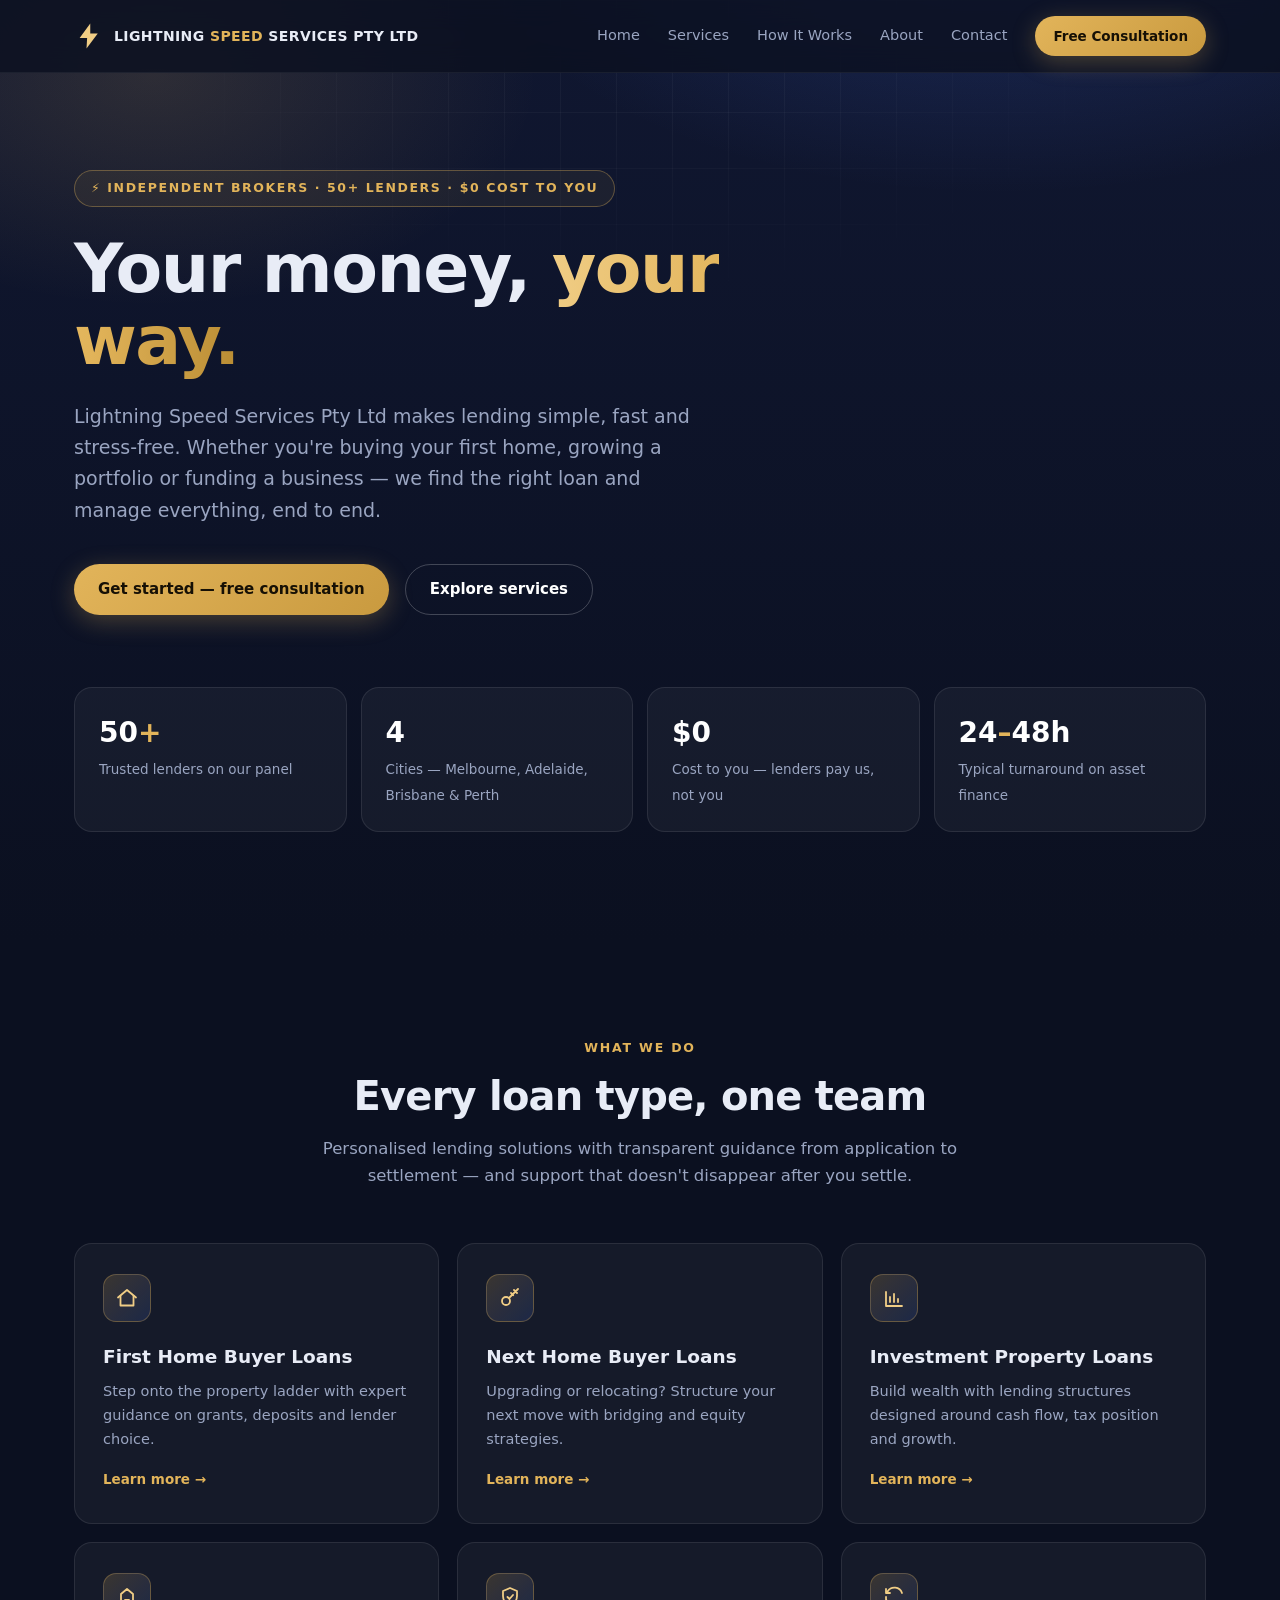
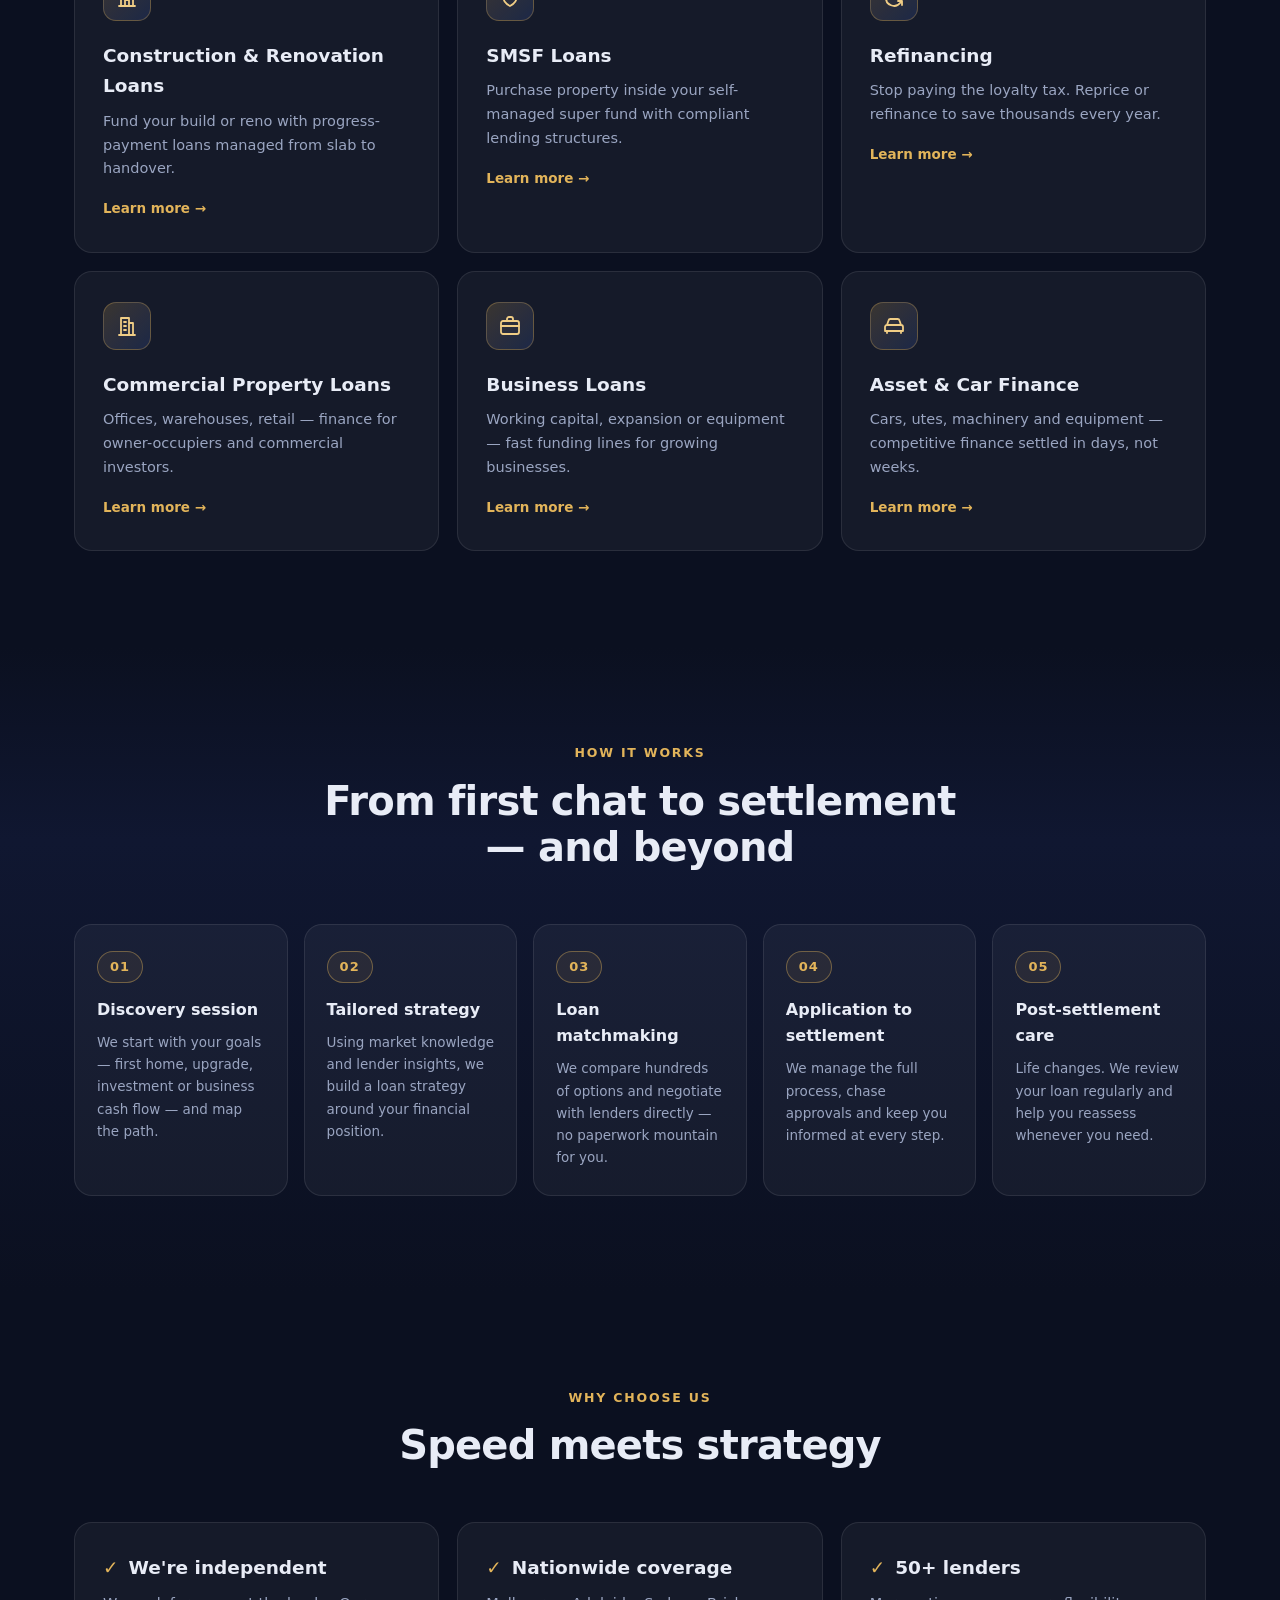
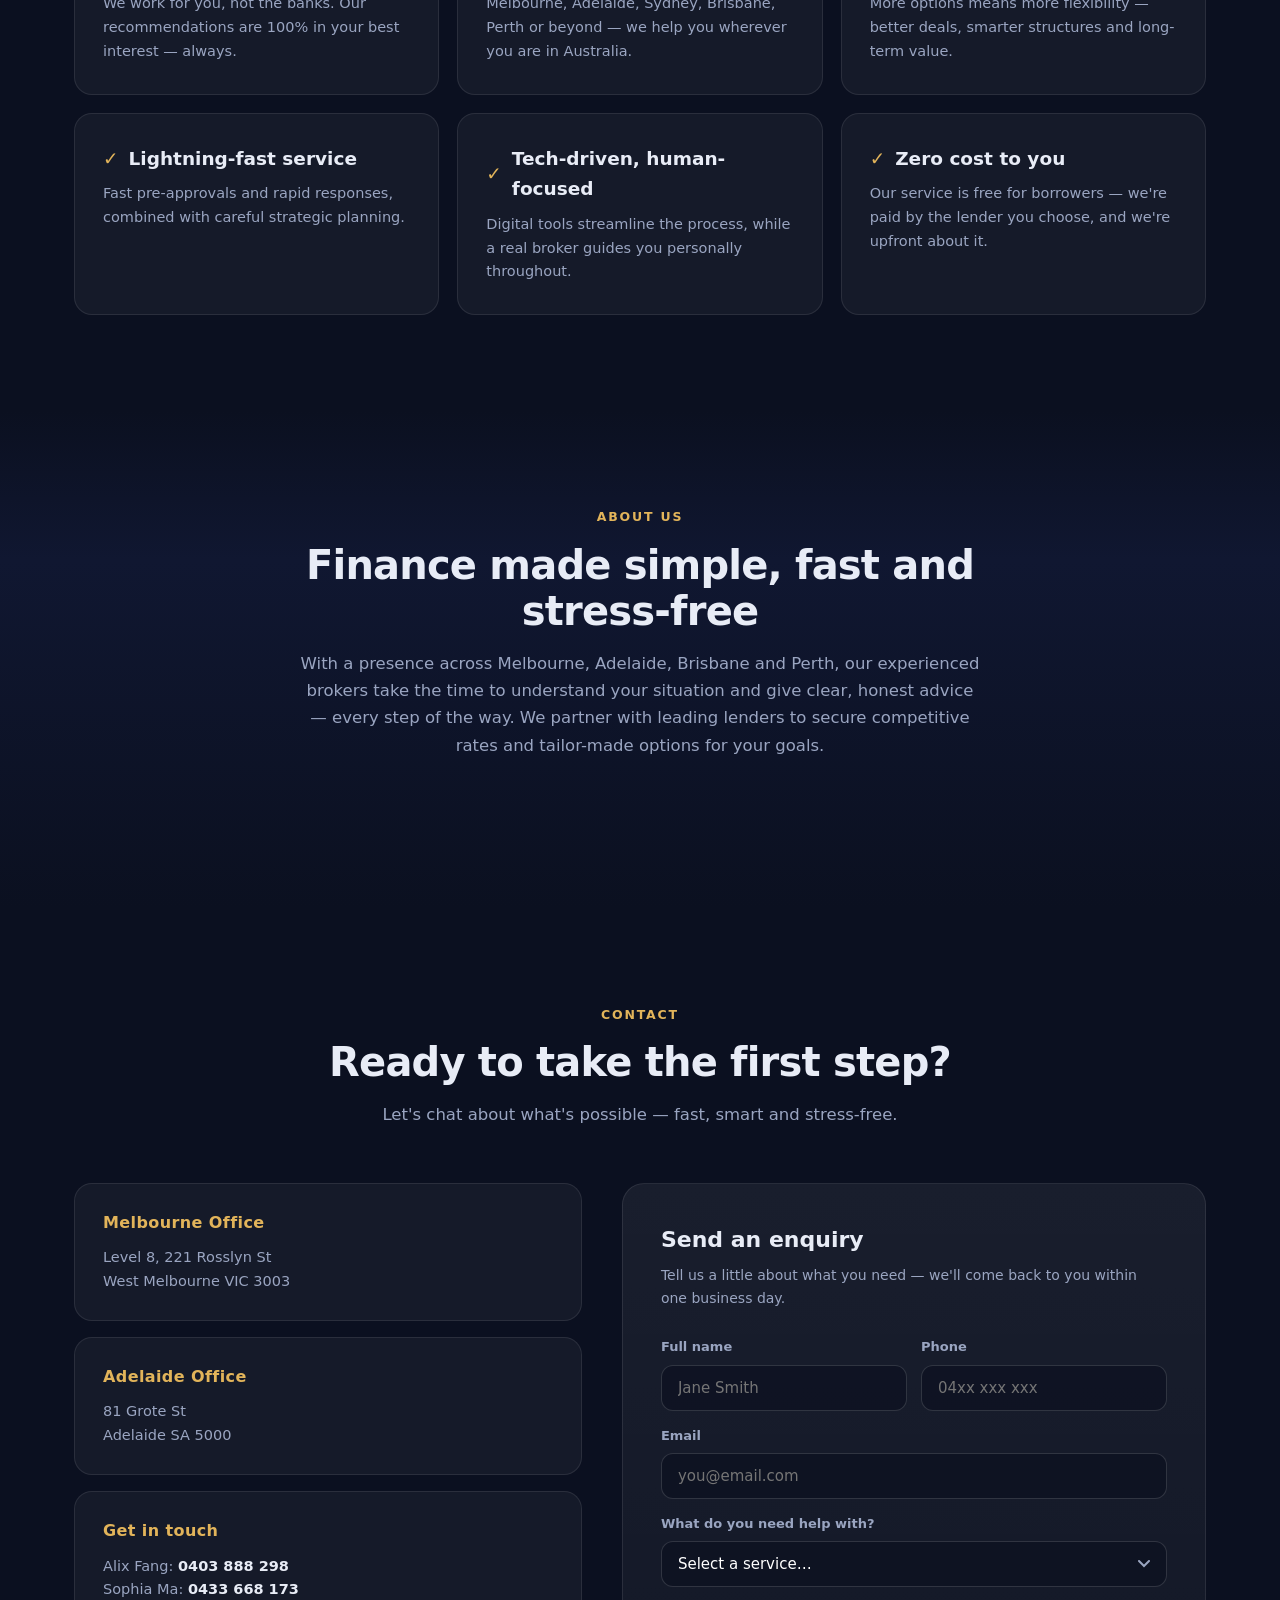
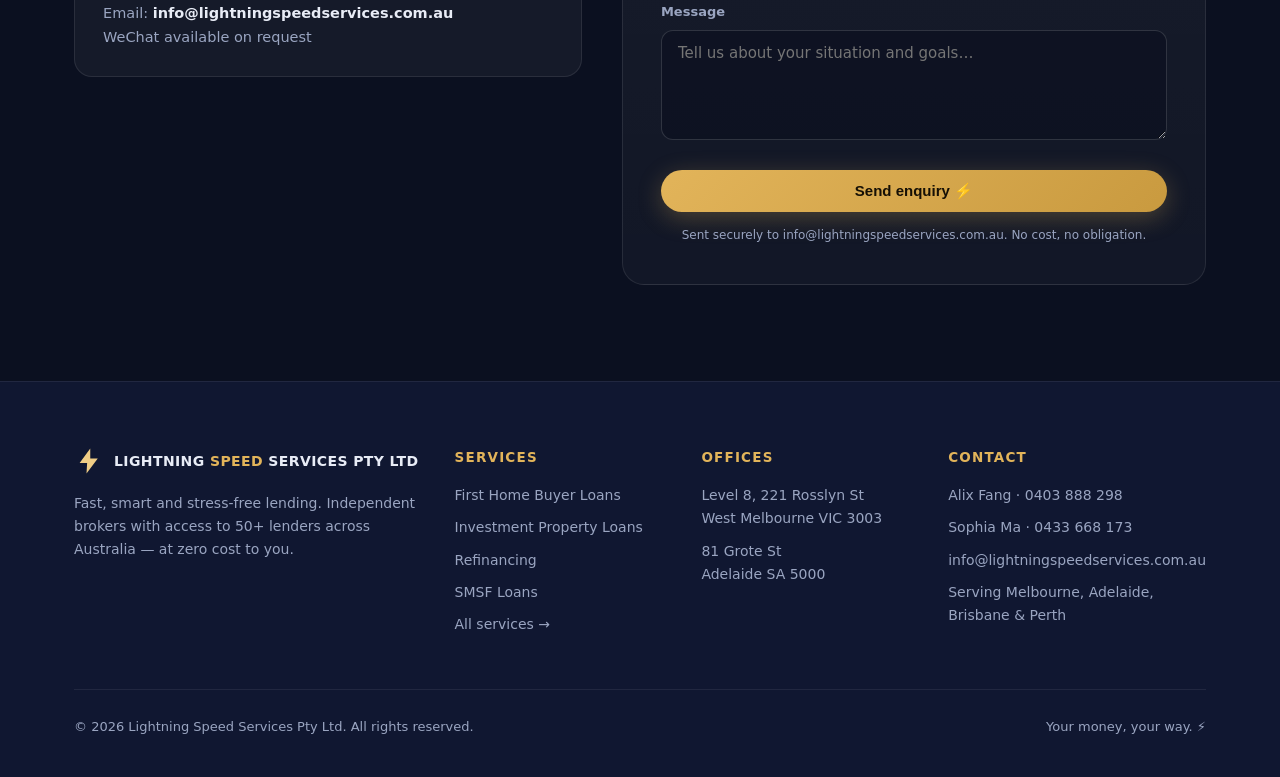
<file: index.html>
<!DOCTYPE html>
<html lang="en">
<head>
<meta charset="UTF-8">
<meta name="viewport" content="width=device-width, initial-scale=1.0">
<title>Lightning Speed Services Pty Ltd | Mortgage & Finance Brokers Australia</title>
<meta name="description" content="Independent mortgage and finance brokers with 50+ lenders. Home loans, refinancing, investment, SMSF, commercial and business finance — fast, smart, stress-free.">
<link rel="canonical" href="https://www.lightningspeedservices.com.au/">
<link rel="icon" href="data:image/svg+xml,<svg xmlns='http://www.w3.org/2000/svg' viewBox='0 0 24 24'><path d='M13 2 4.5 13.5h6L10 22l9-12h-6l0-8z' fill='%23e2b45a'/></svg>">

<link rel="stylesheet" href="styles.css">
</head>
<body id="top">
<nav class="nav">
  <div class="nav-inner">
    <a class="logo" href="#top"><svg class="bolt" viewBox="0 0 24 24" fill="none"><path d="M13 2 4.5 13.5h6L10 22l9-12h-6l0-8z" fill="url(#g1)"/><defs><linearGradient id="g1" x1="4" y1="2" x2="20" y2="22"><stop stop-color="#f0cd85"/><stop offset="1" stop-color="#c99a3f"/></linearGradient></defs></svg><span>LIGHTNING <em>SPEED</em><small>SERVICES PTY LTD</small></span></a>
    <div class="nav-links" id="navLinks">
      <a href="#top">Home</a>
      <a href="#services">Services</a>
      <a href="#process">How It Works</a>
      <a href="#about">About</a>
      <a href="#contact">Contact</a>
      <a class="btn btn-gold btn-sm" href="#contact">Free Consultation</a>
    </div>
    <button class="nav-toggle" id="navToggle" aria-label="Menu">☰</button>
  </div>
</nav>
<header class="hero">
  <div class="wrap">
    <span class="kicker">⚡ Independent brokers · 50+ lenders · $0 cost to you</span>
    <h1>Your money, <span class="grad">your way.</span></h1>
    <p class="lead">Lightning Speed Services Pty Ltd makes lending simple, fast and stress-free. Whether you're buying your first home, growing a portfolio or funding a business — we find the right loan and manage everything, end to end.</p>
    <div class="hero-cta">
      <a class="btn btn-gold" href="#contact">Get started — free consultation</a>
      <a class="btn btn-ghost" href="#services">Explore services</a>
    </div>
    <div class="stats">
      <div class="stat rv"><b>50<i>+</i></b><span>Trusted lenders on our panel</span></div>
      <div class="stat rv"><b>4</b><span>Cities — Melbourne, Adelaide, Brisbane &amp; Perth</span></div>
      <div class="stat rv"><b>$0</b><span>Cost to you — lenders pay us, not you</span></div>
      <div class="stat rv"><b>24<i>–</i>48h</b><span>Typical turnaround on asset finance</span></div>
    </div>
  </div>
</header>

<section id="services">
  <div class="wrap">
    <div class="sec-head center">
      <div class="eyebrow">What we do</div>
      <h2>Every loan type, one team</h2>
      <p>Personalised lending solutions with transparent guidance from application to settlement — and support that doesn't disappear after you settle.</p>
    </div>
    <div class="grid-3">
      <a class="card rv" href="first-home-buyer-loans.html">
        <div class="ico"><svg viewBox="0 0 24 24" fill="none" stroke-width="1.8" stroke-linecap="round" stroke-linejoin="round"><path d="M3 11.5 12 4l9 7.5"/><path d="M5.5 10v9.5h13V10"/></svg></div>
        <h3>First Home Buyer Loans</h3>
        <p>Step onto the property ladder with expert guidance on grants, deposits and lender choice.</p>
        <span class="go">Learn more →</span>
      </a>
      <a class="card rv" href="next-home-buyer-loans-1.html">
        <div class="ico"><svg viewBox="0 0 24 24" fill="none" stroke-width="1.8" stroke-linecap="round" stroke-linejoin="round"><circle cx="8" cy="15" r="4"/><path d="m11 12 9-9m-4 1 3 3m-6 0 2.2 2.2"/></svg></div>
        <h3>Next Home Buyer Loans</h3>
        <p>Upgrading or relocating? Structure your next move with bridging and equity strategies.</p>
        <span class="go">Learn more →</span>
      </a>
      <a class="card rv" href="investment-property-loans.html">
        <div class="ico"><svg viewBox="0 0 24 24" fill="none" stroke-width="1.8" stroke-linecap="round" stroke-linejoin="round"><path d="M4 20V6m0 14h16M8 16v-5m4 5V8m4 8v-3"/></svg></div>
        <h3>Investment Property Loans</h3>
        <p>Build wealth with lending structures designed around cash flow, tax position and growth.</p>
        <span class="go">Learn more →</span>
      </a>
      <a class="card rv" href="construction-renovation-loans.html">
        <div class="ico"><svg viewBox="0 0 24 24" fill="none" stroke-width="1.8" stroke-linecap="round" stroke-linejoin="round"><path d="M4 21h16M6 21V9l6-5 6 5v12M10 21v-6h4v6"/></svg></div>
        <h3>Construction & Renovation Loans</h3>
        <p>Fund your build or reno with progress-payment loans managed from slab to handover.</p>
        <span class="go">Learn more →</span>
      </a>
      <a class="card rv" href="smsf-loans.html">
        <div class="ico"><svg viewBox="0 0 24 24" fill="none" stroke-width="1.8" stroke-linecap="round" stroke-linejoin="round"><path d="M12 3 5 6v5c0 4.5 3 8 7 10 4-2 7-5.5 7-10V6l-7-3z"/><path d="m9.5 12 2 2 3.5-4"/></svg></div>
        <h3>SMSF Loans</h3>
        <p>Purchase property inside your self-managed super fund with compliant lending structures.</p>
        <span class="go">Learn more →</span>
      </a>
      <a class="card rv" href="refinancing.html">
        <div class="ico"><svg viewBox="0 0 24 24" fill="none" stroke-width="1.8" stroke-linecap="round" stroke-linejoin="round"><path d="M20 8A8 8 0 0 0 5.7 6.3L4 8m0-4v4h4m-4 4a8 8 0 0 0 14.3 5.7L20 16m0 4v-4h-4"/></svg></div>
        <h3>Refinancing</h3>
        <p>Stop paying the loyalty tax. Reprice or refinance to save thousands every year.</p>
        <span class="go">Learn more →</span>
      </a>
      <a class="card rv" href="commercial-property-loans.html">
        <div class="ico"><svg viewBox="0 0 24 24" fill="none" stroke-width="1.8" stroke-linecap="round" stroke-linejoin="round"><path d="M4 21h16M6 21V4h8v17m4 0V9h-4M9 8h2m-2 4h2m-2 4h2"/></svg></div>
        <h3>Commercial Property Loans</h3>
        <p>Offices, warehouses, retail — finance for owner-occupiers and commercial investors.</p>
        <span class="go">Learn more →</span>
      </a>
      <a class="card rv" href="business-loans.html">
        <div class="ico"><svg viewBox="0 0 24 24" fill="none" stroke-width="1.8" stroke-linecap="round" stroke-linejoin="round"><rect x="3" y="7" width="18" height="13" rx="2"/><path d="M9 7V5a2 2 0 0 1 2-2h2a2 2 0 0 1 2 2v2m-12 5h18"/></svg></div>
        <h3>Business Loans</h3>
        <p>Working capital, expansion or equipment — fast funding lines for growing businesses.</p>
        <span class="go">Learn more →</span>
      </a>
      <a class="card rv" href="asset-car-finance.html">
        <div class="ico"><svg viewBox="0 0 24 24" fill="none" stroke-width="1.8" stroke-linecap="round" stroke-linejoin="round"><path d="m5 11 1.5-4.5A2 2 0 0 1 8.4 5h7.2a2 2 0 0 1 1.9 1.5L19 11m-14 0h14m-14 0a2 2 0 0 0-2 2v4h2m14-6a2 2 0 0 1 2 2v4h-2m-14 0v2m14-2v2m-14-2h14"/></svg></div>
        <h3>Asset & Car Finance</h3>
        <p>Cars, utes, machinery and equipment — competitive finance settled in days, not weeks.</p>
        <span class="go">Learn more →</span>
      </a>
    </div>
  </div>
</section>

<section id="process" class="alt">
  <div class="wrap">
    <div class="sec-head center">
      <div class="eyebrow">How it works</div>
      <h2>From first chat to settlement — and beyond</h2>
    </div>
    <div class="steps">
      <div class="step rv"><h3>Discovery session</h3><p>We start with your goals — first home, upgrade, investment or business cash flow — and map the path.</p></div>
      <div class="step rv"><h3>Tailored strategy</h3><p>Using market knowledge and lender insights, we build a loan strategy around your financial position.</p></div>
      <div class="step rv"><h3>Loan matchmaking</h3><p>We compare hundreds of options and negotiate with lenders directly — no paperwork mountain for you.</p></div>
      <div class="step rv"><h3>Application to settlement</h3><p>We manage the full process, chase approvals and keep you informed at every step.</p></div>
      <div class="step rv"><h3>Post-settlement care</h3><p>Life changes. We review your loan regularly and help you reassess whenever you need.</p></div>
    </div>
  </div>
</section>

<section>
  <div class="wrap">
    <div class="sec-head center">
      <div class="eyebrow">Why choose us</div>
      <h2>Speed meets strategy</h2>
    </div>
    <div class="why">
      <div class="card rv"><h3><span class="tick">✓</span> We're independent</h3><p>We work for you, not the banks. Our recommendations are 100% in your best interest — always.</p></div>
      <div class="card rv"><h3><span class="tick">✓</span> Nationwide coverage</h3><p>Melbourne, Adelaide, Sydney, Brisbane, Perth or beyond — we help you wherever you are in Australia.</p></div>
      <div class="card rv"><h3><span class="tick">✓</span> 50+ lenders</h3><p>More options means more flexibility — better deals, smarter structures and long-term value.</p></div>
      <div class="card rv"><h3><span class="tick">✓</span> Lightning-fast service</h3><p>Fast pre-approvals and rapid responses, combined with careful strategic planning.</p></div>
      <div class="card rv"><h3><span class="tick">✓</span> Tech-driven, human-focused</h3><p>Digital tools streamline the process, while a real broker guides you personally throughout.</p></div>
      <div class="card rv"><h3><span class="tick">✓</span> Zero cost to you</h3><p>Our service is free for borrowers — we're paid by the lender you choose, and we're upfront about it.</p></div>
    </div>
  </div>
</section>

<section id="about" class="alt">
  <div class="wrap">
    <div class="sec-head center">
      <div class="eyebrow">About us</div>
      <h2>Finance made simple, fast and stress-free</h2>
      <p>With a presence across Melbourne, Adelaide, Brisbane and Perth, our experienced brokers take the time to understand your situation and give clear, honest advice — every step of the way. We partner with leading lenders to secure competitive rates and tailor-made options for your goals.</p>
    </div>
  </div>
</section>

<section id="contact">
  <div class="wrap">
    <div class="sec-head center">
      <div class="eyebrow">Contact</div>
      <h2>Ready to take the first step?</h2>
      <p>Let's chat about what's possible — fast, smart and stress-free.</p>
    </div>
    <div class="contact-grid">
      <div>
        <div class="office rv">
          <h3>Melbourne Office</h3>
          <p>Level 8, 221 Rosslyn St<br>West Melbourne VIC 3003</p>
        </div>
        <div class="office rv">
          <h3>Adelaide Office</h3>
          <p>81 Grote St<br>Adelaide SA 5000</p>
        </div>
        <div class="office rv">
          <h3>Get in touch</h3>
          <p>Alix Fang: <a href="tel:+61403888298">0403 888 298</a><br>
          Sophia Ma: <a href="tel:+61433668173">0433 668 173</a><br>
          Email: <a href="mailto:info@lightningspeedservices.com.au">info@lightningspeedservices.com.au</a><br>
          WeChat available on request</p>
        </div>
      </div>
      
<div class="form">
  <h3>Send an enquiry</h3>
  <p class="sub">Tell us a little about what you need — we'll come back to you within one business day.</p>
  <form action="https://formsubmit.co/info@lightningspeedservices.com.au" method="POST">
    <input type="hidden" name="_subject" value="New website enquiry — Lightning Speed Services Pty Ltd">
    <input type="hidden" name="_template" value="table">
    <input type="hidden" name="_captcha" value="false">
    <input type="hidden" name="_next" value="https://www.lightningspeedservices.com.au/thanks.html">
    <input type="text" name="_honey" style="display:none">
    <div class="frow">
      <div class="field"><label for="f-name">Full name</label><input id="f-name" type="text" name="name" placeholder="Jane Smith" required></div>
      <div class="field"><label for="f-phone">Phone</label><input id="f-phone" type="tel" name="phone" placeholder="04xx xxx xxx" required></div>
    </div>
    <div class="field"><label for="f-email">Email</label><input id="f-email" type="email" name="email" placeholder="you@email.com" required></div>
    <div class="field"><label for="f-type">What do you need help with?</label>
      <select id="f-type" name="enquiry_type" required>
        <option value="" disabled selected>Select a service…</option>
        <option>First Home Buyer Loan</option>
        <option>Next Home Buyer Loan</option>
        <option>Investment Property Loan</option>
        <option>Construction &amp; Renovation Loan</option>
        <option>SMSF Loan</option>
        <option>Refinancing</option>
        <option>Commercial Property Loan</option>
        <option>Business Loan</option>
        <option>Asset &amp; Car Finance</option>
        <option>Something else</option>
      </select>
    </div>
    <div class="field"><label for="f-msg">Message</label><textarea id="f-msg" name="message" placeholder="Tell us about your situation and goals…"></textarea></div>
    <button class="btn btn-gold" type="submit">Send enquiry ⚡</button>
    <p class="note">Sent securely to info@lightningspeedservices.com.au. No cost, no obligation.</p>
  </form>
</div>
    </div>
  </div>
</section>

<footer>
  <div class="wrap">
    <div class="foot">
      <div>
        <a class="logo" href="#top" style="margin-bottom:16px"><svg class="bolt" viewBox="0 0 24 24" fill="none"><path d="M13 2 4.5 13.5h6L10 22l9-12h-6l0-8z" fill="url(#g1)"/><defs><linearGradient id="g1" x1="4" y1="2" x2="20" y2="22"><stop stop-color="#f0cd85"/><stop offset="1" stop-color="#c99a3f"/></linearGradient></defs></svg><span>LIGHTNING <em>SPEED</em><small>SERVICES PTY LTD</small></span></a>
        <p>Fast, smart and stress-free lending. Independent brokers with access to 50+ lenders across Australia — at zero cost to you.</p>
      </div>
      <div>
        <h4>Services</h4>
        <a href="first-home-buyer-loans.html">First Home Buyer Loans</a>
        <a href="investment-property-loans.html">Investment Property Loans</a>
        <a href="refinancing.html">Refinancing</a>
        <a href="smsf-loans.html">SMSF Loans</a>
        <a href="service-list.html">All services →</a>
      </div>
      <div>
        <h4>Offices</h4>
        <p>Level 8, 221 Rosslyn St<br>West Melbourne VIC 3003</p>
        <p>81 Grote St<br>Adelaide SA 5000</p>
      </div>
      <div>
        <h4>Contact</h4>
        <a href="tel:+61403888298">Alix Fang · 0403 888 298</a>
        <a href="tel:+61433668173">Sophia Ma · 0433 668 173</a>
        <a href="mailto:info@lightningspeedservices.com.au">info@lightningspeedservices.com.au</a>
        <p>Serving Melbourne, Adelaide,<br>Brisbane &amp; Perth</p>
      </div>
    </div>
    <div class="copyright">
      <span>© 2026 Lightning Speed Services Pty Ltd. All rights reserved.</span>
      <span>Your money, your way. ⚡</span>
    </div>
  </div>
</footer>
<script>
const t=document.getElementById('navToggle'),l=document.getElementById('navLinks');
if(t)t.addEventListener('click',()=>l.classList.toggle('open'));
const io=new IntersectionObserver(es=>es.forEach(e=>{if(e.isIntersecting){e.target.classList.add('on');io.unobserve(e.target)}}),{threshold:.12});
document.querySelectorAll('.rv').forEach(el=>io.observe(el));
</script>
</body>
</html>
</file>
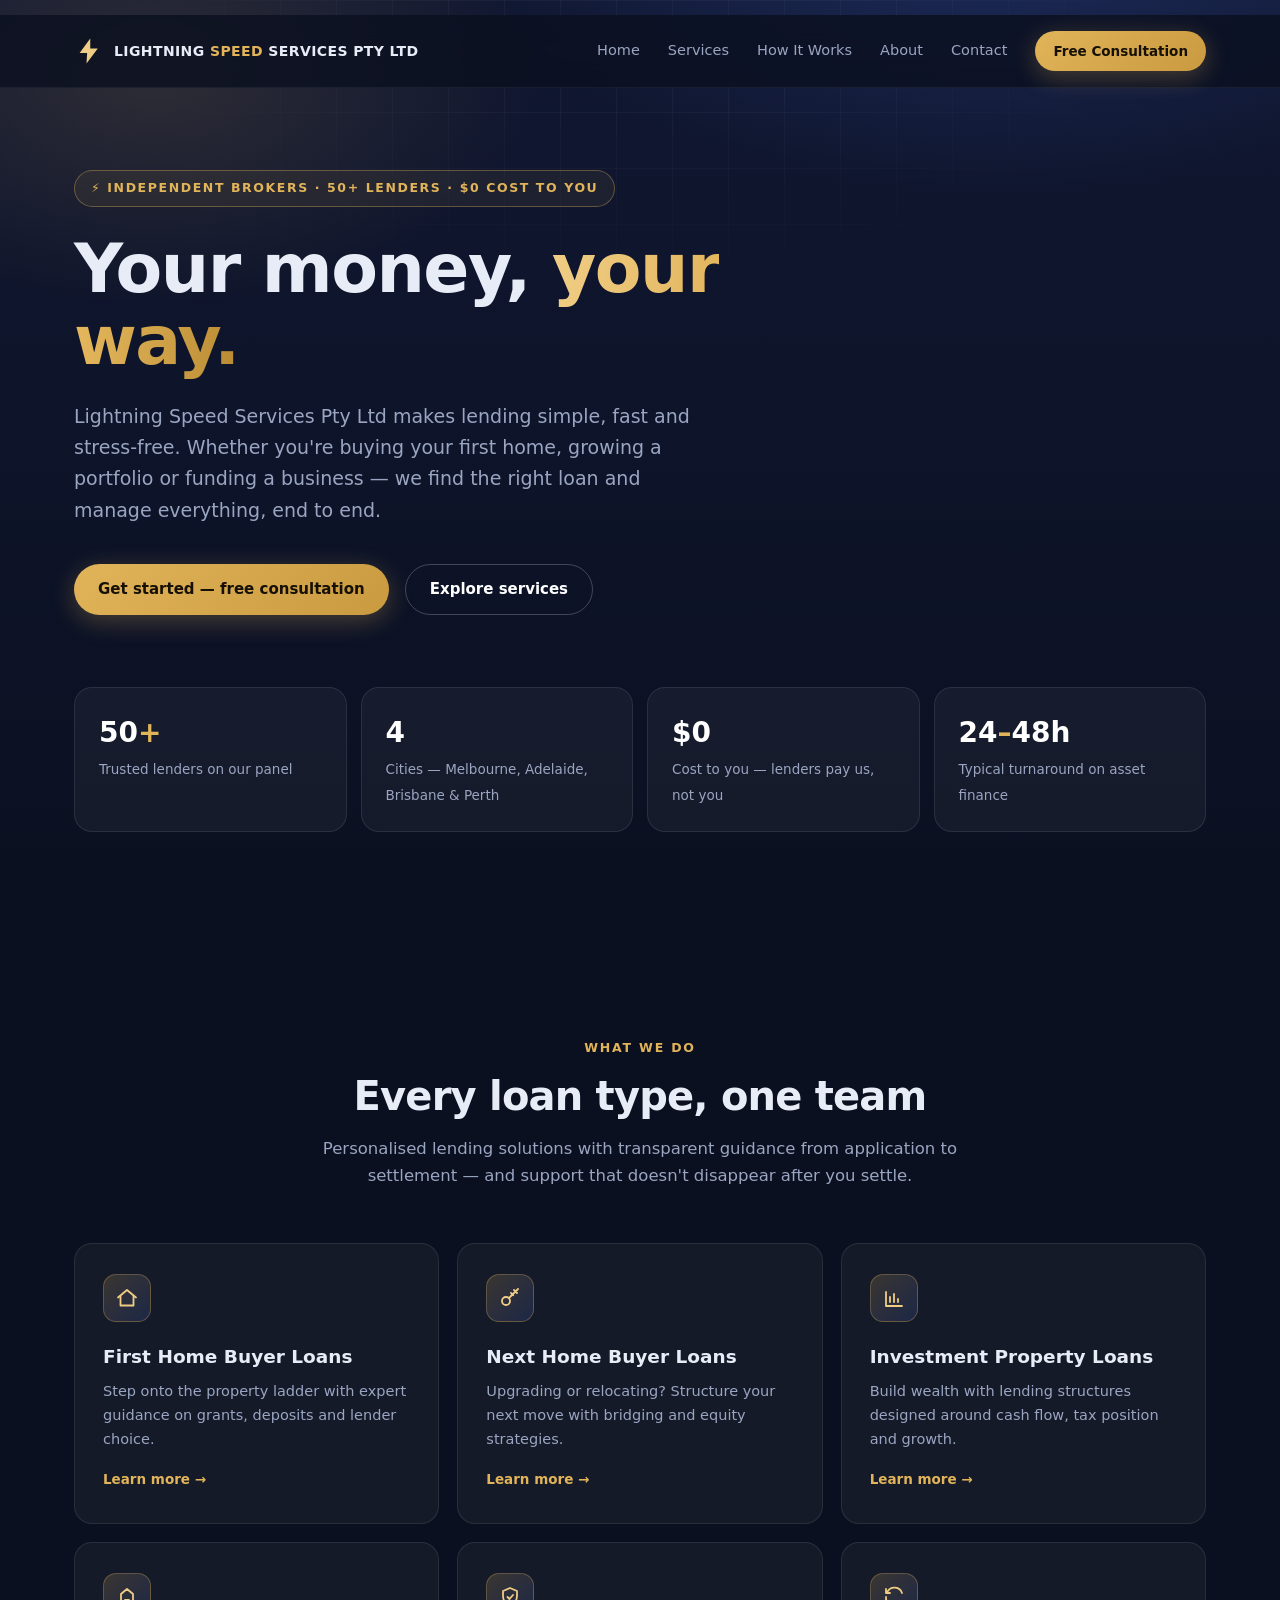
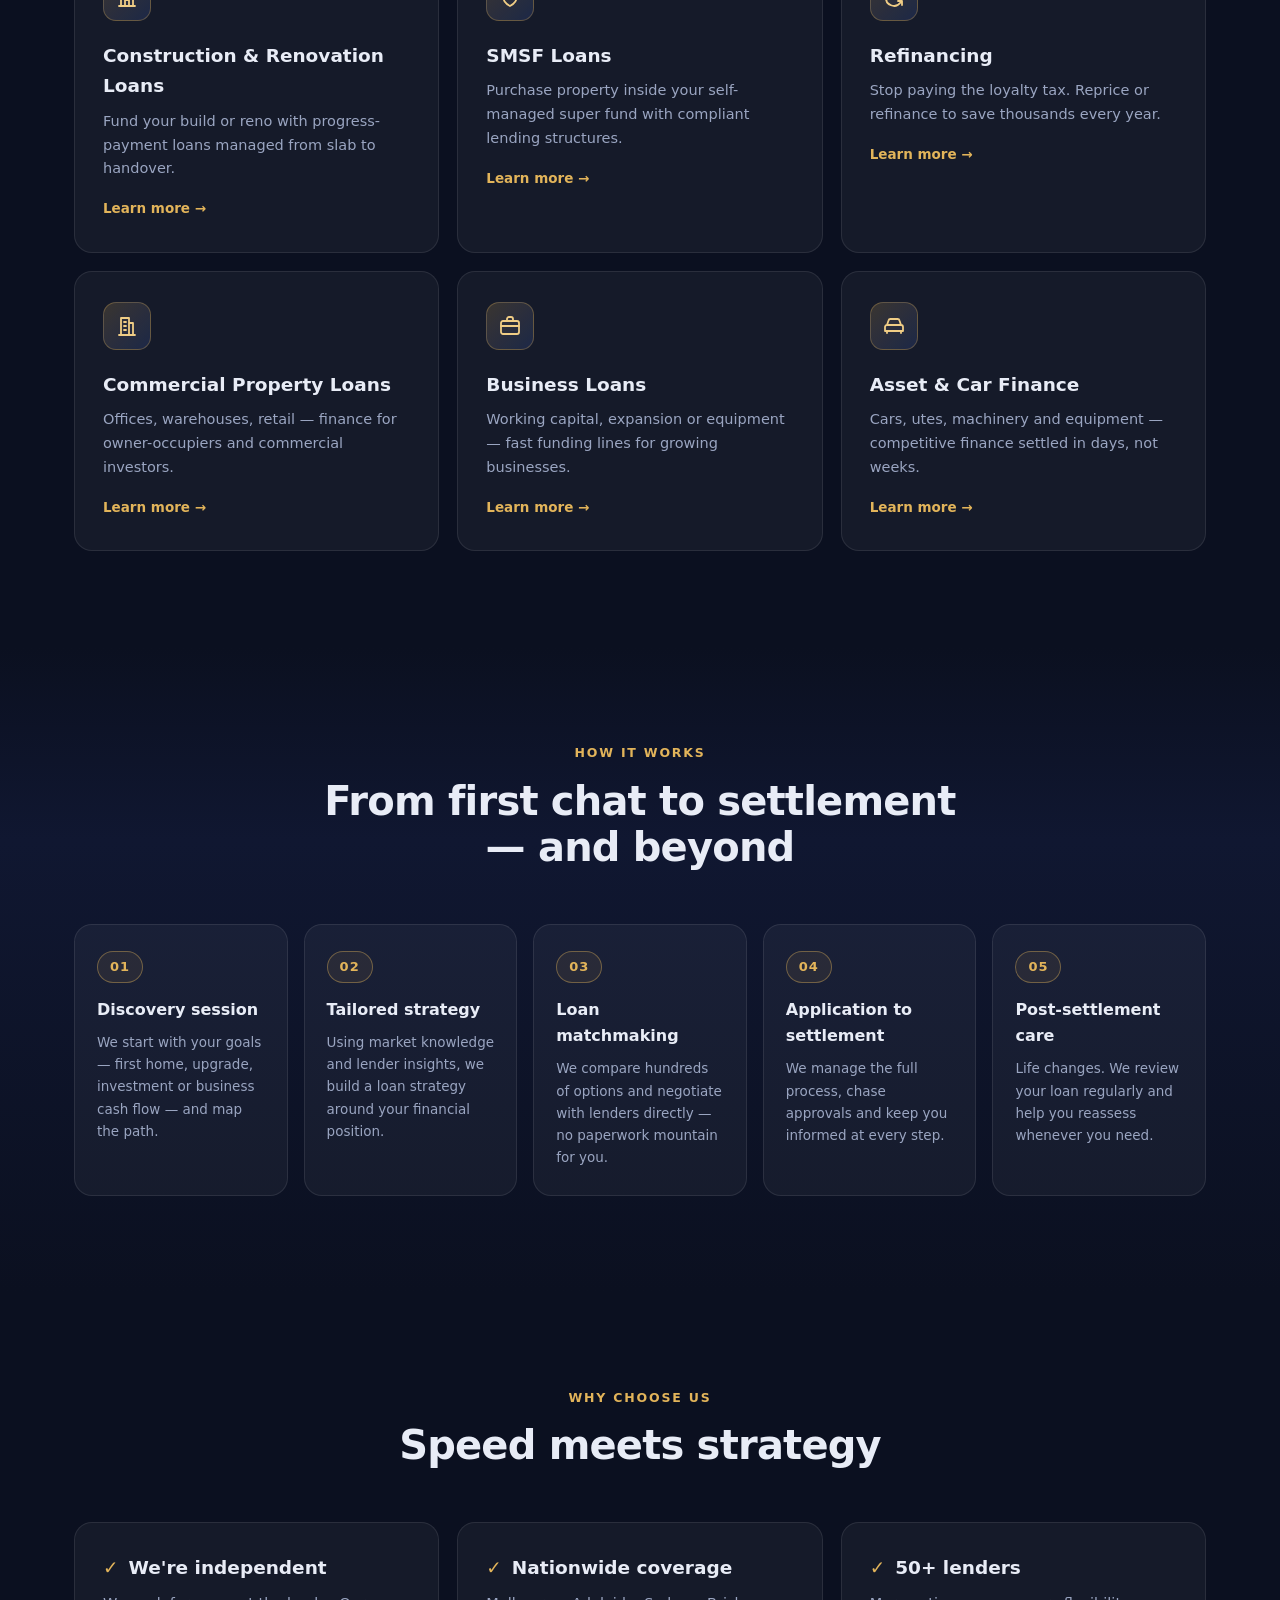
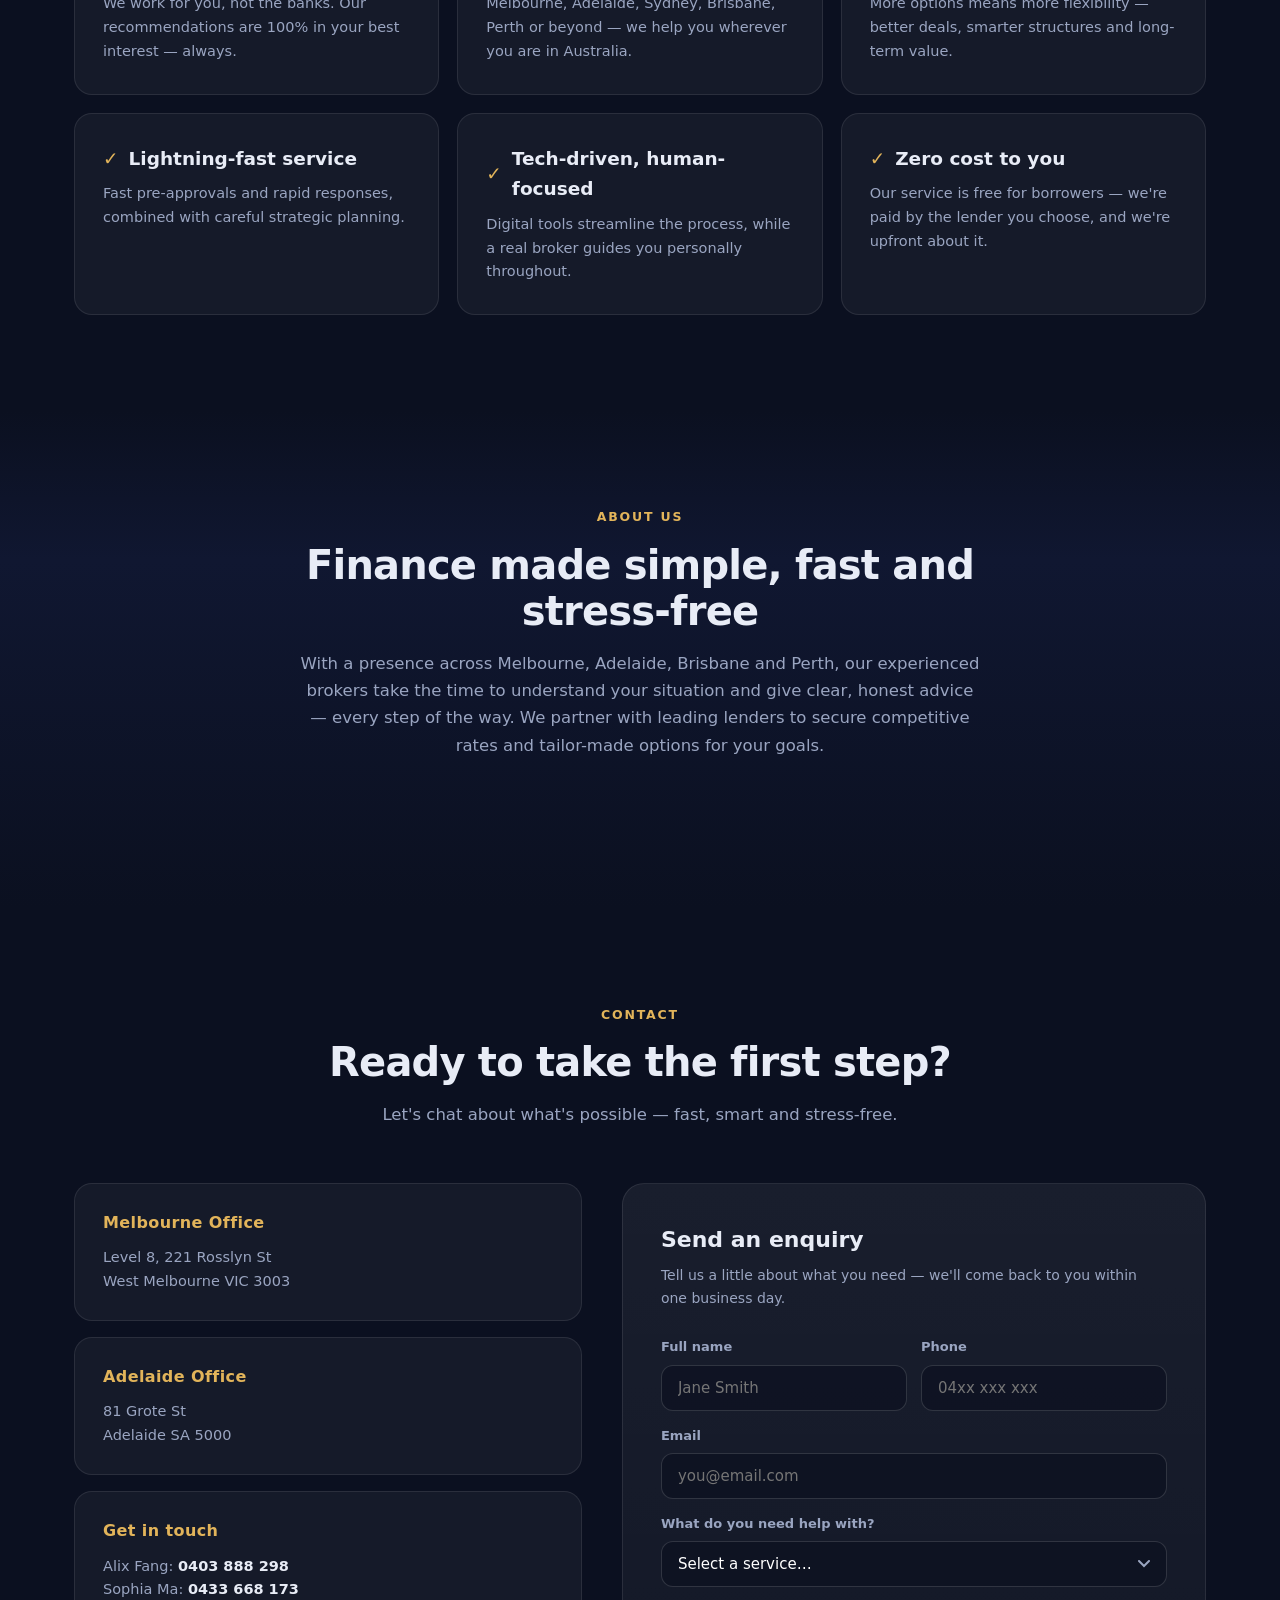
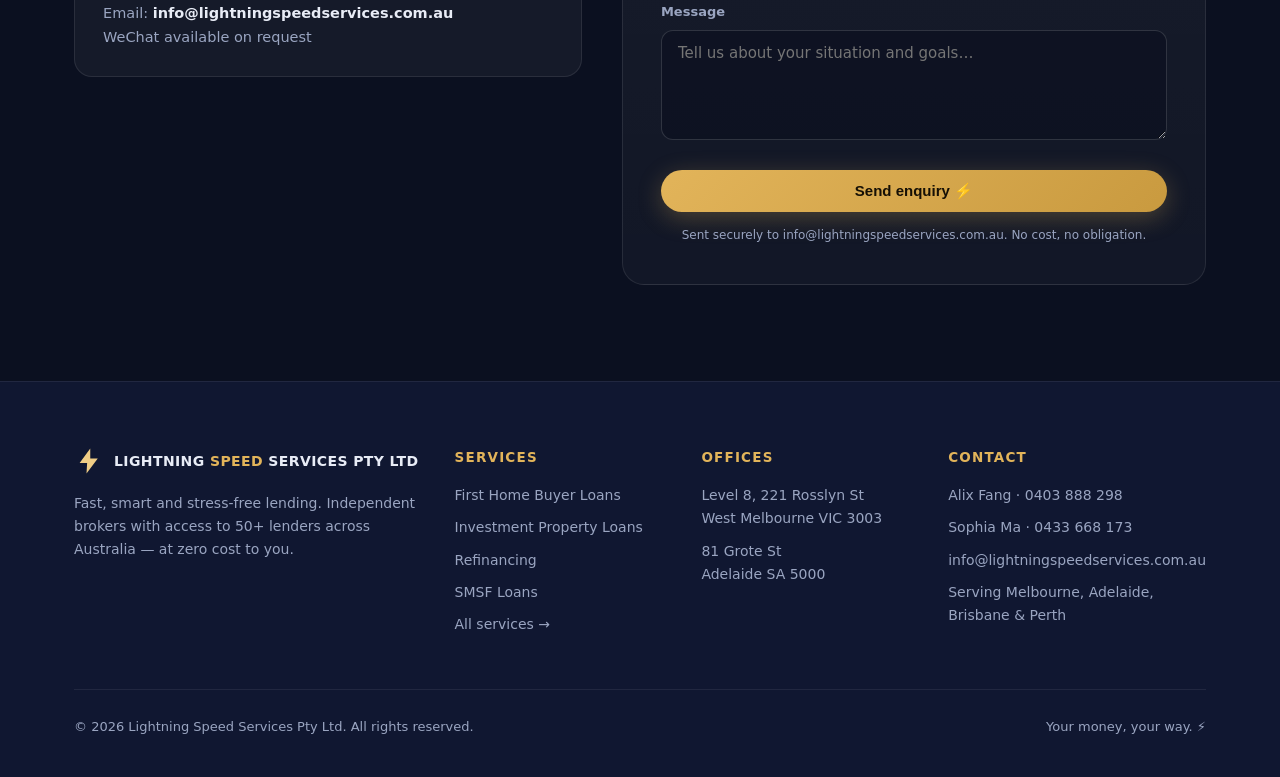
<file: about-1.html>
<!DOCTYPE html><html lang="en"><head><meta charset="UTF-8">
<meta http-equiv="refresh" content="0;url=index.html#about">
<link rel="canonical" href="https://www.lightningspeedservices.com.au/index.html#about">
<title>Lightning Speed Services Pty Ltd</title></head>
<body style="background:#0b1020;color:#e8ecf6;font-family:sans-serif;display:flex;align-items:center;justify-content:center;height:100vh">
<p>Redirecting… <a href="index.html#about" style="color:#e2b45a">Continue</a></p></body></html>
</file>
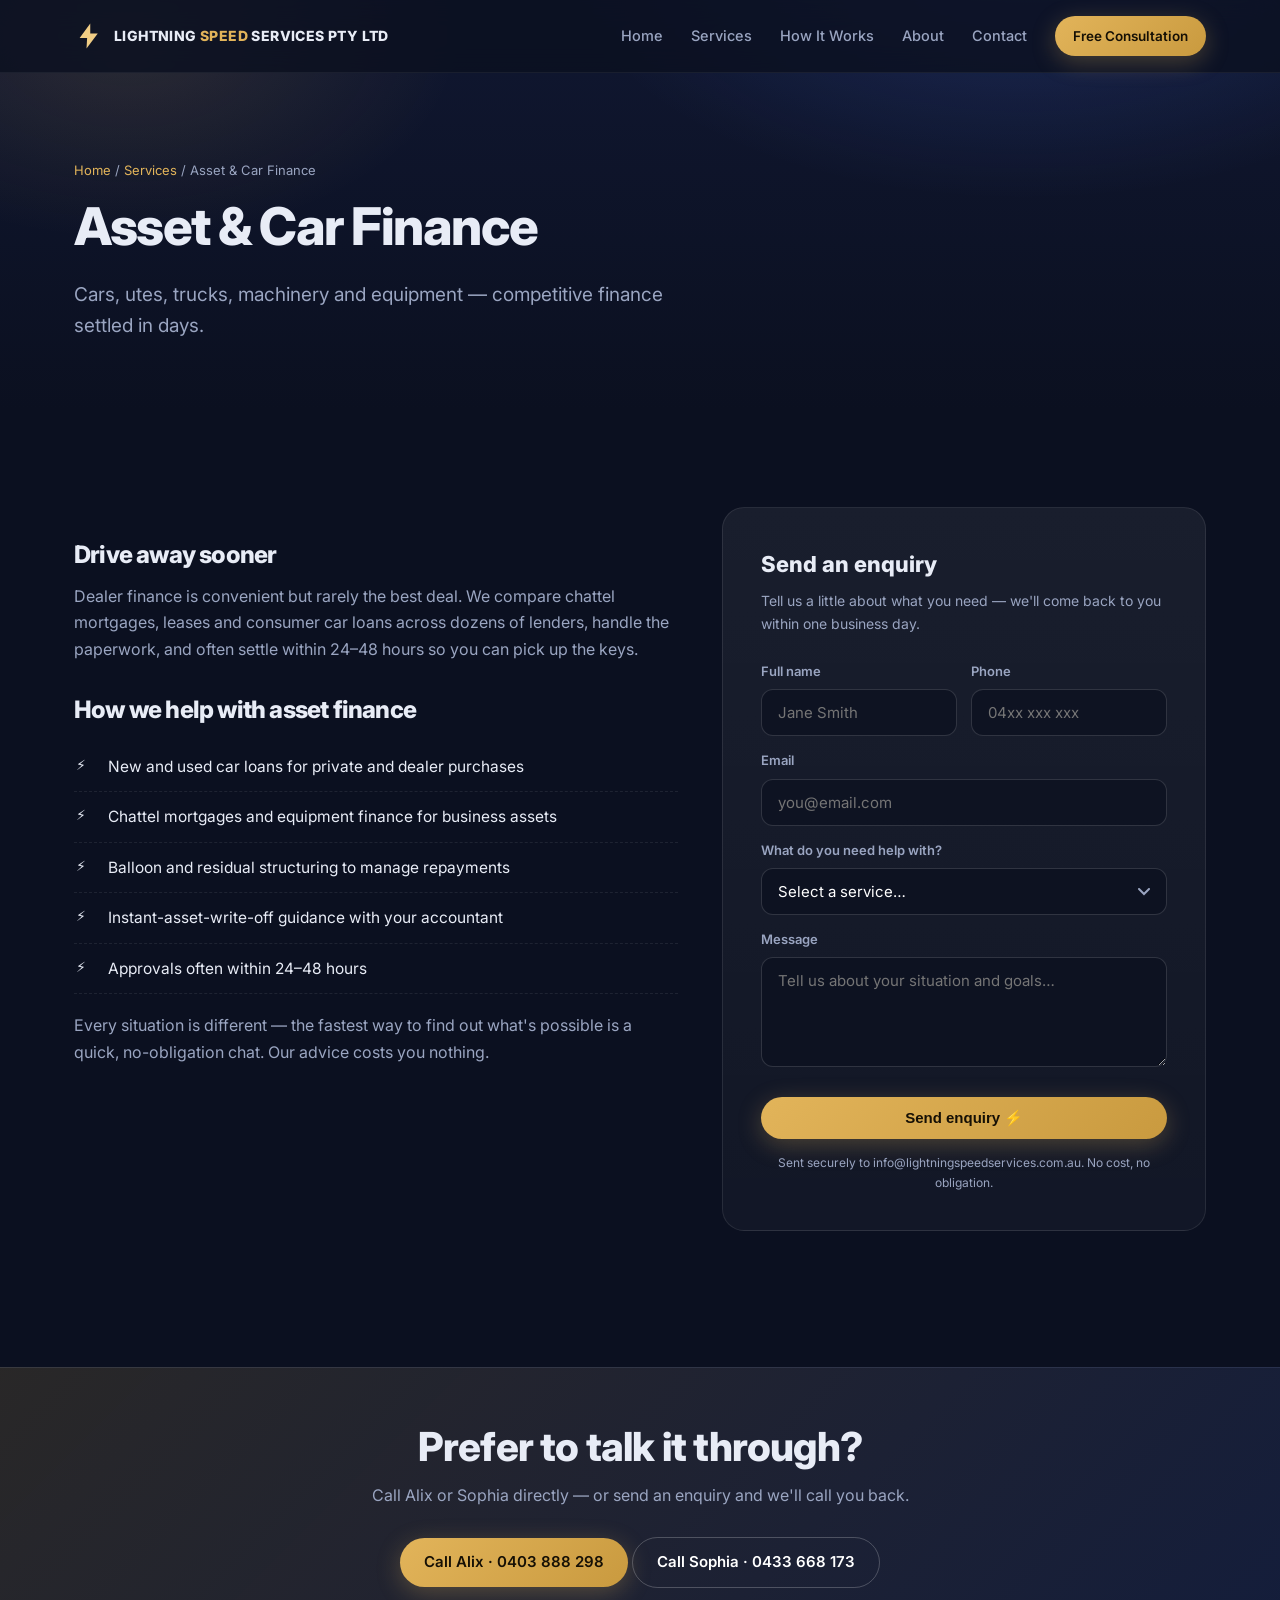
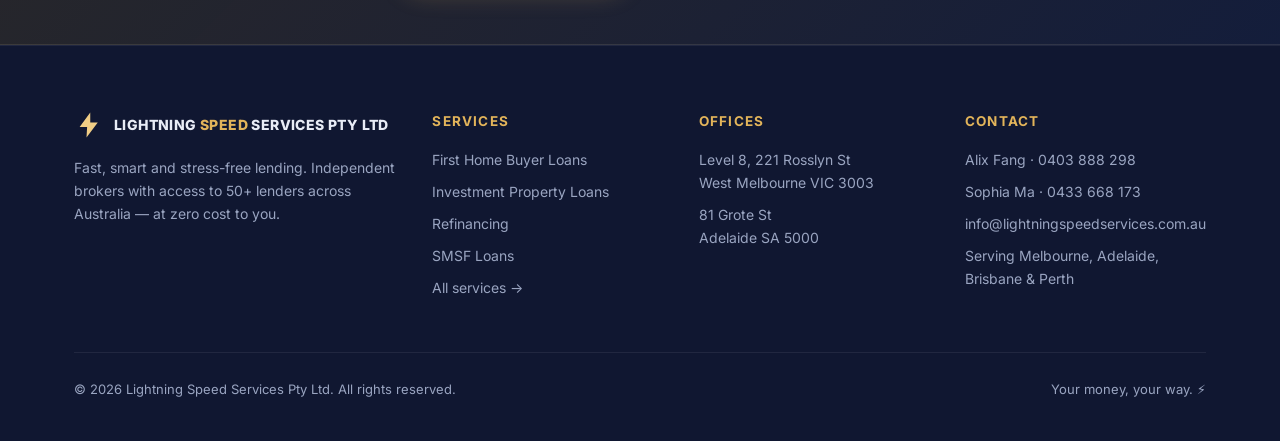
<file: asset-car-finance.html>
<!DOCTYPE html>
<html lang="en">
<head>
<meta charset="UTF-8">
<meta name="viewport" content="width=device-width, initial-scale=1.0">
<title>Asset & Car Finance | Lightning Speed Services Pty Ltd</title>
<meta name="description" content="Cars, utes, machinery and equipment — competitive finance settled in days, not weeks. Independent brokers, 50+ lenders, zero cost to you.">
<link rel="canonical" href="https://www.lightningspeedservices.com.au/asset-car-finance.html">
<link rel="icon" href="data:image/svg+xml,<svg xmlns='http://www.w3.org/2000/svg' viewBox='0 0 24 24'><path d='M13 2 4.5 13.5h6L10 22l9-12h-6l0-8z' fill='%23e2b45a'/></svg>">
<link rel="preconnect" href="https://fonts.googleapis.com">
<link rel="preconnect" href="https://fonts.gstatic.com" crossorigin>
<link href="https://fonts.googleapis.com/css2?family=Inter:wght@400;500;600;700;800&display=swap" rel="stylesheet">
<link rel="stylesheet" href="styles.css">
</head>
<body>
<nav class="nav">
  <div class="nav-inner">
    <a class="logo" href="index.html"><svg class="bolt" viewBox="0 0 24 24" fill="none"><path d="M13 2 4.5 13.5h6L10 22l9-12h-6l0-8z" fill="url(#g1)"/><defs><linearGradient id="g1" x1="4" y1="2" x2="20" y2="22"><stop stop-color="#f0cd85"/><stop offset="1" stop-color="#c99a3f"/></linearGradient></defs></svg><span>LIGHTNING <em>SPEED</em><small>SERVICES PTY LTD</small></span></a>
    <div class="nav-links" id="navLinks">
      <a href="index.html">Home</a>
      <a href="index.html#services">Services</a>
      <a href="index.html#process">How It Works</a>
      <a href="index.html#about">About</a>
      <a href="index.html#contact">Contact</a>
      <a class="btn btn-gold btn-sm" href="index.html#contact">Free Consultation</a>
    </div>
    <button class="nav-toggle" id="navToggle" aria-label="Menu">☰</button>
  </div>
</nav>
<header class="page-hero">
  <div class="wrap">
    <div class="crumb"><a href="index.html">Home</a> / <a href="service-list.html">Services</a> / Asset & Car Finance</div>
    <h1>Asset & Car Finance</h1>
    <p class="lead">Cars, utes, trucks, machinery and equipment — competitive finance settled in days.</p>
  </div>
</header>
<section>
  <div class="wrap split">
    <div class="prose">
      <h2>Drive away sooner</h2>
      <p>Dealer finance is convenient but rarely the best deal. We compare chattel mortgages, leases and consumer car loans across dozens of lenders, handle the paperwork, and often settle within 24–48 hours so you can pick up the keys.</p>
      <h2>How we help with asset finance</h2>
      <ul class="list"><li>New and used car loans for private and dealer purchases</li><li>Chattel mortgages and equipment finance for business assets</li><li>Balloon and residual structuring to manage repayments</li><li>Instant-asset-write-off guidance with your accountant</li><li>Approvals often within 24–48 hours</li></ul>
      <p>Every situation is different — the fastest way to find out what's possible is a quick, no-obligation chat. Our advice costs you nothing.</p>
    </div>
    <div class="side-card">
<div class="form">
  <h3>Send an enquiry</h3>
  <p class="sub">Tell us a little about what you need — we'll come back to you within one business day.</p>
  <form action="https://formsubmit.co/info@lightningspeedservices.com.au" method="POST">
    <input type="hidden" name="_subject" value="New website enquiry — Lightning Speed Services Pty Ltd">
    <input type="hidden" name="_template" value="table">
    <input type="hidden" name="_captcha" value="false">
    <input type="hidden" name="_next" value="https://www.lightningspeedservices.com.au/thanks.html">
    <input type="text" name="_honey" style="display:none">
    <div class="frow">
      <div class="field"><label for="f-name">Full name</label><input id="f-name" type="text" name="name" placeholder="Jane Smith" required></div>
      <div class="field"><label for="f-phone">Phone</label><input id="f-phone" type="tel" name="phone" placeholder="04xx xxx xxx" required></div>
    </div>
    <div class="field"><label for="f-email">Email</label><input id="f-email" type="email" name="email" placeholder="you@email.com" required></div>
    <div class="field"><label for="f-type">What do you need help with?</label>
      <select id="f-type" name="enquiry_type" required>
        <option value="" disabled selected>Select a service…</option>
        <option>First Home Buyer Loan</option>
        <option>Next Home Buyer Loan</option>
        <option>Investment Property Loan</option>
        <option>Construction &amp; Renovation Loan</option>
        <option>SMSF Loan</option>
        <option>Refinancing</option>
        <option>Commercial Property Loan</option>
        <option>Business Loan</option>
        <option>Asset &amp; Car Finance</option>
        <option>Something else</option>
      </select>
    </div>
    <div class="field"><label for="f-msg">Message</label><textarea id="f-msg" name="message" placeholder="Tell us about your situation and goals…"></textarea></div>
    <button class="btn btn-gold" type="submit">Send enquiry ⚡</button>
    <p class="note">Sent securely to info@lightningspeedservices.com.au. No cost, no obligation.</p>
  </form>
</div></div>
  </div>
</section>
<div class="cta-band">
  <div class="wrap">
    <h2>Prefer to talk it through?</h2>
    <p>Call Alix or Sophia directly — or send an enquiry and we'll call you back.</p>
    <a class="btn btn-gold" href="tel:+61403888298">Call Alix · 0403 888 298</a>
    <a class="btn btn-ghost" href="tel:+61433668173">Call Sophia · 0433 668 173</a>
  </div>
</div>

<footer>
  <div class="wrap">
    <div class="foot">
      <div>
        <a class="logo" href="index.html" style="margin-bottom:16px"><svg class="bolt" viewBox="0 0 24 24" fill="none"><path d="M13 2 4.5 13.5h6L10 22l9-12h-6l0-8z" fill="url(#g1)"/><defs><linearGradient id="g1" x1="4" y1="2" x2="20" y2="22"><stop stop-color="#f0cd85"/><stop offset="1" stop-color="#c99a3f"/></linearGradient></defs></svg><span>LIGHTNING <em>SPEED</em><small>SERVICES PTY LTD</small></span></a>
        <p>Fast, smart and stress-free lending. Independent brokers with access to 50+ lenders across Australia — at zero cost to you.</p>
      </div>
      <div>
        <h4>Services</h4>
        <a href="first-home-buyer-loans.html">First Home Buyer Loans</a>
        <a href="investment-property-loans.html">Investment Property Loans</a>
        <a href="refinancing.html">Refinancing</a>
        <a href="smsf-loans.html">SMSF Loans</a>
        <a href="service-list.html">All services →</a>
      </div>
      <div>
        <h4>Offices</h4>
        <p>Level 8, 221 Rosslyn St<br>West Melbourne VIC 3003</p>
        <p>81 Grote St<br>Adelaide SA 5000</p>
      </div>
      <div>
        <h4>Contact</h4>
        <a href="tel:+61403888298">Alix Fang · 0403 888 298</a>
        <a href="tel:+61433668173">Sophia Ma · 0433 668 173</a>
        <a href="mailto:info@lightningspeedservices.com.au">info@lightningspeedservices.com.au</a>
        <p>Serving Melbourne, Adelaide,<br>Brisbane &amp; Perth</p>
      </div>
    </div>
    <div class="copyright">
      <span>© 2026 Lightning Speed Services Pty Ltd. All rights reserved.</span>
      <span>Your money, your way. ⚡</span>
    </div>
  </div>
</footer>
<script>
const t=document.getElementById('navToggle'),l=document.getElementById('navLinks');
if(t)t.addEventListener('click',()=>l.classList.toggle('open'));
const io=new IntersectionObserver(es=>es.forEach(e=>{if(e.isIntersecting){e.target.classList.add('on');io.unobserve(e.target)}}),{threshold:.12});
document.querySelectorAll('.rv').forEach(el=>io.observe(el));
</script>
</body>
</html>
</file>
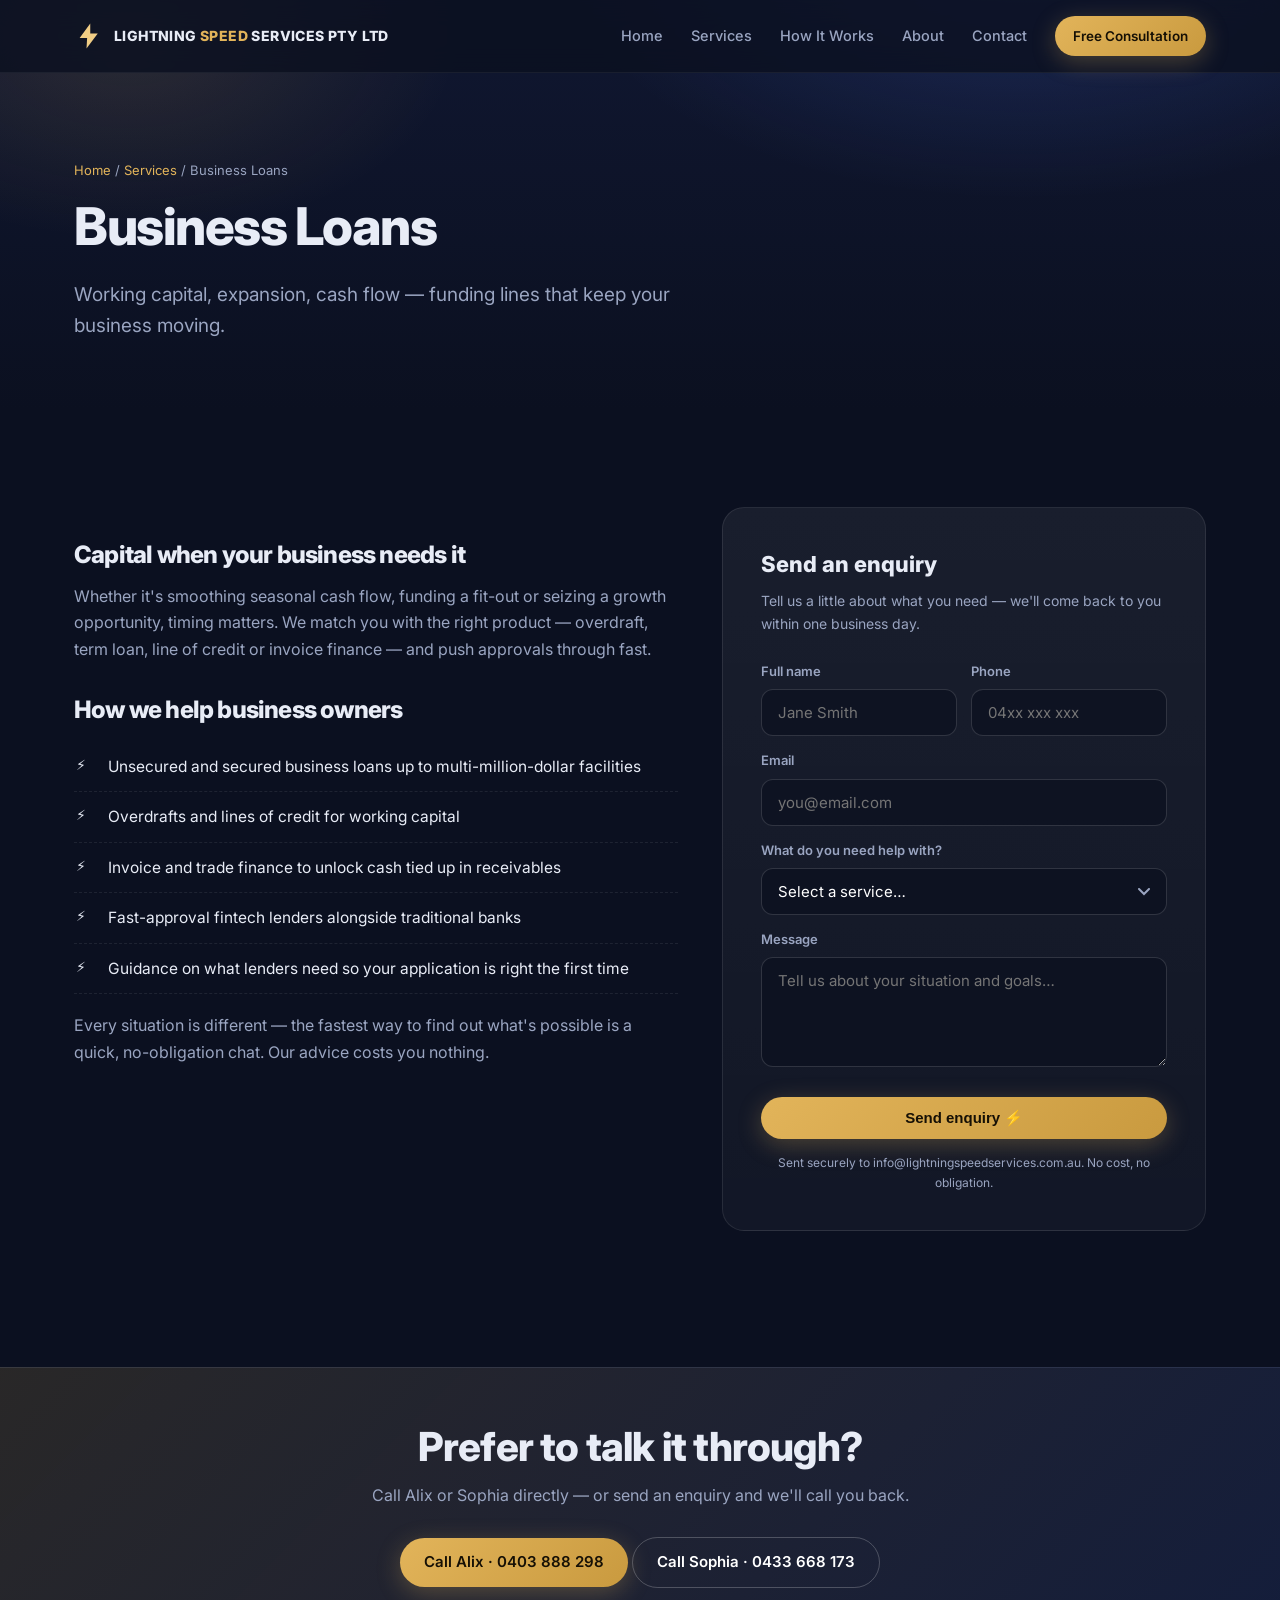
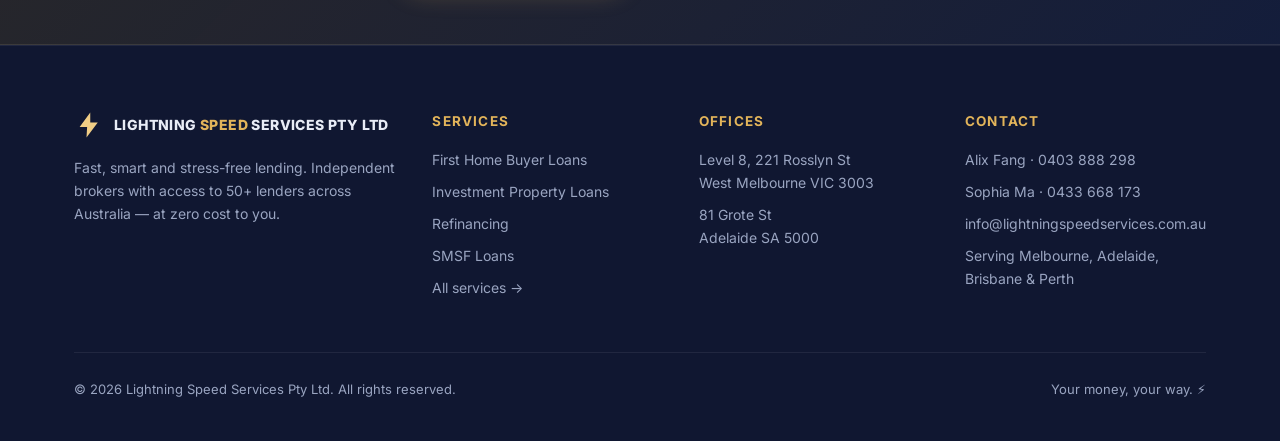
<file: business-loans.html>
<!DOCTYPE html>
<html lang="en">
<head>
<meta charset="UTF-8">
<meta name="viewport" content="width=device-width, initial-scale=1.0">
<title>Business Loans | Lightning Speed Services Pty Ltd</title>
<meta name="description" content="Working capital, expansion or equipment — fast funding lines for growing businesses. Independent brokers, 50+ lenders, zero cost to you.">
<link rel="canonical" href="https://www.lightningspeedservices.com.au/business-loans.html">
<link rel="icon" href="data:image/svg+xml,<svg xmlns='http://www.w3.org/2000/svg' viewBox='0 0 24 24'><path d='M13 2 4.5 13.5h6L10 22l9-12h-6l0-8z' fill='%23e2b45a'/></svg>">
<link rel="preconnect" href="https://fonts.googleapis.com">
<link rel="preconnect" href="https://fonts.gstatic.com" crossorigin>
<link href="https://fonts.googleapis.com/css2?family=Inter:wght@400;500;600;700;800&display=swap" rel="stylesheet">
<link rel="stylesheet" href="styles.css">
</head>
<body>
<nav class="nav">
  <div class="nav-inner">
    <a class="logo" href="index.html"><svg class="bolt" viewBox="0 0 24 24" fill="none"><path d="M13 2 4.5 13.5h6L10 22l9-12h-6l0-8z" fill="url(#g1)"/><defs><linearGradient id="g1" x1="4" y1="2" x2="20" y2="22"><stop stop-color="#f0cd85"/><stop offset="1" stop-color="#c99a3f"/></linearGradient></defs></svg><span>LIGHTNING <em>SPEED</em><small>SERVICES PTY LTD</small></span></a>
    <div class="nav-links" id="navLinks">
      <a href="index.html">Home</a>
      <a href="index.html#services">Services</a>
      <a href="index.html#process">How It Works</a>
      <a href="index.html#about">About</a>
      <a href="index.html#contact">Contact</a>
      <a class="btn btn-gold btn-sm" href="index.html#contact">Free Consultation</a>
    </div>
    <button class="nav-toggle" id="navToggle" aria-label="Menu">☰</button>
  </div>
</nav>
<header class="page-hero">
  <div class="wrap">
    <div class="crumb"><a href="index.html">Home</a> / <a href="service-list.html">Services</a> / Business Loans</div>
    <h1>Business Loans</h1>
    <p class="lead">Working capital, expansion, cash flow — funding lines that keep your business moving.</p>
  </div>
</header>
<section>
  <div class="wrap split">
    <div class="prose">
      <h2>Capital when your business needs it</h2>
      <p>Whether it's smoothing seasonal cash flow, funding a fit-out or seizing a growth opportunity, timing matters. We match you with the right product — overdraft, term loan, line of credit or invoice finance — and push approvals through fast.</p>
      <h2>How we help business owners</h2>
      <ul class="list"><li>Unsecured and secured business loans up to multi-million-dollar facilities</li><li>Overdrafts and lines of credit for working capital</li><li>Invoice and trade finance to unlock cash tied up in receivables</li><li>Fast-approval fintech lenders alongside traditional banks</li><li>Guidance on what lenders need so your application is right the first time</li></ul>
      <p>Every situation is different — the fastest way to find out what's possible is a quick, no-obligation chat. Our advice costs you nothing.</p>
    </div>
    <div class="side-card">
<div class="form">
  <h3>Send an enquiry</h3>
  <p class="sub">Tell us a little about what you need — we'll come back to you within one business day.</p>
  <form action="https://formsubmit.co/info@lightningspeedservices.com.au" method="POST">
    <input type="hidden" name="_subject" value="New website enquiry — Lightning Speed Services Pty Ltd">
    <input type="hidden" name="_template" value="table">
    <input type="hidden" name="_captcha" value="false">
    <input type="hidden" name="_next" value="https://www.lightningspeedservices.com.au/thanks.html">
    <input type="text" name="_honey" style="display:none">
    <div class="frow">
      <div class="field"><label for="f-name">Full name</label><input id="f-name" type="text" name="name" placeholder="Jane Smith" required></div>
      <div class="field"><label for="f-phone">Phone</label><input id="f-phone" type="tel" name="phone" placeholder="04xx xxx xxx" required></div>
    </div>
    <div class="field"><label for="f-email">Email</label><input id="f-email" type="email" name="email" placeholder="you@email.com" required></div>
    <div class="field"><label for="f-type">What do you need help with?</label>
      <select id="f-type" name="enquiry_type" required>
        <option value="" disabled selected>Select a service…</option>
        <option>First Home Buyer Loan</option>
        <option>Next Home Buyer Loan</option>
        <option>Investment Property Loan</option>
        <option>Construction &amp; Renovation Loan</option>
        <option>SMSF Loan</option>
        <option>Refinancing</option>
        <option>Commercial Property Loan</option>
        <option>Business Loan</option>
        <option>Asset &amp; Car Finance</option>
        <option>Something else</option>
      </select>
    </div>
    <div class="field"><label for="f-msg">Message</label><textarea id="f-msg" name="message" placeholder="Tell us about your situation and goals…"></textarea></div>
    <button class="btn btn-gold" type="submit">Send enquiry ⚡</button>
    <p class="note">Sent securely to info@lightningspeedservices.com.au. No cost, no obligation.</p>
  </form>
</div></div>
  </div>
</section>
<div class="cta-band">
  <div class="wrap">
    <h2>Prefer to talk it through?</h2>
    <p>Call Alix or Sophia directly — or send an enquiry and we'll call you back.</p>
    <a class="btn btn-gold" href="tel:+61403888298">Call Alix · 0403 888 298</a>
    <a class="btn btn-ghost" href="tel:+61433668173">Call Sophia · 0433 668 173</a>
  </div>
</div>

<footer>
  <div class="wrap">
    <div class="foot">
      <div>
        <a class="logo" href="index.html" style="margin-bottom:16px"><svg class="bolt" viewBox="0 0 24 24" fill="none"><path d="M13 2 4.5 13.5h6L10 22l9-12h-6l0-8z" fill="url(#g1)"/><defs><linearGradient id="g1" x1="4" y1="2" x2="20" y2="22"><stop stop-color="#f0cd85"/><stop offset="1" stop-color="#c99a3f"/></linearGradient></defs></svg><span>LIGHTNING <em>SPEED</em><small>SERVICES PTY LTD</small></span></a>
        <p>Fast, smart and stress-free lending. Independent brokers with access to 50+ lenders across Australia — at zero cost to you.</p>
      </div>
      <div>
        <h4>Services</h4>
        <a href="first-home-buyer-loans.html">First Home Buyer Loans</a>
        <a href="investment-property-loans.html">Investment Property Loans</a>
        <a href="refinancing.html">Refinancing</a>
        <a href="smsf-loans.html">SMSF Loans</a>
        <a href="service-list.html">All services →</a>
      </div>
      <div>
        <h4>Offices</h4>
        <p>Level 8, 221 Rosslyn St<br>West Melbourne VIC 3003</p>
        <p>81 Grote St<br>Adelaide SA 5000</p>
      </div>
      <div>
        <h4>Contact</h4>
        <a href="tel:+61403888298">Alix Fang · 0403 888 298</a>
        <a href="tel:+61433668173">Sophia Ma · 0433 668 173</a>
        <a href="mailto:info@lightningspeedservices.com.au">info@lightningspeedservices.com.au</a>
        <p>Serving Melbourne, Adelaide,<br>Brisbane &amp; Perth</p>
      </div>
    </div>
    <div class="copyright">
      <span>© 2026 Lightning Speed Services Pty Ltd. All rights reserved.</span>
      <span>Your money, your way. ⚡</span>
    </div>
  </div>
</footer>
<script>
const t=document.getElementById('navToggle'),l=document.getElementById('navLinks');
if(t)t.addEventListener('click',()=>l.classList.toggle('open'));
const io=new IntersectionObserver(es=>es.forEach(e=>{if(e.isIntersecting){e.target.classList.add('on');io.unobserve(e.target)}}),{threshold:.12});
document.querySelectorAll('.rv').forEach(el=>io.observe(el));
</script>
</body>
</html>
</file>
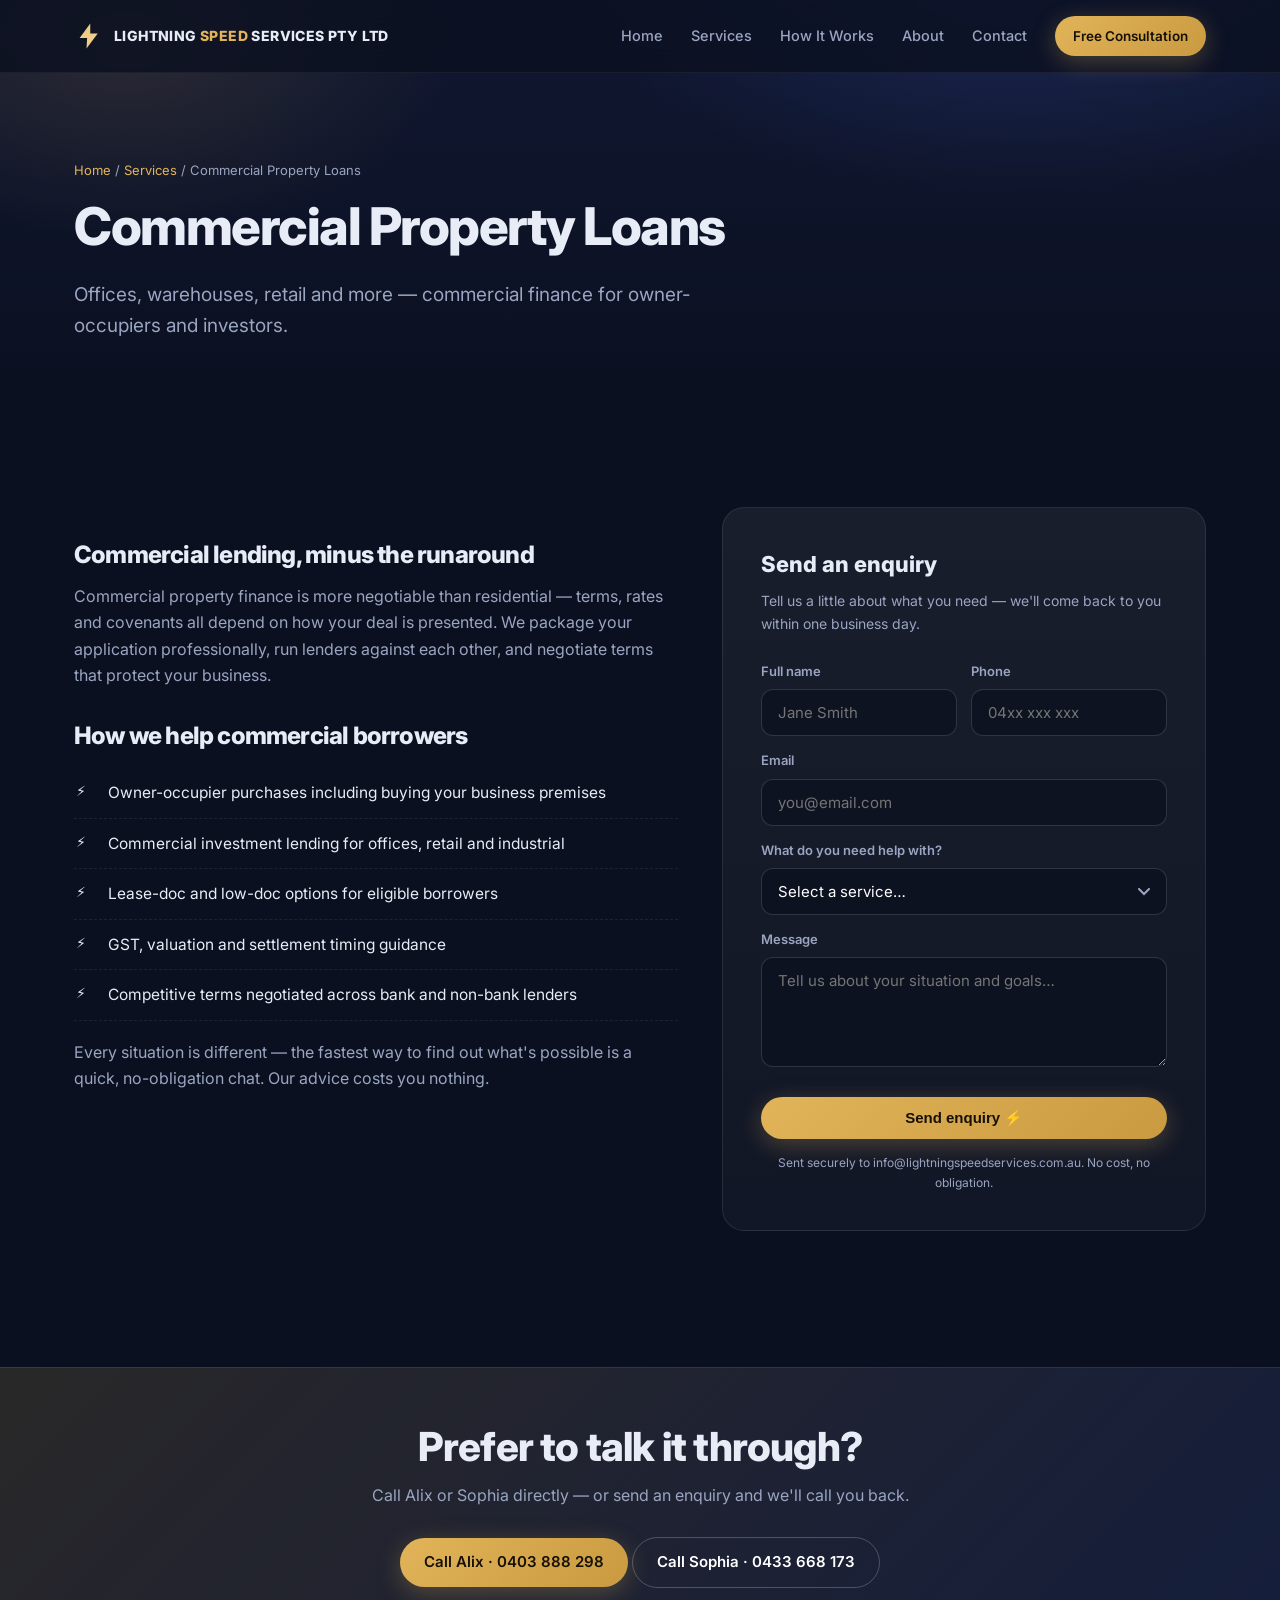
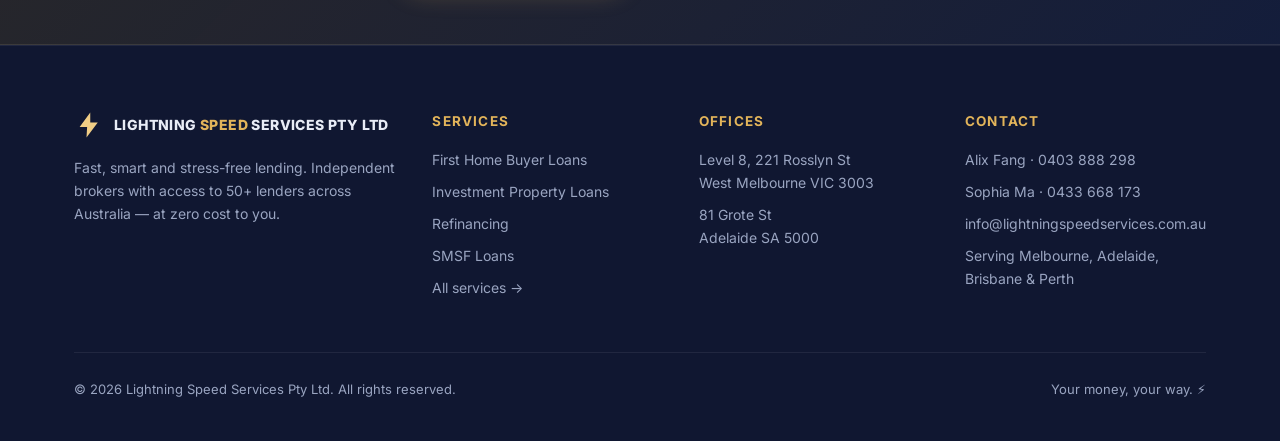
<file: commercial-property-loans.html>
<!DOCTYPE html>
<html lang="en">
<head>
<meta charset="UTF-8">
<meta name="viewport" content="width=device-width, initial-scale=1.0">
<title>Commercial Property Loans | Lightning Speed Services Pty Ltd</title>
<meta name="description" content="Offices, warehouses, retail — finance for owner-occupiers and commercial investors. Independent brokers, 50+ lenders, zero cost to you.">
<link rel="canonical" href="https://www.lightningspeedservices.com.au/commercial-property-loans.html">
<link rel="icon" href="data:image/svg+xml,<svg xmlns='http://www.w3.org/2000/svg' viewBox='0 0 24 24'><path d='M13 2 4.5 13.5h6L10 22l9-12h-6l0-8z' fill='%23e2b45a'/></svg>">
<link rel="preconnect" href="https://fonts.googleapis.com">
<link rel="preconnect" href="https://fonts.gstatic.com" crossorigin>
<link href="https://fonts.googleapis.com/css2?family=Inter:wght@400;500;600;700;800&display=swap" rel="stylesheet">
<link rel="stylesheet" href="styles.css">
</head>
<body>
<nav class="nav">
  <div class="nav-inner">
    <a class="logo" href="index.html"><svg class="bolt" viewBox="0 0 24 24" fill="none"><path d="M13 2 4.5 13.5h6L10 22l9-12h-6l0-8z" fill="url(#g1)"/><defs><linearGradient id="g1" x1="4" y1="2" x2="20" y2="22"><stop stop-color="#f0cd85"/><stop offset="1" stop-color="#c99a3f"/></linearGradient></defs></svg><span>LIGHTNING <em>SPEED</em><small>SERVICES PTY LTD</small></span></a>
    <div class="nav-links" id="navLinks">
      <a href="index.html">Home</a>
      <a href="index.html#services">Services</a>
      <a href="index.html#process">How It Works</a>
      <a href="index.html#about">About</a>
      <a href="index.html#contact">Contact</a>
      <a class="btn btn-gold btn-sm" href="index.html#contact">Free Consultation</a>
    </div>
    <button class="nav-toggle" id="navToggle" aria-label="Menu">☰</button>
  </div>
</nav>
<header class="page-hero">
  <div class="wrap">
    <div class="crumb"><a href="index.html">Home</a> / <a href="service-list.html">Services</a> / Commercial Property Loans</div>
    <h1>Commercial Property Loans</h1>
    <p class="lead">Offices, warehouses, retail and more — commercial finance for owner-occupiers and investors.</p>
  </div>
</header>
<section>
  <div class="wrap split">
    <div class="prose">
      <h2>Commercial lending, minus the runaround</h2>
      <p>Commercial property finance is more negotiable than residential — terms, rates and covenants all depend on how your deal is presented. We package your application professionally, run lenders against each other, and negotiate terms that protect your business.</p>
      <h2>How we help commercial borrowers</h2>
      <ul class="list"><li>Owner-occupier purchases including buying your business premises</li><li>Commercial investment lending for offices, retail and industrial</li><li>Lease-doc and low-doc options for eligible borrowers</li><li>GST, valuation and settlement timing guidance</li><li>Competitive terms negotiated across bank and non-bank lenders</li></ul>
      <p>Every situation is different — the fastest way to find out what's possible is a quick, no-obligation chat. Our advice costs you nothing.</p>
    </div>
    <div class="side-card">
<div class="form">
  <h3>Send an enquiry</h3>
  <p class="sub">Tell us a little about what you need — we'll come back to you within one business day.</p>
  <form action="https://formsubmit.co/info@lightningspeedservices.com.au" method="POST">
    <input type="hidden" name="_subject" value="New website enquiry — Lightning Speed Services Pty Ltd">
    <input type="hidden" name="_template" value="table">
    <input type="hidden" name="_captcha" value="false">
    <input type="hidden" name="_next" value="https://www.lightningspeedservices.com.au/thanks.html">
    <input type="text" name="_honey" style="display:none">
    <div class="frow">
      <div class="field"><label for="f-name">Full name</label><input id="f-name" type="text" name="name" placeholder="Jane Smith" required></div>
      <div class="field"><label for="f-phone">Phone</label><input id="f-phone" type="tel" name="phone" placeholder="04xx xxx xxx" required></div>
    </div>
    <div class="field"><label for="f-email">Email</label><input id="f-email" type="email" name="email" placeholder="you@email.com" required></div>
    <div class="field"><label for="f-type">What do you need help with?</label>
      <select id="f-type" name="enquiry_type" required>
        <option value="" disabled selected>Select a service…</option>
        <option>First Home Buyer Loan</option>
        <option>Next Home Buyer Loan</option>
        <option>Investment Property Loan</option>
        <option>Construction &amp; Renovation Loan</option>
        <option>SMSF Loan</option>
        <option>Refinancing</option>
        <option>Commercial Property Loan</option>
        <option>Business Loan</option>
        <option>Asset &amp; Car Finance</option>
        <option>Something else</option>
      </select>
    </div>
    <div class="field"><label for="f-msg">Message</label><textarea id="f-msg" name="message" placeholder="Tell us about your situation and goals…"></textarea></div>
    <button class="btn btn-gold" type="submit">Send enquiry ⚡</button>
    <p class="note">Sent securely to info@lightningspeedservices.com.au. No cost, no obligation.</p>
  </form>
</div></div>
  </div>
</section>
<div class="cta-band">
  <div class="wrap">
    <h2>Prefer to talk it through?</h2>
    <p>Call Alix or Sophia directly — or send an enquiry and we'll call you back.</p>
    <a class="btn btn-gold" href="tel:+61403888298">Call Alix · 0403 888 298</a>
    <a class="btn btn-ghost" href="tel:+61433668173">Call Sophia · 0433 668 173</a>
  </div>
</div>

<footer>
  <div class="wrap">
    <div class="foot">
      <div>
        <a class="logo" href="index.html" style="margin-bottom:16px"><svg class="bolt" viewBox="0 0 24 24" fill="none"><path d="M13 2 4.5 13.5h6L10 22l9-12h-6l0-8z" fill="url(#g1)"/><defs><linearGradient id="g1" x1="4" y1="2" x2="20" y2="22"><stop stop-color="#f0cd85"/><stop offset="1" stop-color="#c99a3f"/></linearGradient></defs></svg><span>LIGHTNING <em>SPEED</em><small>SERVICES PTY LTD</small></span></a>
        <p>Fast, smart and stress-free lending. Independent brokers with access to 50+ lenders across Australia — at zero cost to you.</p>
      </div>
      <div>
        <h4>Services</h4>
        <a href="first-home-buyer-loans.html">First Home Buyer Loans</a>
        <a href="investment-property-loans.html">Investment Property Loans</a>
        <a href="refinancing.html">Refinancing</a>
        <a href="smsf-loans.html">SMSF Loans</a>
        <a href="service-list.html">All services →</a>
      </div>
      <div>
        <h4>Offices</h4>
        <p>Level 8, 221 Rosslyn St<br>West Melbourne VIC 3003</p>
        <p>81 Grote St<br>Adelaide SA 5000</p>
      </div>
      <div>
        <h4>Contact</h4>
        <a href="tel:+61403888298">Alix Fang · 0403 888 298</a>
        <a href="tel:+61433668173">Sophia Ma · 0433 668 173</a>
        <a href="mailto:info@lightningspeedservices.com.au">info@lightningspeedservices.com.au</a>
        <p>Serving Melbourne, Adelaide,<br>Brisbane &amp; Perth</p>
      </div>
    </div>
    <div class="copyright">
      <span>© 2026 Lightning Speed Services Pty Ltd. All rights reserved.</span>
      <span>Your money, your way. ⚡</span>
    </div>
  </div>
</footer>
<script>
const t=document.getElementById('navToggle'),l=document.getElementById('navLinks');
if(t)t.addEventListener('click',()=>l.classList.toggle('open'));
const io=new IntersectionObserver(es=>es.forEach(e=>{if(e.isIntersecting){e.target.classList.add('on');io.unobserve(e.target)}}),{threshold:.12});
document.querySelectorAll('.rv').forEach(el=>io.observe(el));
</script>
</body>
</html>
</file>
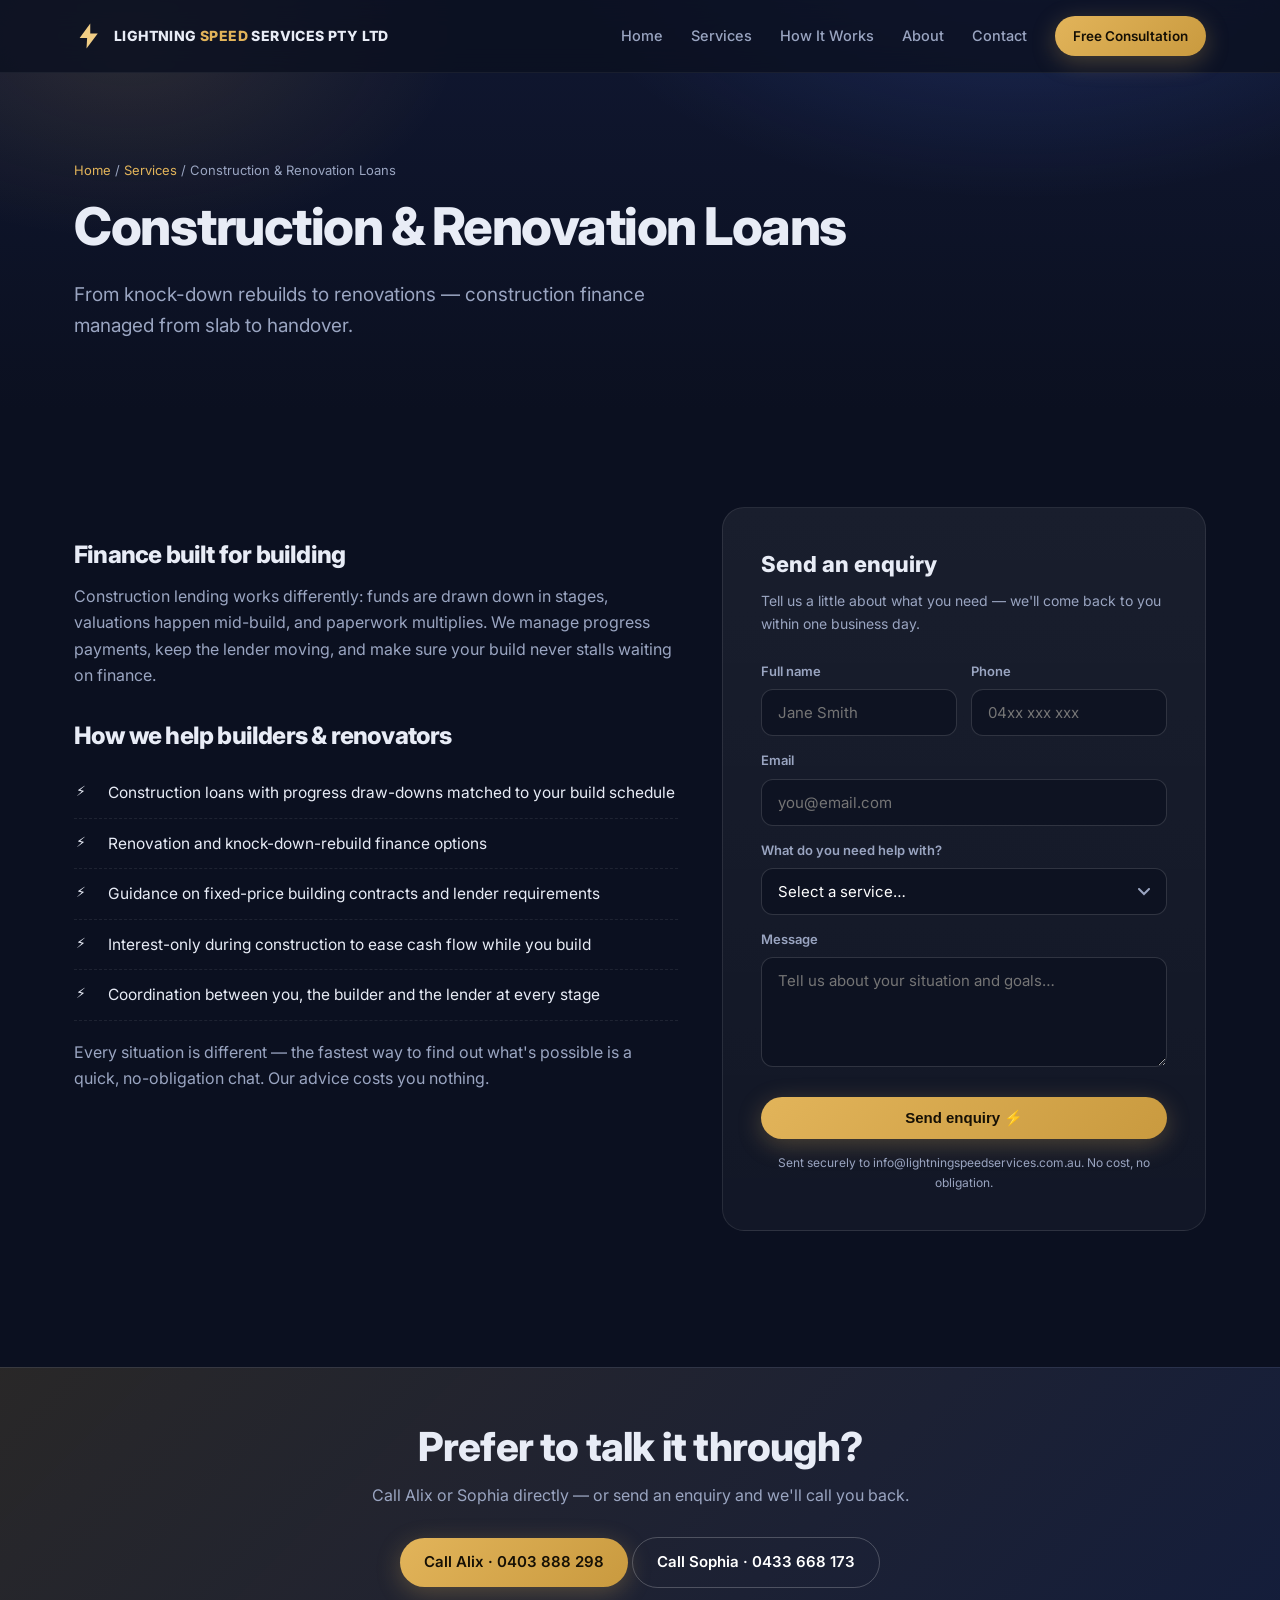
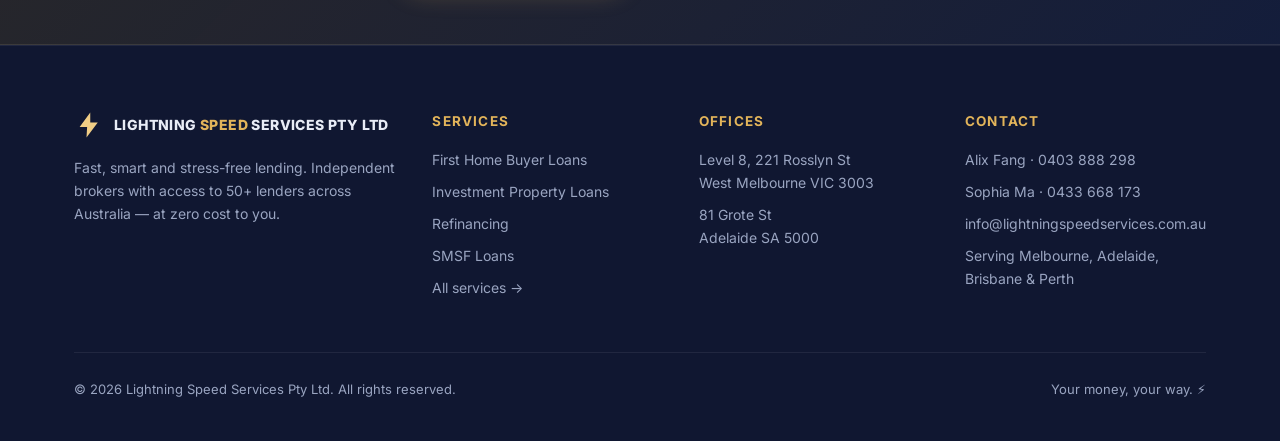
<file: construction-renovation-loans.html>
<!DOCTYPE html>
<html lang="en">
<head>
<meta charset="UTF-8">
<meta name="viewport" content="width=device-width, initial-scale=1.0">
<title>Construction & Renovation Loans | Lightning Speed Services Pty Ltd</title>
<meta name="description" content="Fund your build or reno with progress-payment loans managed from slab to handover. Independent brokers, 50+ lenders, zero cost to you.">
<link rel="canonical" href="https://www.lightningspeedservices.com.au/construction-renovation-loans.html">
<link rel="icon" href="data:image/svg+xml,<svg xmlns='http://www.w3.org/2000/svg' viewBox='0 0 24 24'><path d='M13 2 4.5 13.5h6L10 22l9-12h-6l0-8z' fill='%23e2b45a'/></svg>">
<link rel="preconnect" href="https://fonts.googleapis.com">
<link rel="preconnect" href="https://fonts.gstatic.com" crossorigin>
<link href="https://fonts.googleapis.com/css2?family=Inter:wght@400;500;600;700;800&display=swap" rel="stylesheet">
<link rel="stylesheet" href="styles.css">
</head>
<body>
<nav class="nav">
  <div class="nav-inner">
    <a class="logo" href="index.html"><svg class="bolt" viewBox="0 0 24 24" fill="none"><path d="M13 2 4.5 13.5h6L10 22l9-12h-6l0-8z" fill="url(#g1)"/><defs><linearGradient id="g1" x1="4" y1="2" x2="20" y2="22"><stop stop-color="#f0cd85"/><stop offset="1" stop-color="#c99a3f"/></linearGradient></defs></svg><span>LIGHTNING <em>SPEED</em><small>SERVICES PTY LTD</small></span></a>
    <div class="nav-links" id="navLinks">
      <a href="index.html">Home</a>
      <a href="index.html#services">Services</a>
      <a href="index.html#process">How It Works</a>
      <a href="index.html#about">About</a>
      <a href="index.html#contact">Contact</a>
      <a class="btn btn-gold btn-sm" href="index.html#contact">Free Consultation</a>
    </div>
    <button class="nav-toggle" id="navToggle" aria-label="Menu">☰</button>
  </div>
</nav>
<header class="page-hero">
  <div class="wrap">
    <div class="crumb"><a href="index.html">Home</a> / <a href="service-list.html">Services</a> / Construction & Renovation Loans</div>
    <h1>Construction & Renovation Loans</h1>
    <p class="lead">From knock-down rebuilds to renovations — construction finance managed from slab to handover.</p>
  </div>
</header>
<section>
  <div class="wrap split">
    <div class="prose">
      <h2>Finance built for building</h2>
      <p>Construction lending works differently: funds are drawn down in stages, valuations happen mid-build, and paperwork multiplies. We manage progress payments, keep the lender moving, and make sure your build never stalls waiting on finance.</p>
      <h2>How we help builders & renovators</h2>
      <ul class="list"><li>Construction loans with progress draw-downs matched to your build schedule</li><li>Renovation and knock-down-rebuild finance options</li><li>Guidance on fixed-price building contracts and lender requirements</li><li>Interest-only during construction to ease cash flow while you build</li><li>Coordination between you, the builder and the lender at every stage</li></ul>
      <p>Every situation is different — the fastest way to find out what's possible is a quick, no-obligation chat. Our advice costs you nothing.</p>
    </div>
    <div class="side-card">
<div class="form">
  <h3>Send an enquiry</h3>
  <p class="sub">Tell us a little about what you need — we'll come back to you within one business day.</p>
  <form action="https://formsubmit.co/info@lightningspeedservices.com.au" method="POST">
    <input type="hidden" name="_subject" value="New website enquiry — Lightning Speed Services Pty Ltd">
    <input type="hidden" name="_template" value="table">
    <input type="hidden" name="_captcha" value="false">
    <input type="hidden" name="_next" value="https://www.lightningspeedservices.com.au/thanks.html">
    <input type="text" name="_honey" style="display:none">
    <div class="frow">
      <div class="field"><label for="f-name">Full name</label><input id="f-name" type="text" name="name" placeholder="Jane Smith" required></div>
      <div class="field"><label for="f-phone">Phone</label><input id="f-phone" type="tel" name="phone" placeholder="04xx xxx xxx" required></div>
    </div>
    <div class="field"><label for="f-email">Email</label><input id="f-email" type="email" name="email" placeholder="you@email.com" required></div>
    <div class="field"><label for="f-type">What do you need help with?</label>
      <select id="f-type" name="enquiry_type" required>
        <option value="" disabled selected>Select a service…</option>
        <option>First Home Buyer Loan</option>
        <option>Next Home Buyer Loan</option>
        <option>Investment Property Loan</option>
        <option>Construction &amp; Renovation Loan</option>
        <option>SMSF Loan</option>
        <option>Refinancing</option>
        <option>Commercial Property Loan</option>
        <option>Business Loan</option>
        <option>Asset &amp; Car Finance</option>
        <option>Something else</option>
      </select>
    </div>
    <div class="field"><label for="f-msg">Message</label><textarea id="f-msg" name="message" placeholder="Tell us about your situation and goals…"></textarea></div>
    <button class="btn btn-gold" type="submit">Send enquiry ⚡</button>
    <p class="note">Sent securely to info@lightningspeedservices.com.au. No cost, no obligation.</p>
  </form>
</div></div>
  </div>
</section>
<div class="cta-band">
  <div class="wrap">
    <h2>Prefer to talk it through?</h2>
    <p>Call Alix or Sophia directly — or send an enquiry and we'll call you back.</p>
    <a class="btn btn-gold" href="tel:+61403888298">Call Alix · 0403 888 298</a>
    <a class="btn btn-ghost" href="tel:+61433668173">Call Sophia · 0433 668 173</a>
  </div>
</div>

<footer>
  <div class="wrap">
    <div class="foot">
      <div>
        <a class="logo" href="index.html" style="margin-bottom:16px"><svg class="bolt" viewBox="0 0 24 24" fill="none"><path d="M13 2 4.5 13.5h6L10 22l9-12h-6l0-8z" fill="url(#g1)"/><defs><linearGradient id="g1" x1="4" y1="2" x2="20" y2="22"><stop stop-color="#f0cd85"/><stop offset="1" stop-color="#c99a3f"/></linearGradient></defs></svg><span>LIGHTNING <em>SPEED</em><small>SERVICES PTY LTD</small></span></a>
        <p>Fast, smart and stress-free lending. Independent brokers with access to 50+ lenders across Australia — at zero cost to you.</p>
      </div>
      <div>
        <h4>Services</h4>
        <a href="first-home-buyer-loans.html">First Home Buyer Loans</a>
        <a href="investment-property-loans.html">Investment Property Loans</a>
        <a href="refinancing.html">Refinancing</a>
        <a href="smsf-loans.html">SMSF Loans</a>
        <a href="service-list.html">All services →</a>
      </div>
      <div>
        <h4>Offices</h4>
        <p>Level 8, 221 Rosslyn St<br>West Melbourne VIC 3003</p>
        <p>81 Grote St<br>Adelaide SA 5000</p>
      </div>
      <div>
        <h4>Contact</h4>
        <a href="tel:+61403888298">Alix Fang · 0403 888 298</a>
        <a href="tel:+61433668173">Sophia Ma · 0433 668 173</a>
        <a href="mailto:info@lightningspeedservices.com.au">info@lightningspeedservices.com.au</a>
        <p>Serving Melbourne, Adelaide,<br>Brisbane &amp; Perth</p>
      </div>
    </div>
    <div class="copyright">
      <span>© 2026 Lightning Speed Services Pty Ltd. All rights reserved.</span>
      <span>Your money, your way. ⚡</span>
    </div>
  </div>
</footer>
<script>
const t=document.getElementById('navToggle'),l=document.getElementById('navLinks');
if(t)t.addEventListener('click',()=>l.classList.toggle('open'));
const io=new IntersectionObserver(es=>es.forEach(e=>{if(e.isIntersecting){e.target.classList.add('on');io.unobserve(e.target)}}),{threshold:.12});
document.querySelectorAll('.rv').forEach(el=>io.observe(el));
</script>
</body>
</html>
</file>
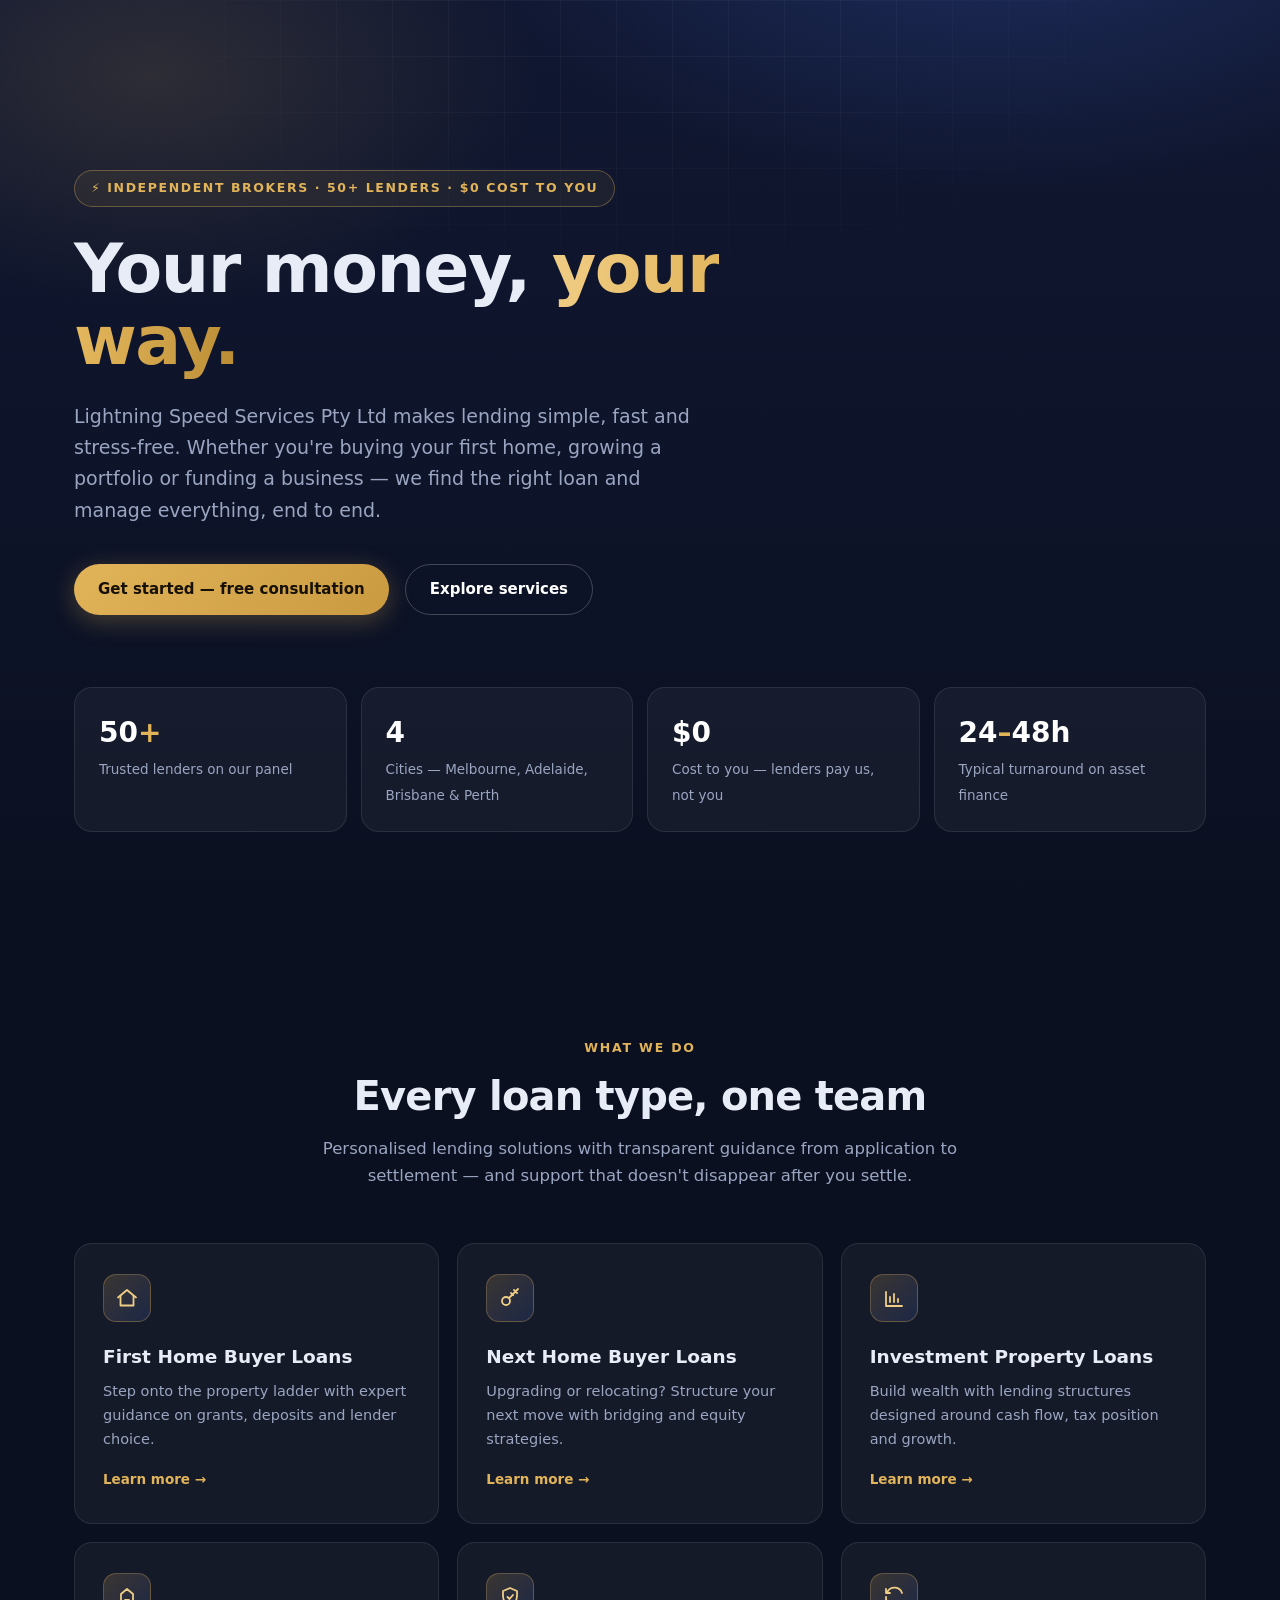
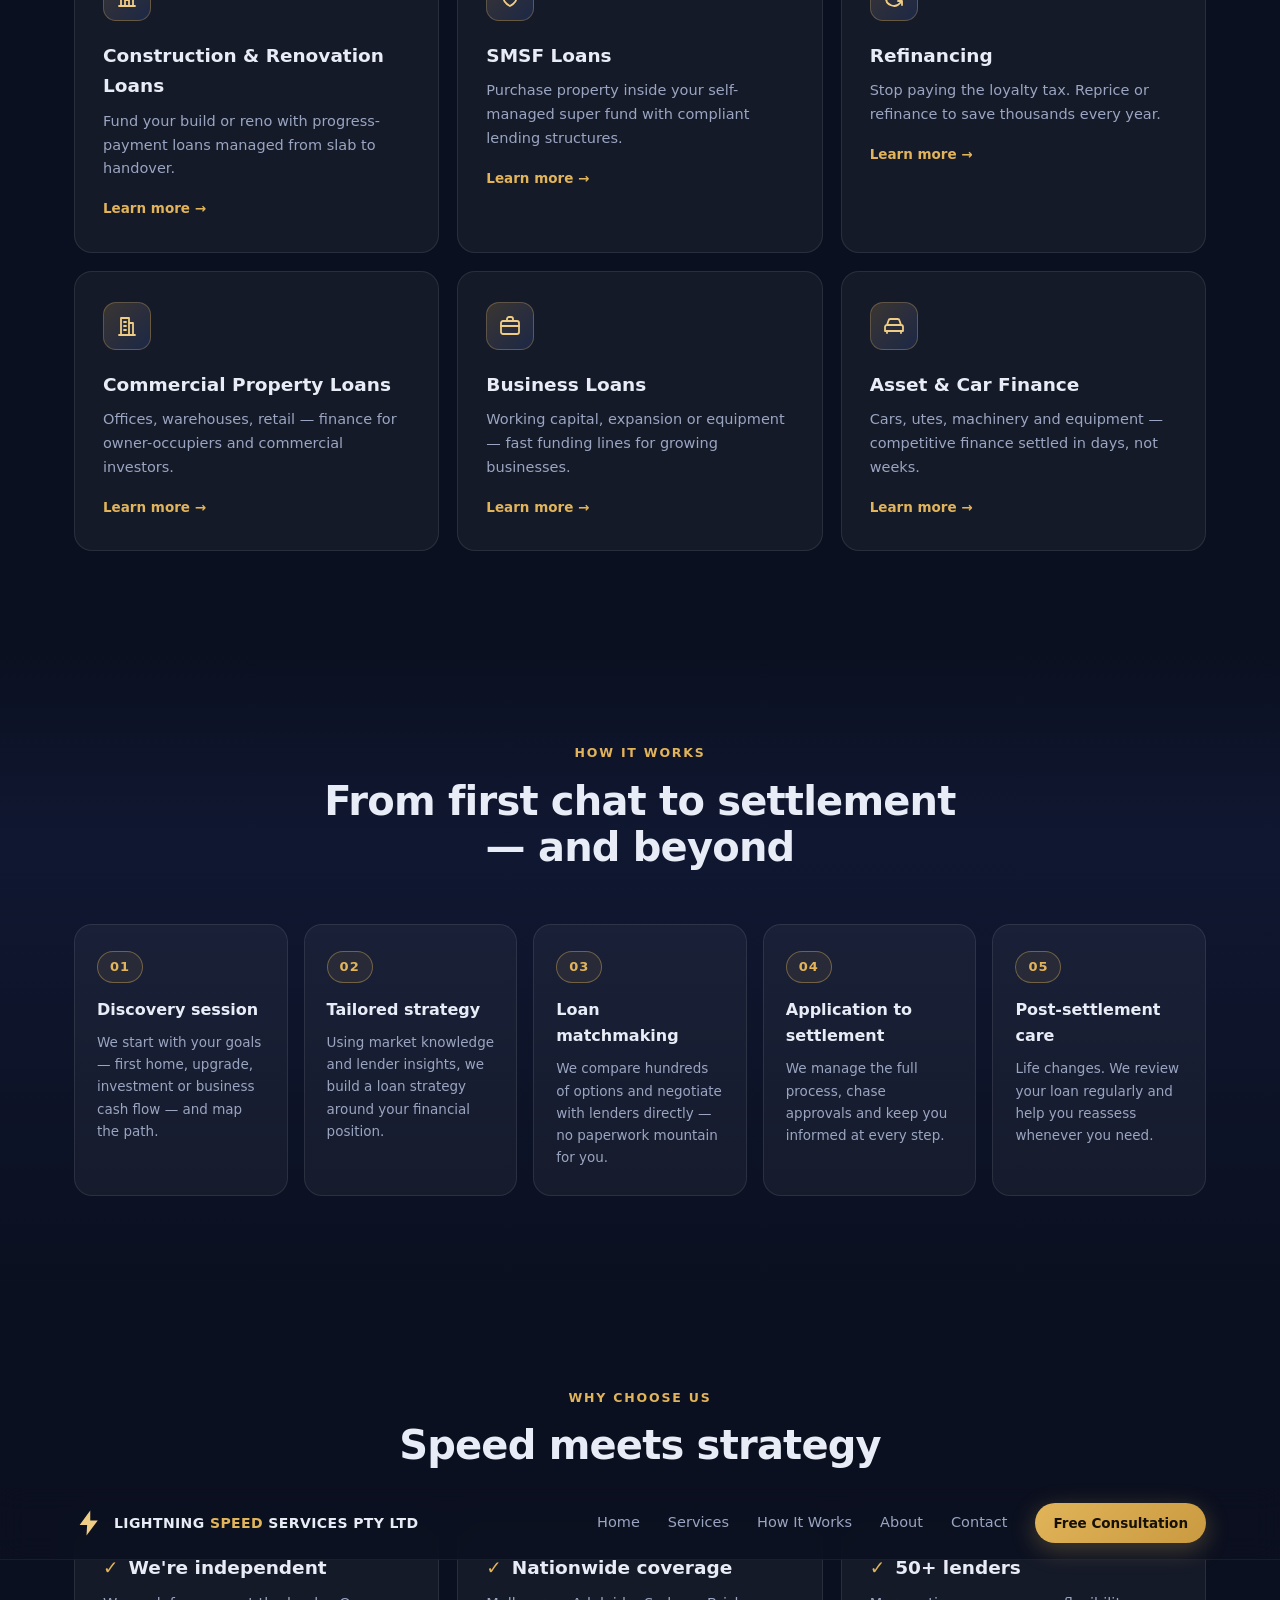
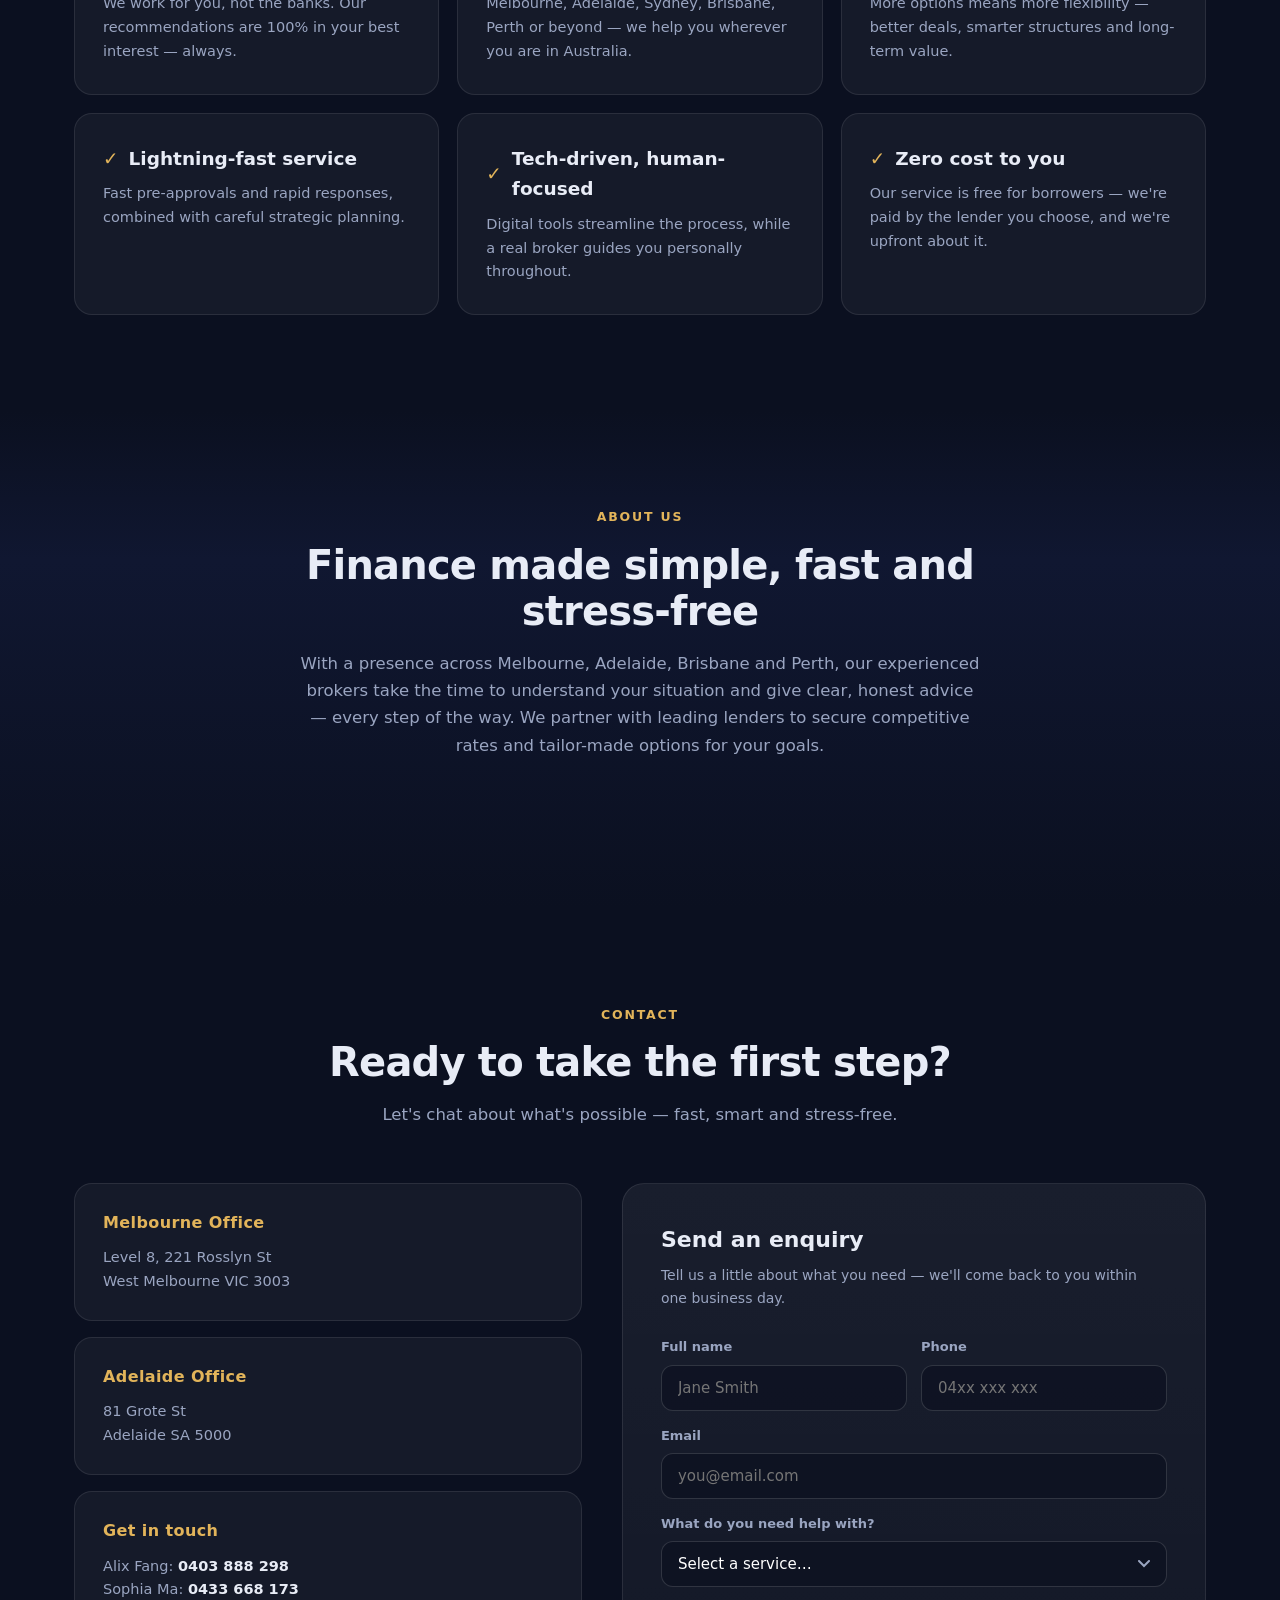
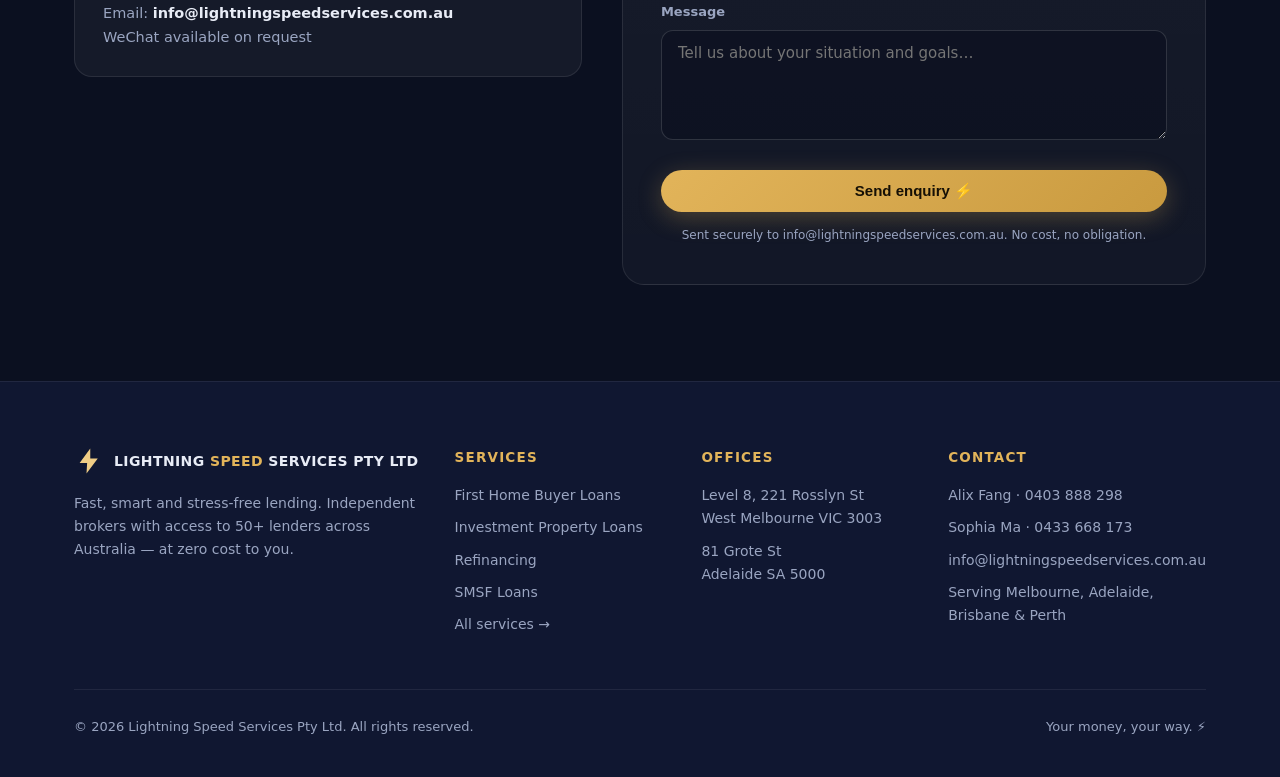
<file: contact-3.html>
<!DOCTYPE html><html lang="en"><head><meta charset="UTF-8">
<meta http-equiv="refresh" content="0;url=index.html#contact">
<link rel="canonical" href="https://www.lightningspeedservices.com.au/index.html#contact">
<title>Lightning Speed Services Pty Ltd</title></head>
<body style="background:#0b1020;color:#e8ecf6;font-family:sans-serif;display:flex;align-items:center;justify-content:center;height:100vh">
<p>Redirecting… <a href="index.html#contact" style="color:#e2b45a">Continue</a></p></body></html>
</file>
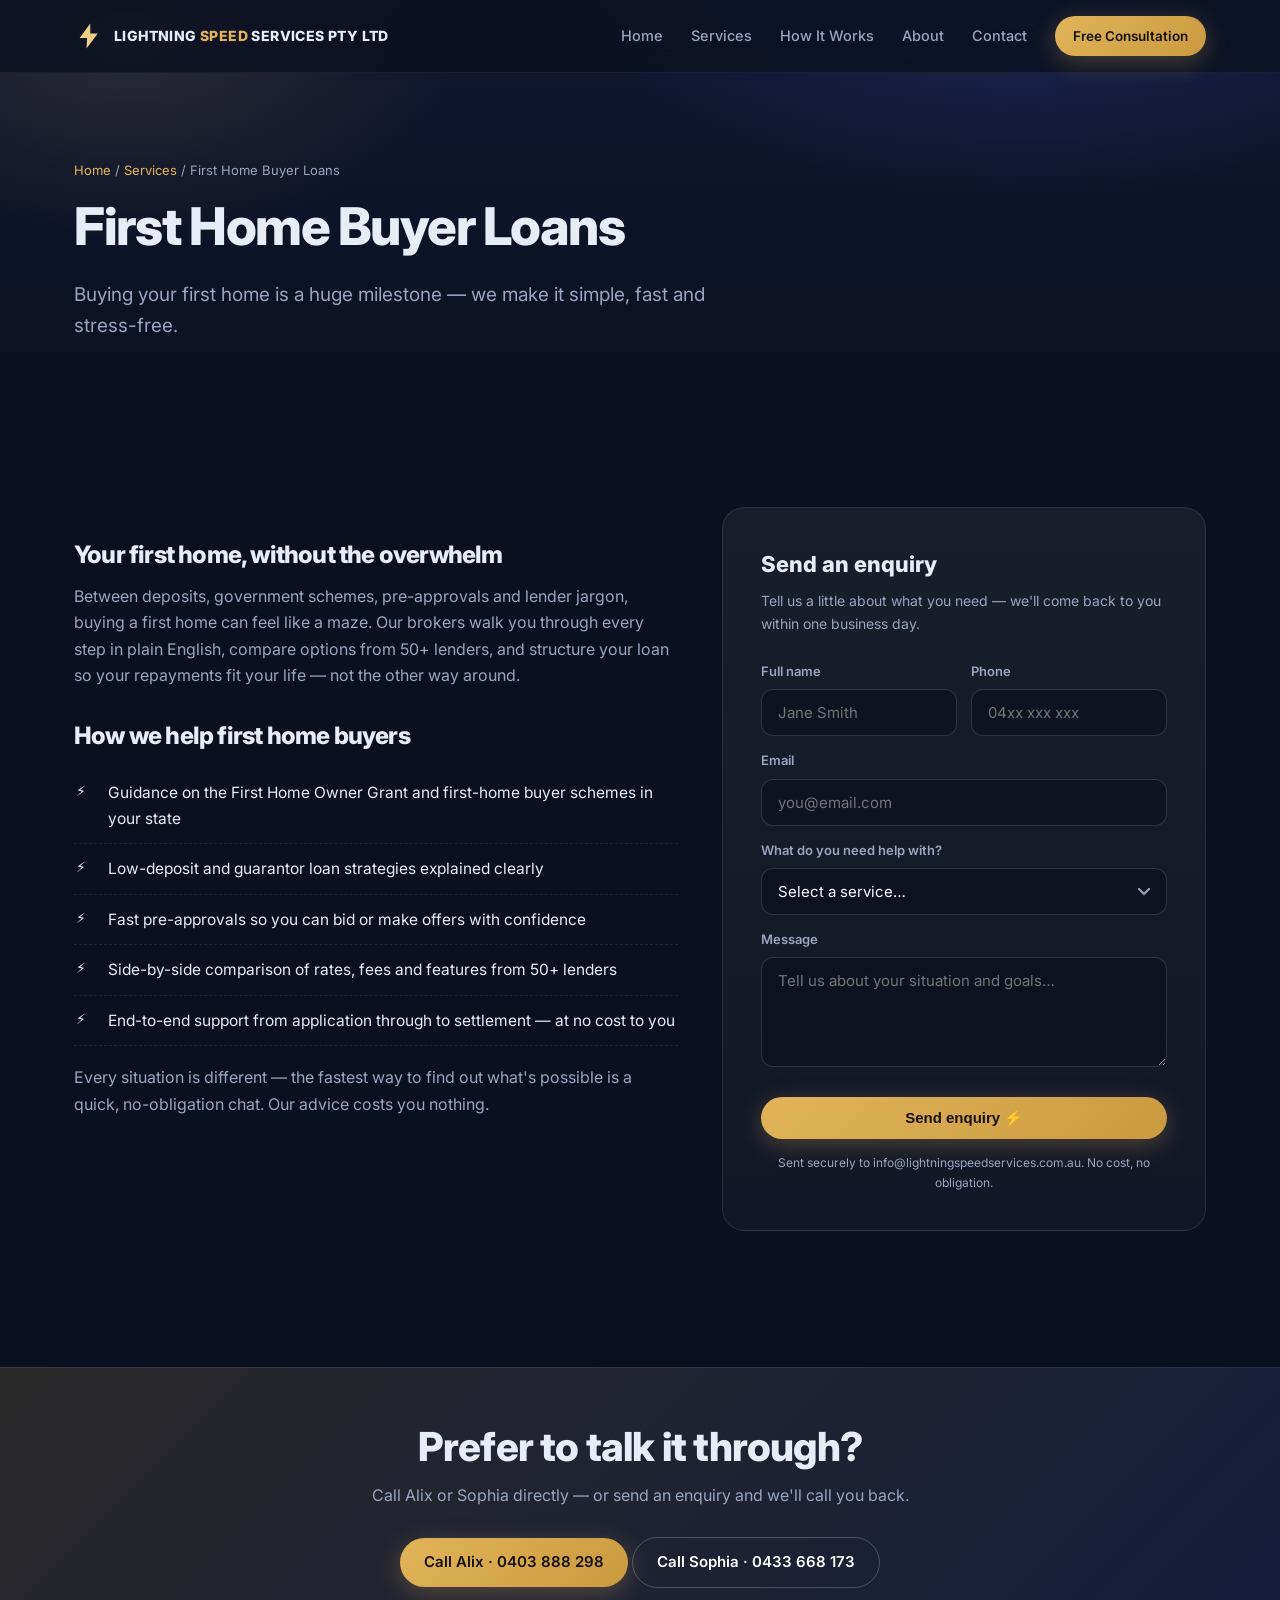
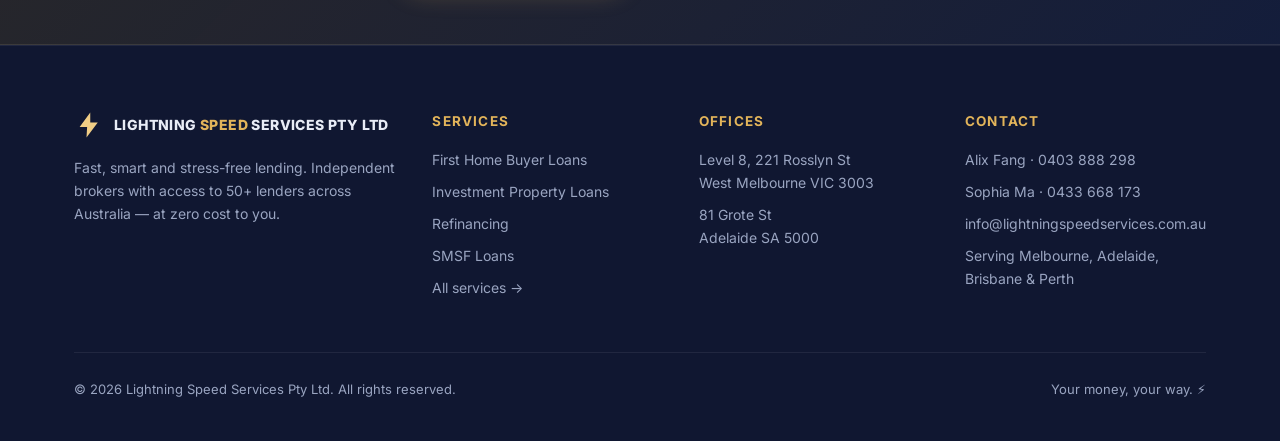
<file: first-home-buyer-loans.html>
<!DOCTYPE html>
<html lang="en">
<head>
<meta charset="UTF-8">
<meta name="viewport" content="width=device-width, initial-scale=1.0">
<title>First Home Buyer Loans | Lightning Speed Services Pty Ltd</title>
<meta name="description" content="Step onto the property ladder with expert guidance on grants, deposits and lender choice. Independent brokers, 50+ lenders, zero cost to you.">
<link rel="canonical" href="https://www.lightningspeedservices.com.au/first-home-buyer-loans.html">
<link rel="icon" href="data:image/svg+xml,<svg xmlns='http://www.w3.org/2000/svg' viewBox='0 0 24 24'><path d='M13 2 4.5 13.5h6L10 22l9-12h-6l0-8z' fill='%23e2b45a'/></svg>">
<link rel="preconnect" href="https://fonts.googleapis.com">
<link rel="preconnect" href="https://fonts.gstatic.com" crossorigin>
<link href="https://fonts.googleapis.com/css2?family=Inter:wght@400;500;600;700;800&display=swap" rel="stylesheet">
<link rel="stylesheet" href="styles.css">
</head>
<body>
<nav class="nav">
  <div class="nav-inner">
    <a class="logo" href="index.html"><svg class="bolt" viewBox="0 0 24 24" fill="none"><path d="M13 2 4.5 13.5h6L10 22l9-12h-6l0-8z" fill="url(#g1)"/><defs><linearGradient id="g1" x1="4" y1="2" x2="20" y2="22"><stop stop-color="#f0cd85"/><stop offset="1" stop-color="#c99a3f"/></linearGradient></defs></svg><span>LIGHTNING <em>SPEED</em><small>SERVICES PTY LTD</small></span></a>
    <div class="nav-links" id="navLinks">
      <a href="index.html">Home</a>
      <a href="index.html#services">Services</a>
      <a href="index.html#process">How It Works</a>
      <a href="index.html#about">About</a>
      <a href="index.html#contact">Contact</a>
      <a class="btn btn-gold btn-sm" href="index.html#contact">Free Consultation</a>
    </div>
    <button class="nav-toggle" id="navToggle" aria-label="Menu">☰</button>
  </div>
</nav>
<header class="page-hero">
  <div class="wrap">
    <div class="crumb"><a href="index.html">Home</a> / <a href="service-list.html">Services</a> / First Home Buyer Loans</div>
    <h1>First Home Buyer Loans</h1>
    <p class="lead">Buying your first home is a huge milestone — we make it simple, fast and stress-free.</p>
  </div>
</header>
<section>
  <div class="wrap split">
    <div class="prose">
      <h2>Your first home, without the overwhelm</h2>
      <p>Between deposits, government schemes, pre-approvals and lender jargon, buying a first home can feel like a maze. Our brokers walk you through every step in plain English, compare options from 50+ lenders, and structure your loan so your repayments fit your life — not the other way around.</p>
      <h2>How we help first home buyers</h2>
      <ul class="list"><li>Guidance on the First Home Owner Grant and first-home buyer schemes in your state</li><li>Low-deposit and guarantor loan strategies explained clearly</li><li>Fast pre-approvals so you can bid or make offers with confidence</li><li>Side-by-side comparison of rates, fees and features from 50+ lenders</li><li>End-to-end support from application through to settlement — at no cost to you</li></ul>
      <p>Every situation is different — the fastest way to find out what's possible is a quick, no-obligation chat. Our advice costs you nothing.</p>
    </div>
    <div class="side-card">
<div class="form">
  <h3>Send an enquiry</h3>
  <p class="sub">Tell us a little about what you need — we'll come back to you within one business day.</p>
  <form action="https://formsubmit.co/info@lightningspeedservices.com.au" method="POST">
    <input type="hidden" name="_subject" value="New website enquiry — Lightning Speed Services Pty Ltd">
    <input type="hidden" name="_template" value="table">
    <input type="hidden" name="_captcha" value="false">
    <input type="hidden" name="_next" value="https://www.lightningspeedservices.com.au/thanks.html">
    <input type="text" name="_honey" style="display:none">
    <div class="frow">
      <div class="field"><label for="f-name">Full name</label><input id="f-name" type="text" name="name" placeholder="Jane Smith" required></div>
      <div class="field"><label for="f-phone">Phone</label><input id="f-phone" type="tel" name="phone" placeholder="04xx xxx xxx" required></div>
    </div>
    <div class="field"><label for="f-email">Email</label><input id="f-email" type="email" name="email" placeholder="you@email.com" required></div>
    <div class="field"><label for="f-type">What do you need help with?</label>
      <select id="f-type" name="enquiry_type" required>
        <option value="" disabled selected>Select a service…</option>
        <option>First Home Buyer Loan</option>
        <option>Next Home Buyer Loan</option>
        <option>Investment Property Loan</option>
        <option>Construction &amp; Renovation Loan</option>
        <option>SMSF Loan</option>
        <option>Refinancing</option>
        <option>Commercial Property Loan</option>
        <option>Business Loan</option>
        <option>Asset &amp; Car Finance</option>
        <option>Something else</option>
      </select>
    </div>
    <div class="field"><label for="f-msg">Message</label><textarea id="f-msg" name="message" placeholder="Tell us about your situation and goals…"></textarea></div>
    <button class="btn btn-gold" type="submit">Send enquiry ⚡</button>
    <p class="note">Sent securely to info@lightningspeedservices.com.au. No cost, no obligation.</p>
  </form>
</div></div>
  </div>
</section>
<div class="cta-band">
  <div class="wrap">
    <h2>Prefer to talk it through?</h2>
    <p>Call Alix or Sophia directly — or send an enquiry and we'll call you back.</p>
    <a class="btn btn-gold" href="tel:+61403888298">Call Alix · 0403 888 298</a>
    <a class="btn btn-ghost" href="tel:+61433668173">Call Sophia · 0433 668 173</a>
  </div>
</div>

<footer>
  <div class="wrap">
    <div class="foot">
      <div>
        <a class="logo" href="index.html" style="margin-bottom:16px"><svg class="bolt" viewBox="0 0 24 24" fill="none"><path d="M13 2 4.5 13.5h6L10 22l9-12h-6l0-8z" fill="url(#g1)"/><defs><linearGradient id="g1" x1="4" y1="2" x2="20" y2="22"><stop stop-color="#f0cd85"/><stop offset="1" stop-color="#c99a3f"/></linearGradient></defs></svg><span>LIGHTNING <em>SPEED</em><small>SERVICES PTY LTD</small></span></a>
        <p>Fast, smart and stress-free lending. Independent brokers with access to 50+ lenders across Australia — at zero cost to you.</p>
      </div>
      <div>
        <h4>Services</h4>
        <a href="first-home-buyer-loans.html">First Home Buyer Loans</a>
        <a href="investment-property-loans.html">Investment Property Loans</a>
        <a href="refinancing.html">Refinancing</a>
        <a href="smsf-loans.html">SMSF Loans</a>
        <a href="service-list.html">All services →</a>
      </div>
      <div>
        <h4>Offices</h4>
        <p>Level 8, 221 Rosslyn St<br>West Melbourne VIC 3003</p>
        <p>81 Grote St<br>Adelaide SA 5000</p>
      </div>
      <div>
        <h4>Contact</h4>
        <a href="tel:+61403888298">Alix Fang · 0403 888 298</a>
        <a href="tel:+61433668173">Sophia Ma · 0433 668 173</a>
        <a href="mailto:info@lightningspeedservices.com.au">info@lightningspeedservices.com.au</a>
        <p>Serving Melbourne, Adelaide,<br>Brisbane &amp; Perth</p>
      </div>
    </div>
    <div class="copyright">
      <span>© 2026 Lightning Speed Services Pty Ltd. All rights reserved.</span>
      <span>Your money, your way. ⚡</span>
    </div>
  </div>
</footer>
<script>
const t=document.getElementById('navToggle'),l=document.getElementById('navLinks');
if(t)t.addEventListener('click',()=>l.classList.toggle('open'));
const io=new IntersectionObserver(es=>es.forEach(e=>{if(e.isIntersecting){e.target.classList.add('on');io.unobserve(e.target)}}),{threshold:.12});
document.querySelectorAll('.rv').forEach(el=>io.observe(el));
</script>
</body>
</html>
</file>
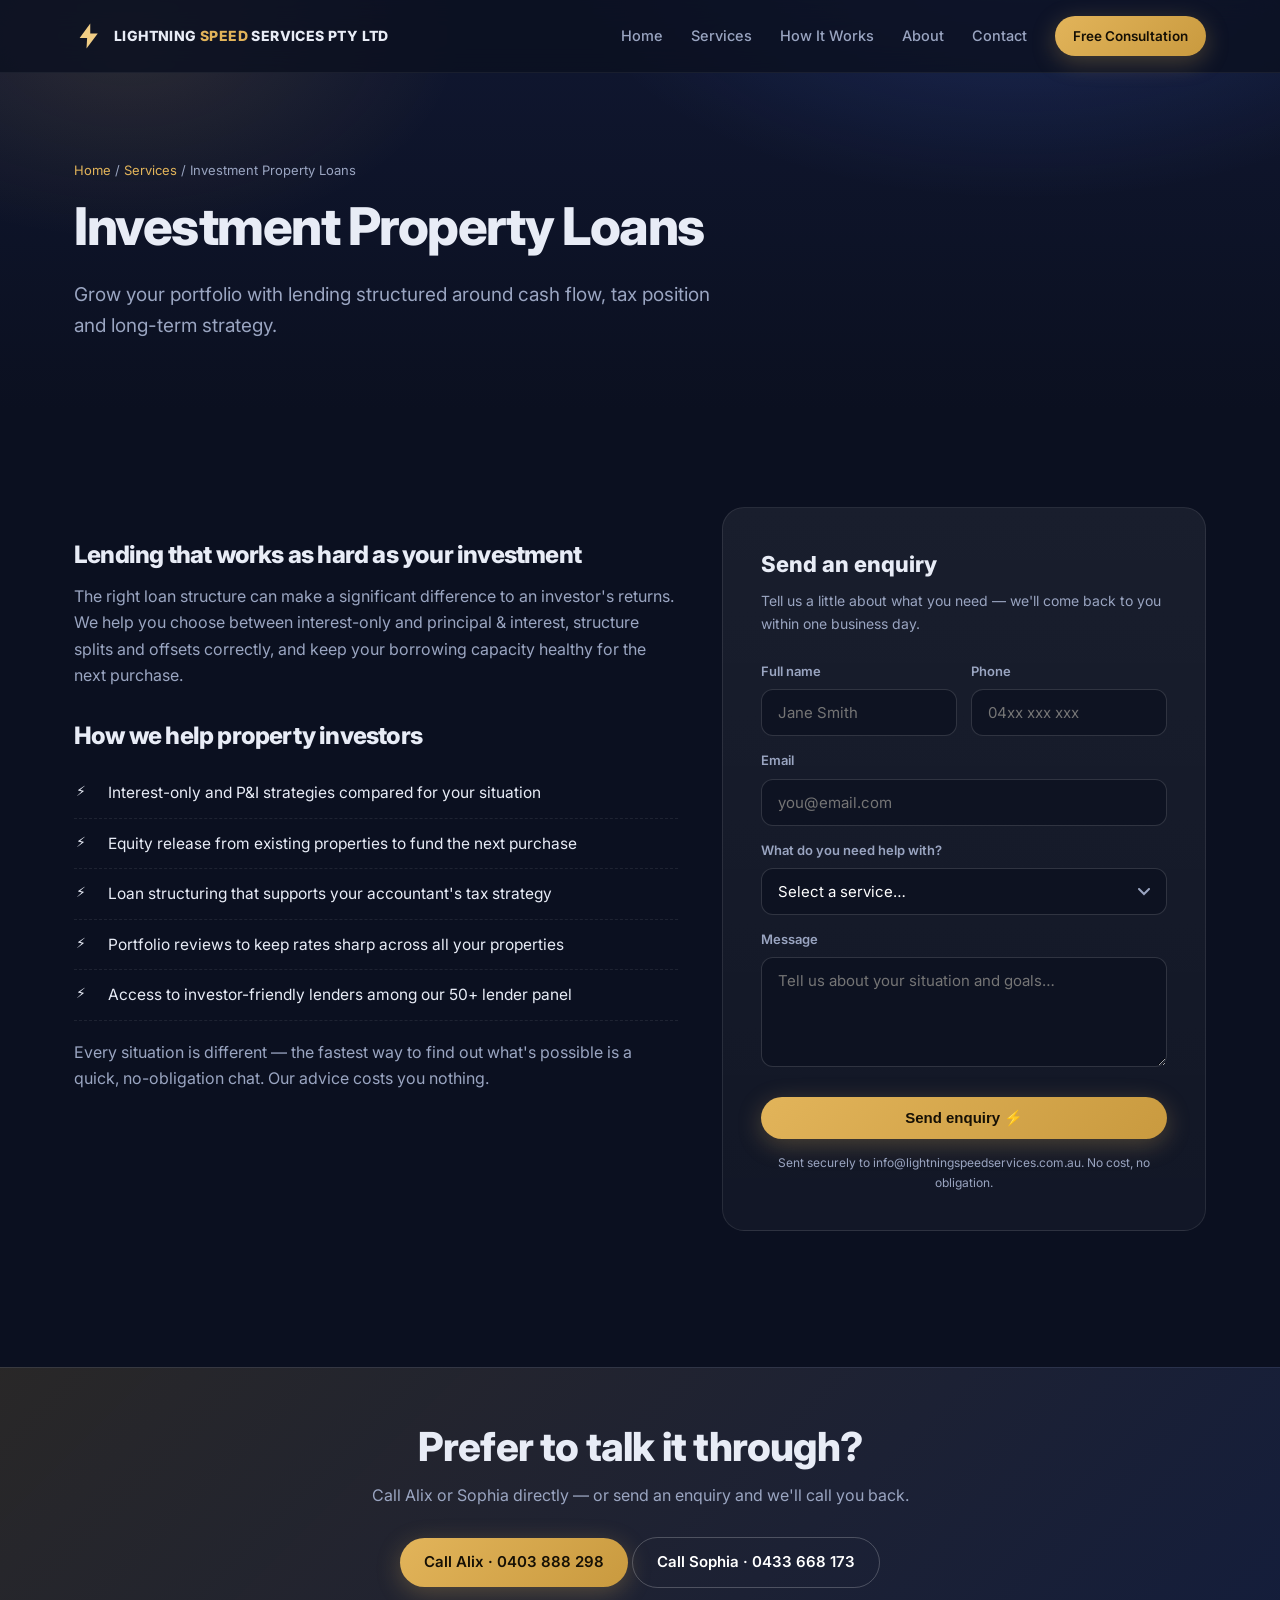
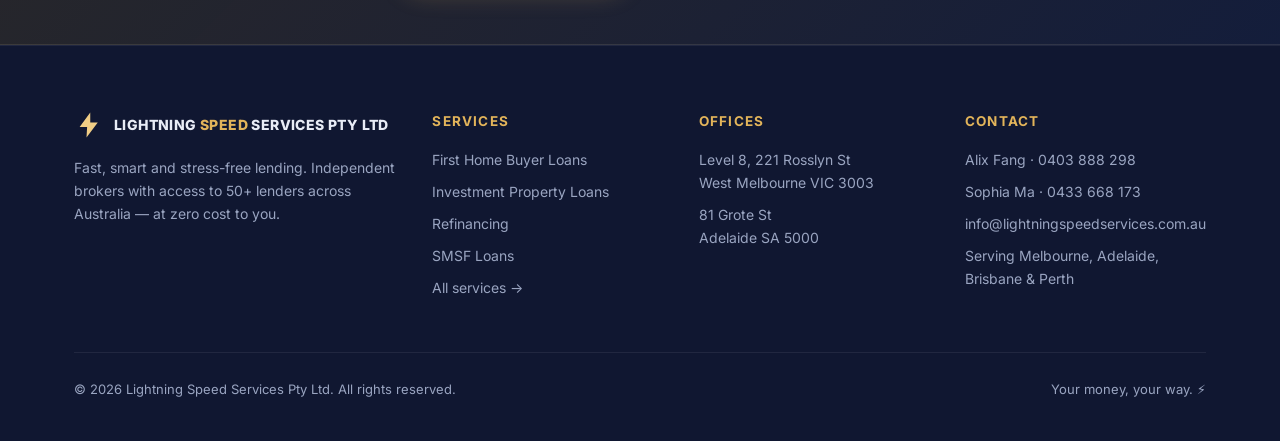
<file: investment-property-loans.html>
<!DOCTYPE html>
<html lang="en">
<head>
<meta charset="UTF-8">
<meta name="viewport" content="width=device-width, initial-scale=1.0">
<title>Investment Property Loans | Lightning Speed Services Pty Ltd</title>
<meta name="description" content="Build wealth with lending structures designed around cash flow, tax position and growth. Independent brokers, 50+ lenders, zero cost to you.">
<link rel="canonical" href="https://www.lightningspeedservices.com.au/investment-property-loans.html">
<link rel="icon" href="data:image/svg+xml,<svg xmlns='http://www.w3.org/2000/svg' viewBox='0 0 24 24'><path d='M13 2 4.5 13.5h6L10 22l9-12h-6l0-8z' fill='%23e2b45a'/></svg>">
<link rel="preconnect" href="https://fonts.googleapis.com">
<link rel="preconnect" href="https://fonts.gstatic.com" crossorigin>
<link href="https://fonts.googleapis.com/css2?family=Inter:wght@400;500;600;700;800&display=swap" rel="stylesheet">
<link rel="stylesheet" href="styles.css">
</head>
<body>
<nav class="nav">
  <div class="nav-inner">
    <a class="logo" href="index.html"><svg class="bolt" viewBox="0 0 24 24" fill="none"><path d="M13 2 4.5 13.5h6L10 22l9-12h-6l0-8z" fill="url(#g1)"/><defs><linearGradient id="g1" x1="4" y1="2" x2="20" y2="22"><stop stop-color="#f0cd85"/><stop offset="1" stop-color="#c99a3f"/></linearGradient></defs></svg><span>LIGHTNING <em>SPEED</em><small>SERVICES PTY LTD</small></span></a>
    <div class="nav-links" id="navLinks">
      <a href="index.html">Home</a>
      <a href="index.html#services">Services</a>
      <a href="index.html#process">How It Works</a>
      <a href="index.html#about">About</a>
      <a href="index.html#contact">Contact</a>
      <a class="btn btn-gold btn-sm" href="index.html#contact">Free Consultation</a>
    </div>
    <button class="nav-toggle" id="navToggle" aria-label="Menu">☰</button>
  </div>
</nav>
<header class="page-hero">
  <div class="wrap">
    <div class="crumb"><a href="index.html">Home</a> / <a href="service-list.html">Services</a> / Investment Property Loans</div>
    <h1>Investment Property Loans</h1>
    <p class="lead">Grow your portfolio with lending structured around cash flow, tax position and long-term strategy.</p>
  </div>
</header>
<section>
  <div class="wrap split">
    <div class="prose">
      <h2>Lending that works as hard as your investment</h2>
      <p>The right loan structure can make a significant difference to an investor's returns. We help you choose between interest-only and principal & interest, structure splits and offsets correctly, and keep your borrowing capacity healthy for the next purchase.</p>
      <h2>How we help property investors</h2>
      <ul class="list"><li>Interest-only and P&I strategies compared for your situation</li><li>Equity release from existing properties to fund the next purchase</li><li>Loan structuring that supports your accountant's tax strategy</li><li>Portfolio reviews to keep rates sharp across all your properties</li><li>Access to investor-friendly lenders among our 50+ lender panel</li></ul>
      <p>Every situation is different — the fastest way to find out what's possible is a quick, no-obligation chat. Our advice costs you nothing.</p>
    </div>
    <div class="side-card">
<div class="form">
  <h3>Send an enquiry</h3>
  <p class="sub">Tell us a little about what you need — we'll come back to you within one business day.</p>
  <form action="https://formsubmit.co/info@lightningspeedservices.com.au" method="POST">
    <input type="hidden" name="_subject" value="New website enquiry — Lightning Speed Services Pty Ltd">
    <input type="hidden" name="_template" value="table">
    <input type="hidden" name="_captcha" value="false">
    <input type="hidden" name="_next" value="https://www.lightningspeedservices.com.au/thanks.html">
    <input type="text" name="_honey" style="display:none">
    <div class="frow">
      <div class="field"><label for="f-name">Full name</label><input id="f-name" type="text" name="name" placeholder="Jane Smith" required></div>
      <div class="field"><label for="f-phone">Phone</label><input id="f-phone" type="tel" name="phone" placeholder="04xx xxx xxx" required></div>
    </div>
    <div class="field"><label for="f-email">Email</label><input id="f-email" type="email" name="email" placeholder="you@email.com" required></div>
    <div class="field"><label for="f-type">What do you need help with?</label>
      <select id="f-type" name="enquiry_type" required>
        <option value="" disabled selected>Select a service…</option>
        <option>First Home Buyer Loan</option>
        <option>Next Home Buyer Loan</option>
        <option>Investment Property Loan</option>
        <option>Construction &amp; Renovation Loan</option>
        <option>SMSF Loan</option>
        <option>Refinancing</option>
        <option>Commercial Property Loan</option>
        <option>Business Loan</option>
        <option>Asset &amp; Car Finance</option>
        <option>Something else</option>
      </select>
    </div>
    <div class="field"><label for="f-msg">Message</label><textarea id="f-msg" name="message" placeholder="Tell us about your situation and goals…"></textarea></div>
    <button class="btn btn-gold" type="submit">Send enquiry ⚡</button>
    <p class="note">Sent securely to info@lightningspeedservices.com.au. No cost, no obligation.</p>
  </form>
</div></div>
  </div>
</section>
<div class="cta-band">
  <div class="wrap">
    <h2>Prefer to talk it through?</h2>
    <p>Call Alix or Sophia directly — or send an enquiry and we'll call you back.</p>
    <a class="btn btn-gold" href="tel:+61403888298">Call Alix · 0403 888 298</a>
    <a class="btn btn-ghost" href="tel:+61433668173">Call Sophia · 0433 668 173</a>
  </div>
</div>

<footer>
  <div class="wrap">
    <div class="foot">
      <div>
        <a class="logo" href="index.html" style="margin-bottom:16px"><svg class="bolt" viewBox="0 0 24 24" fill="none"><path d="M13 2 4.5 13.5h6L10 22l9-12h-6l0-8z" fill="url(#g1)"/><defs><linearGradient id="g1" x1="4" y1="2" x2="20" y2="22"><stop stop-color="#f0cd85"/><stop offset="1" stop-color="#c99a3f"/></linearGradient></defs></svg><span>LIGHTNING <em>SPEED</em><small>SERVICES PTY LTD</small></span></a>
        <p>Fast, smart and stress-free lending. Independent brokers with access to 50+ lenders across Australia — at zero cost to you.</p>
      </div>
      <div>
        <h4>Services</h4>
        <a href="first-home-buyer-loans.html">First Home Buyer Loans</a>
        <a href="investment-property-loans.html">Investment Property Loans</a>
        <a href="refinancing.html">Refinancing</a>
        <a href="smsf-loans.html">SMSF Loans</a>
        <a href="service-list.html">All services →</a>
      </div>
      <div>
        <h4>Offices</h4>
        <p>Level 8, 221 Rosslyn St<br>West Melbourne VIC 3003</p>
        <p>81 Grote St<br>Adelaide SA 5000</p>
      </div>
      <div>
        <h4>Contact</h4>
        <a href="tel:+61403888298">Alix Fang · 0403 888 298</a>
        <a href="tel:+61433668173">Sophia Ma · 0433 668 173</a>
        <a href="mailto:info@lightningspeedservices.com.au">info@lightningspeedservices.com.au</a>
        <p>Serving Melbourne, Adelaide,<br>Brisbane &amp; Perth</p>
      </div>
    </div>
    <div class="copyright">
      <span>© 2026 Lightning Speed Services Pty Ltd. All rights reserved.</span>
      <span>Your money, your way. ⚡</span>
    </div>
  </div>
</footer>
<script>
const t=document.getElementById('navToggle'),l=document.getElementById('navLinks');
if(t)t.addEventListener('click',()=>l.classList.toggle('open'));
const io=new IntersectionObserver(es=>es.forEach(e=>{if(e.isIntersecting){e.target.classList.add('on');io.unobserve(e.target)}}),{threshold:.12});
document.querySelectorAll('.rv').forEach(el=>io.observe(el));
</script>
</body>
</html>
</file>
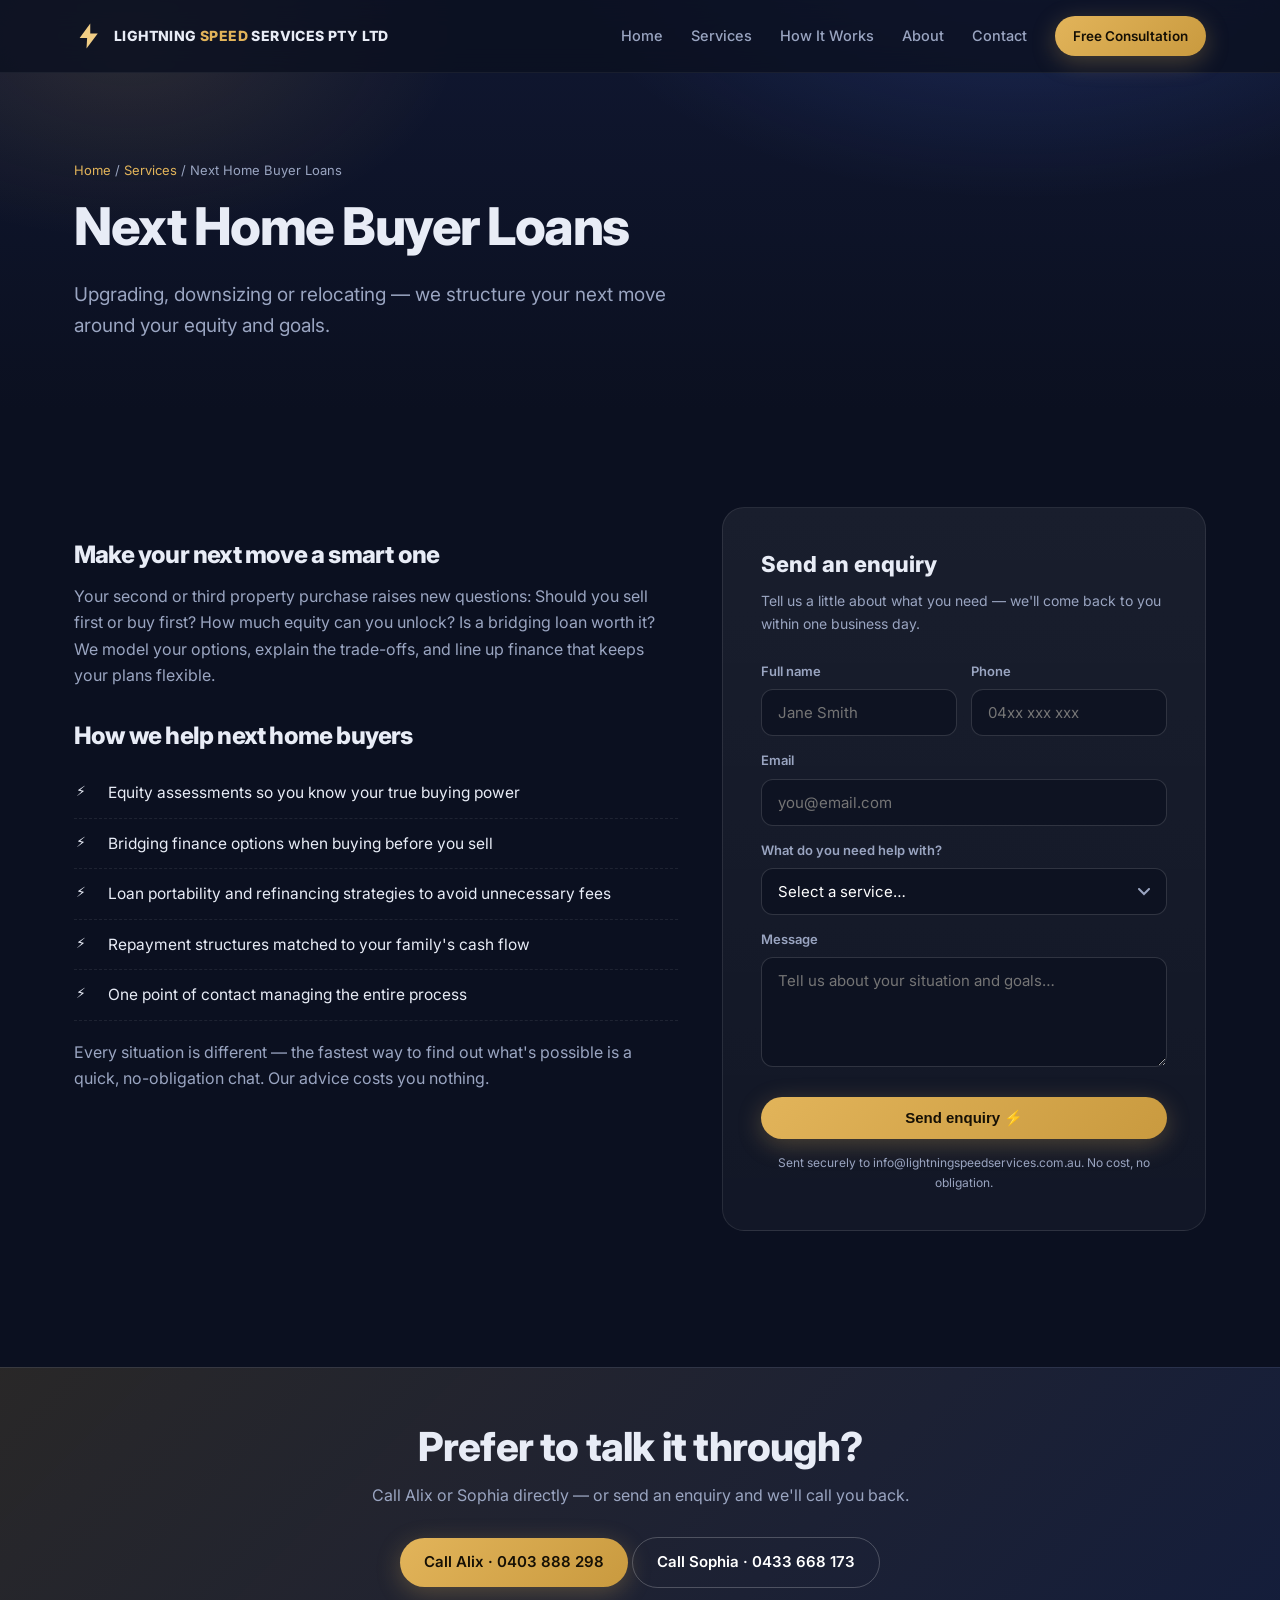
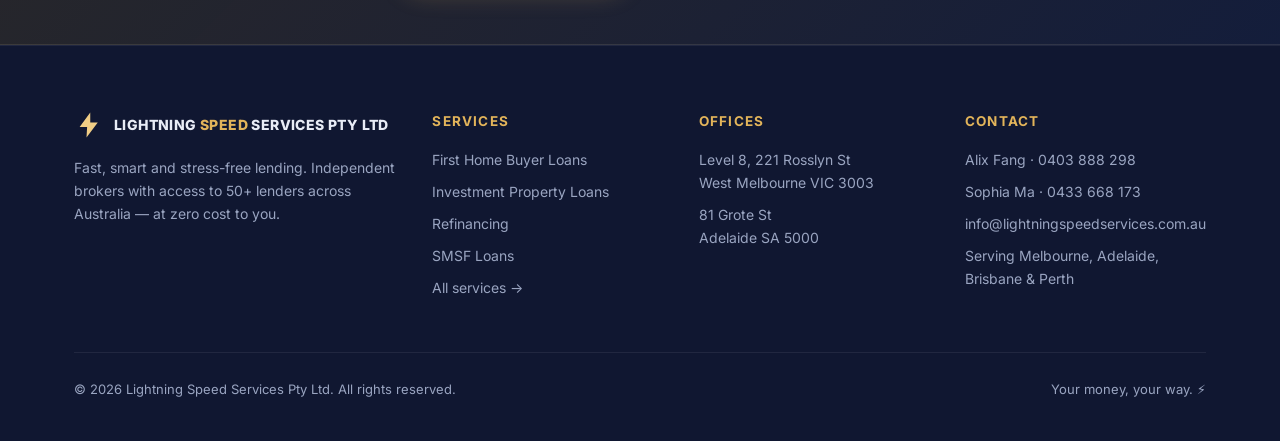
<file: next-home-buyer-loans-1.html>
<!DOCTYPE html>
<html lang="en">
<head>
<meta charset="UTF-8">
<meta name="viewport" content="width=device-width, initial-scale=1.0">
<title>Next Home Buyer Loans | Lightning Speed Services Pty Ltd</title>
<meta name="description" content="Upgrading or relocating? Structure your next move with bridging and equity strategies. Independent brokers, 50+ lenders, zero cost to you.">
<link rel="canonical" href="https://www.lightningspeedservices.com.au/next-home-buyer-loans-1.html">
<link rel="icon" href="data:image/svg+xml,<svg xmlns='http://www.w3.org/2000/svg' viewBox='0 0 24 24'><path d='M13 2 4.5 13.5h6L10 22l9-12h-6l0-8z' fill='%23e2b45a'/></svg>">
<link rel="preconnect" href="https://fonts.googleapis.com">
<link rel="preconnect" href="https://fonts.gstatic.com" crossorigin>
<link href="https://fonts.googleapis.com/css2?family=Inter:wght@400;500;600;700;800&display=swap" rel="stylesheet">
<link rel="stylesheet" href="styles.css">
</head>
<body>
<nav class="nav">
  <div class="nav-inner">
    <a class="logo" href="index.html"><svg class="bolt" viewBox="0 0 24 24" fill="none"><path d="M13 2 4.5 13.5h6L10 22l9-12h-6l0-8z" fill="url(#g1)"/><defs><linearGradient id="g1" x1="4" y1="2" x2="20" y2="22"><stop stop-color="#f0cd85"/><stop offset="1" stop-color="#c99a3f"/></linearGradient></defs></svg><span>LIGHTNING <em>SPEED</em><small>SERVICES PTY LTD</small></span></a>
    <div class="nav-links" id="navLinks">
      <a href="index.html">Home</a>
      <a href="index.html#services">Services</a>
      <a href="index.html#process">How It Works</a>
      <a href="index.html#about">About</a>
      <a href="index.html#contact">Contact</a>
      <a class="btn btn-gold btn-sm" href="index.html#contact">Free Consultation</a>
    </div>
    <button class="nav-toggle" id="navToggle" aria-label="Menu">☰</button>
  </div>
</nav>
<header class="page-hero">
  <div class="wrap">
    <div class="crumb"><a href="index.html">Home</a> / <a href="service-list.html">Services</a> / Next Home Buyer Loans</div>
    <h1>Next Home Buyer Loans</h1>
    <p class="lead">Upgrading, downsizing or relocating — we structure your next move around your equity and goals.</p>
  </div>
</header>
<section>
  <div class="wrap split">
    <div class="prose">
      <h2>Make your next move a smart one</h2>
      <p>Your second or third property purchase raises new questions: Should you sell first or buy first? How much equity can you unlock? Is a bridging loan worth it? We model your options, explain the trade-offs, and line up finance that keeps your plans flexible.</p>
      <h2>How we help next home buyers</h2>
      <ul class="list"><li>Equity assessments so you know your true buying power</li><li>Bridging finance options when buying before you sell</li><li>Loan portability and refinancing strategies to avoid unnecessary fees</li><li>Repayment structures matched to your family's cash flow</li><li>One point of contact managing the entire process</li></ul>
      <p>Every situation is different — the fastest way to find out what's possible is a quick, no-obligation chat. Our advice costs you nothing.</p>
    </div>
    <div class="side-card">
<div class="form">
  <h3>Send an enquiry</h3>
  <p class="sub">Tell us a little about what you need — we'll come back to you within one business day.</p>
  <form action="https://formsubmit.co/info@lightningspeedservices.com.au" method="POST">
    <input type="hidden" name="_subject" value="New website enquiry — Lightning Speed Services Pty Ltd">
    <input type="hidden" name="_template" value="table">
    <input type="hidden" name="_captcha" value="false">
    <input type="hidden" name="_next" value="https://www.lightningspeedservices.com.au/thanks.html">
    <input type="text" name="_honey" style="display:none">
    <div class="frow">
      <div class="field"><label for="f-name">Full name</label><input id="f-name" type="text" name="name" placeholder="Jane Smith" required></div>
      <div class="field"><label for="f-phone">Phone</label><input id="f-phone" type="tel" name="phone" placeholder="04xx xxx xxx" required></div>
    </div>
    <div class="field"><label for="f-email">Email</label><input id="f-email" type="email" name="email" placeholder="you@email.com" required></div>
    <div class="field"><label for="f-type">What do you need help with?</label>
      <select id="f-type" name="enquiry_type" required>
        <option value="" disabled selected>Select a service…</option>
        <option>First Home Buyer Loan</option>
        <option>Next Home Buyer Loan</option>
        <option>Investment Property Loan</option>
        <option>Construction &amp; Renovation Loan</option>
        <option>SMSF Loan</option>
        <option>Refinancing</option>
        <option>Commercial Property Loan</option>
        <option>Business Loan</option>
        <option>Asset &amp; Car Finance</option>
        <option>Something else</option>
      </select>
    </div>
    <div class="field"><label for="f-msg">Message</label><textarea id="f-msg" name="message" placeholder="Tell us about your situation and goals…"></textarea></div>
    <button class="btn btn-gold" type="submit">Send enquiry ⚡</button>
    <p class="note">Sent securely to info@lightningspeedservices.com.au. No cost, no obligation.</p>
  </form>
</div></div>
  </div>
</section>
<div class="cta-band">
  <div class="wrap">
    <h2>Prefer to talk it through?</h2>
    <p>Call Alix or Sophia directly — or send an enquiry and we'll call you back.</p>
    <a class="btn btn-gold" href="tel:+61403888298">Call Alix · 0403 888 298</a>
    <a class="btn btn-ghost" href="tel:+61433668173">Call Sophia · 0433 668 173</a>
  </div>
</div>

<footer>
  <div class="wrap">
    <div class="foot">
      <div>
        <a class="logo" href="index.html" style="margin-bottom:16px"><svg class="bolt" viewBox="0 0 24 24" fill="none"><path d="M13 2 4.5 13.5h6L10 22l9-12h-6l0-8z" fill="url(#g1)"/><defs><linearGradient id="g1" x1="4" y1="2" x2="20" y2="22"><stop stop-color="#f0cd85"/><stop offset="1" stop-color="#c99a3f"/></linearGradient></defs></svg><span>LIGHTNING <em>SPEED</em><small>SERVICES PTY LTD</small></span></a>
        <p>Fast, smart and stress-free lending. Independent brokers with access to 50+ lenders across Australia — at zero cost to you.</p>
      </div>
      <div>
        <h4>Services</h4>
        <a href="first-home-buyer-loans.html">First Home Buyer Loans</a>
        <a href="investment-property-loans.html">Investment Property Loans</a>
        <a href="refinancing.html">Refinancing</a>
        <a href="smsf-loans.html">SMSF Loans</a>
        <a href="service-list.html">All services →</a>
      </div>
      <div>
        <h4>Offices</h4>
        <p>Level 8, 221 Rosslyn St<br>West Melbourne VIC 3003</p>
        <p>81 Grote St<br>Adelaide SA 5000</p>
      </div>
      <div>
        <h4>Contact</h4>
        <a href="tel:+61403888298">Alix Fang · 0403 888 298</a>
        <a href="tel:+61433668173">Sophia Ma · 0433 668 173</a>
        <a href="mailto:info@lightningspeedservices.com.au">info@lightningspeedservices.com.au</a>
        <p>Serving Melbourne, Adelaide,<br>Brisbane &amp; Perth</p>
      </div>
    </div>
    <div class="copyright">
      <span>© 2026 Lightning Speed Services Pty Ltd. All rights reserved.</span>
      <span>Your money, your way. ⚡</span>
    </div>
  </div>
</footer>
<script>
const t=document.getElementById('navToggle'),l=document.getElementById('navLinks');
if(t)t.addEventListener('click',()=>l.classList.toggle('open'));
const io=new IntersectionObserver(es=>es.forEach(e=>{if(e.isIntersecting){e.target.classList.add('on');io.unobserve(e.target)}}),{threshold:.12});
document.querySelectorAll('.rv').forEach(el=>io.observe(el));
</script>
</body>
</html>
</file>
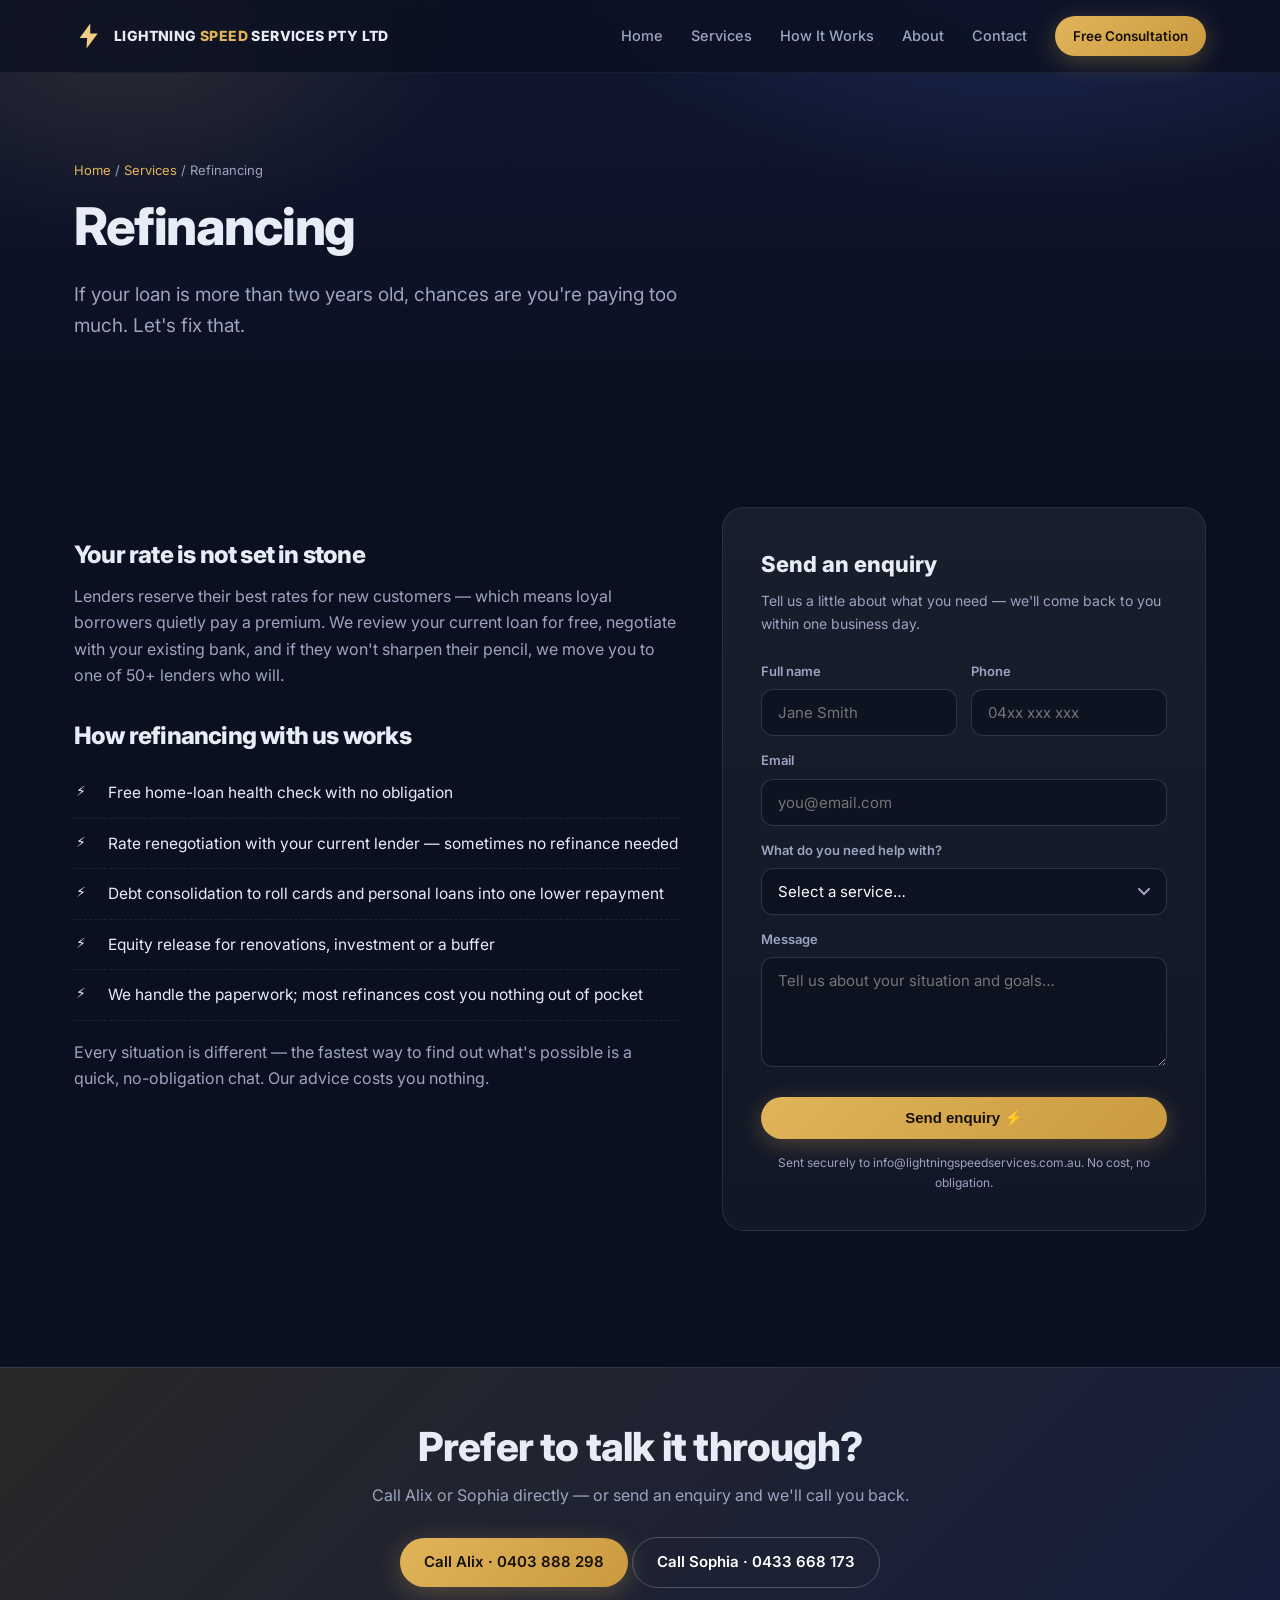
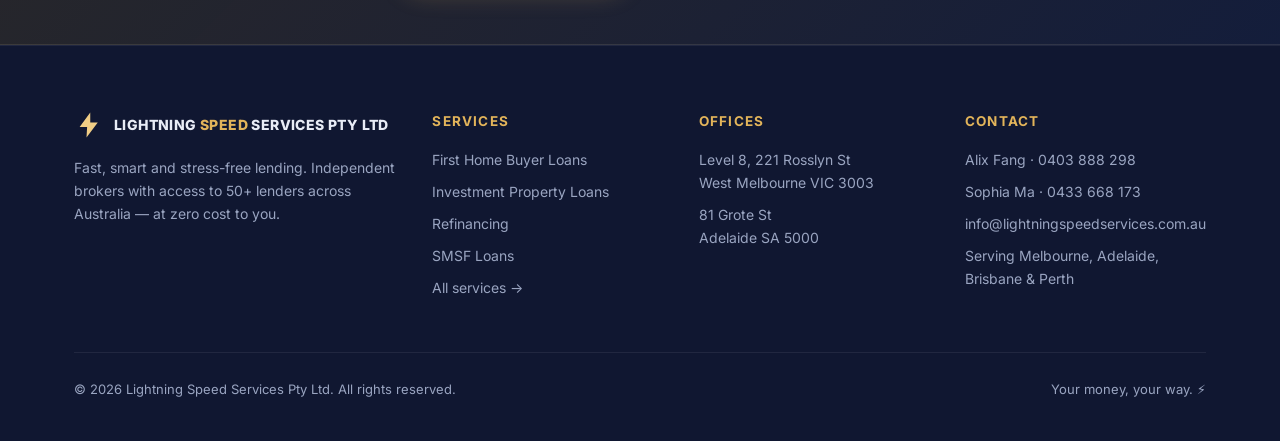
<file: refinancing.html>
<!DOCTYPE html>
<html lang="en">
<head>
<meta charset="UTF-8">
<meta name="viewport" content="width=device-width, initial-scale=1.0">
<title>Refinancing | Lightning Speed Services Pty Ltd</title>
<meta name="description" content="Stop paying the loyalty tax. Reprice or refinance to save thousands every year. Independent brokers, 50+ lenders, zero cost to you.">
<link rel="canonical" href="https://www.lightningspeedservices.com.au/refinancing.html">
<link rel="icon" href="data:image/svg+xml,<svg xmlns='http://www.w3.org/2000/svg' viewBox='0 0 24 24'><path d='M13 2 4.5 13.5h6L10 22l9-12h-6l0-8z' fill='%23e2b45a'/></svg>">
<link rel="preconnect" href="https://fonts.googleapis.com">
<link rel="preconnect" href="https://fonts.gstatic.com" crossorigin>
<link href="https://fonts.googleapis.com/css2?family=Inter:wght@400;500;600;700;800&display=swap" rel="stylesheet">
<link rel="stylesheet" href="styles.css">
</head>
<body>
<nav class="nav">
  <div class="nav-inner">
    <a class="logo" href="index.html"><svg class="bolt" viewBox="0 0 24 24" fill="none"><path d="M13 2 4.5 13.5h6L10 22l9-12h-6l0-8z" fill="url(#g1)"/><defs><linearGradient id="g1" x1="4" y1="2" x2="20" y2="22"><stop stop-color="#f0cd85"/><stop offset="1" stop-color="#c99a3f"/></linearGradient></defs></svg><span>LIGHTNING <em>SPEED</em><small>SERVICES PTY LTD</small></span></a>
    <div class="nav-links" id="navLinks">
      <a href="index.html">Home</a>
      <a href="index.html#services">Services</a>
      <a href="index.html#process">How It Works</a>
      <a href="index.html#about">About</a>
      <a href="index.html#contact">Contact</a>
      <a class="btn btn-gold btn-sm" href="index.html#contact">Free Consultation</a>
    </div>
    <button class="nav-toggle" id="navToggle" aria-label="Menu">☰</button>
  </div>
</nav>
<header class="page-hero">
  <div class="wrap">
    <div class="crumb"><a href="index.html">Home</a> / <a href="service-list.html">Services</a> / Refinancing</div>
    <h1>Refinancing</h1>
    <p class="lead">If your loan is more than two years old, chances are you're paying too much. Let's fix that.</p>
  </div>
</header>
<section>
  <div class="wrap split">
    <div class="prose">
      <h2>Your rate is not set in stone</h2>
      <p>Lenders reserve their best rates for new customers — which means loyal borrowers quietly pay a premium. We review your current loan for free, negotiate with your existing bank, and if they won't sharpen their pencil, we move you to one of 50+ lenders who will.</p>
      <h2>How refinancing with us works</h2>
      <ul class="list"><li>Free home-loan health check with no obligation</li><li>Rate renegotiation with your current lender — sometimes no refinance needed</li><li>Debt consolidation to roll cards and personal loans into one lower repayment</li><li>Equity release for renovations, investment or a buffer</li><li>We handle the paperwork; most refinances cost you nothing out of pocket</li></ul>
      <p>Every situation is different — the fastest way to find out what's possible is a quick, no-obligation chat. Our advice costs you nothing.</p>
    </div>
    <div class="side-card">
<div class="form">
  <h3>Send an enquiry</h3>
  <p class="sub">Tell us a little about what you need — we'll come back to you within one business day.</p>
  <form action="https://formsubmit.co/info@lightningspeedservices.com.au" method="POST">
    <input type="hidden" name="_subject" value="New website enquiry — Lightning Speed Services Pty Ltd">
    <input type="hidden" name="_template" value="table">
    <input type="hidden" name="_captcha" value="false">
    <input type="hidden" name="_next" value="https://www.lightningspeedservices.com.au/thanks.html">
    <input type="text" name="_honey" style="display:none">
    <div class="frow">
      <div class="field"><label for="f-name">Full name</label><input id="f-name" type="text" name="name" placeholder="Jane Smith" required></div>
      <div class="field"><label for="f-phone">Phone</label><input id="f-phone" type="tel" name="phone" placeholder="04xx xxx xxx" required></div>
    </div>
    <div class="field"><label for="f-email">Email</label><input id="f-email" type="email" name="email" placeholder="you@email.com" required></div>
    <div class="field"><label for="f-type">What do you need help with?</label>
      <select id="f-type" name="enquiry_type" required>
        <option value="" disabled selected>Select a service…</option>
        <option>First Home Buyer Loan</option>
        <option>Next Home Buyer Loan</option>
        <option>Investment Property Loan</option>
        <option>Construction &amp; Renovation Loan</option>
        <option>SMSF Loan</option>
        <option>Refinancing</option>
        <option>Commercial Property Loan</option>
        <option>Business Loan</option>
        <option>Asset &amp; Car Finance</option>
        <option>Something else</option>
      </select>
    </div>
    <div class="field"><label for="f-msg">Message</label><textarea id="f-msg" name="message" placeholder="Tell us about your situation and goals…"></textarea></div>
    <button class="btn btn-gold" type="submit">Send enquiry ⚡</button>
    <p class="note">Sent securely to info@lightningspeedservices.com.au. No cost, no obligation.</p>
  </form>
</div></div>
  </div>
</section>
<div class="cta-band">
  <div class="wrap">
    <h2>Prefer to talk it through?</h2>
    <p>Call Alix or Sophia directly — or send an enquiry and we'll call you back.</p>
    <a class="btn btn-gold" href="tel:+61403888298">Call Alix · 0403 888 298</a>
    <a class="btn btn-ghost" href="tel:+61433668173">Call Sophia · 0433 668 173</a>
  </div>
</div>

<footer>
  <div class="wrap">
    <div class="foot">
      <div>
        <a class="logo" href="index.html" style="margin-bottom:16px"><svg class="bolt" viewBox="0 0 24 24" fill="none"><path d="M13 2 4.5 13.5h6L10 22l9-12h-6l0-8z" fill="url(#g1)"/><defs><linearGradient id="g1" x1="4" y1="2" x2="20" y2="22"><stop stop-color="#f0cd85"/><stop offset="1" stop-color="#c99a3f"/></linearGradient></defs></svg><span>LIGHTNING <em>SPEED</em><small>SERVICES PTY LTD</small></span></a>
        <p>Fast, smart and stress-free lending. Independent brokers with access to 50+ lenders across Australia — at zero cost to you.</p>
      </div>
      <div>
        <h4>Services</h4>
        <a href="first-home-buyer-loans.html">First Home Buyer Loans</a>
        <a href="investment-property-loans.html">Investment Property Loans</a>
        <a href="refinancing.html">Refinancing</a>
        <a href="smsf-loans.html">SMSF Loans</a>
        <a href="service-list.html">All services →</a>
      </div>
      <div>
        <h4>Offices</h4>
        <p>Level 8, 221 Rosslyn St<br>West Melbourne VIC 3003</p>
        <p>81 Grote St<br>Adelaide SA 5000</p>
      </div>
      <div>
        <h4>Contact</h4>
        <a href="tel:+61403888298">Alix Fang · 0403 888 298</a>
        <a href="tel:+61433668173">Sophia Ma · 0433 668 173</a>
        <a href="mailto:info@lightningspeedservices.com.au">info@lightningspeedservices.com.au</a>
        <p>Serving Melbourne, Adelaide,<br>Brisbane &amp; Perth</p>
      </div>
    </div>
    <div class="copyright">
      <span>© 2026 Lightning Speed Services Pty Ltd. All rights reserved.</span>
      <span>Your money, your way. ⚡</span>
    </div>
  </div>
</footer>
<script>
const t=document.getElementById('navToggle'),l=document.getElementById('navLinks');
if(t)t.addEventListener('click',()=>l.classList.toggle('open'));
const io=new IntersectionObserver(es=>es.forEach(e=>{if(e.isIntersecting){e.target.classList.add('on');io.unobserve(e.target)}}),{threshold:.12});
document.querySelectorAll('.rv').forEach(el=>io.observe(el));
</script>
</body>
</html>
</file>
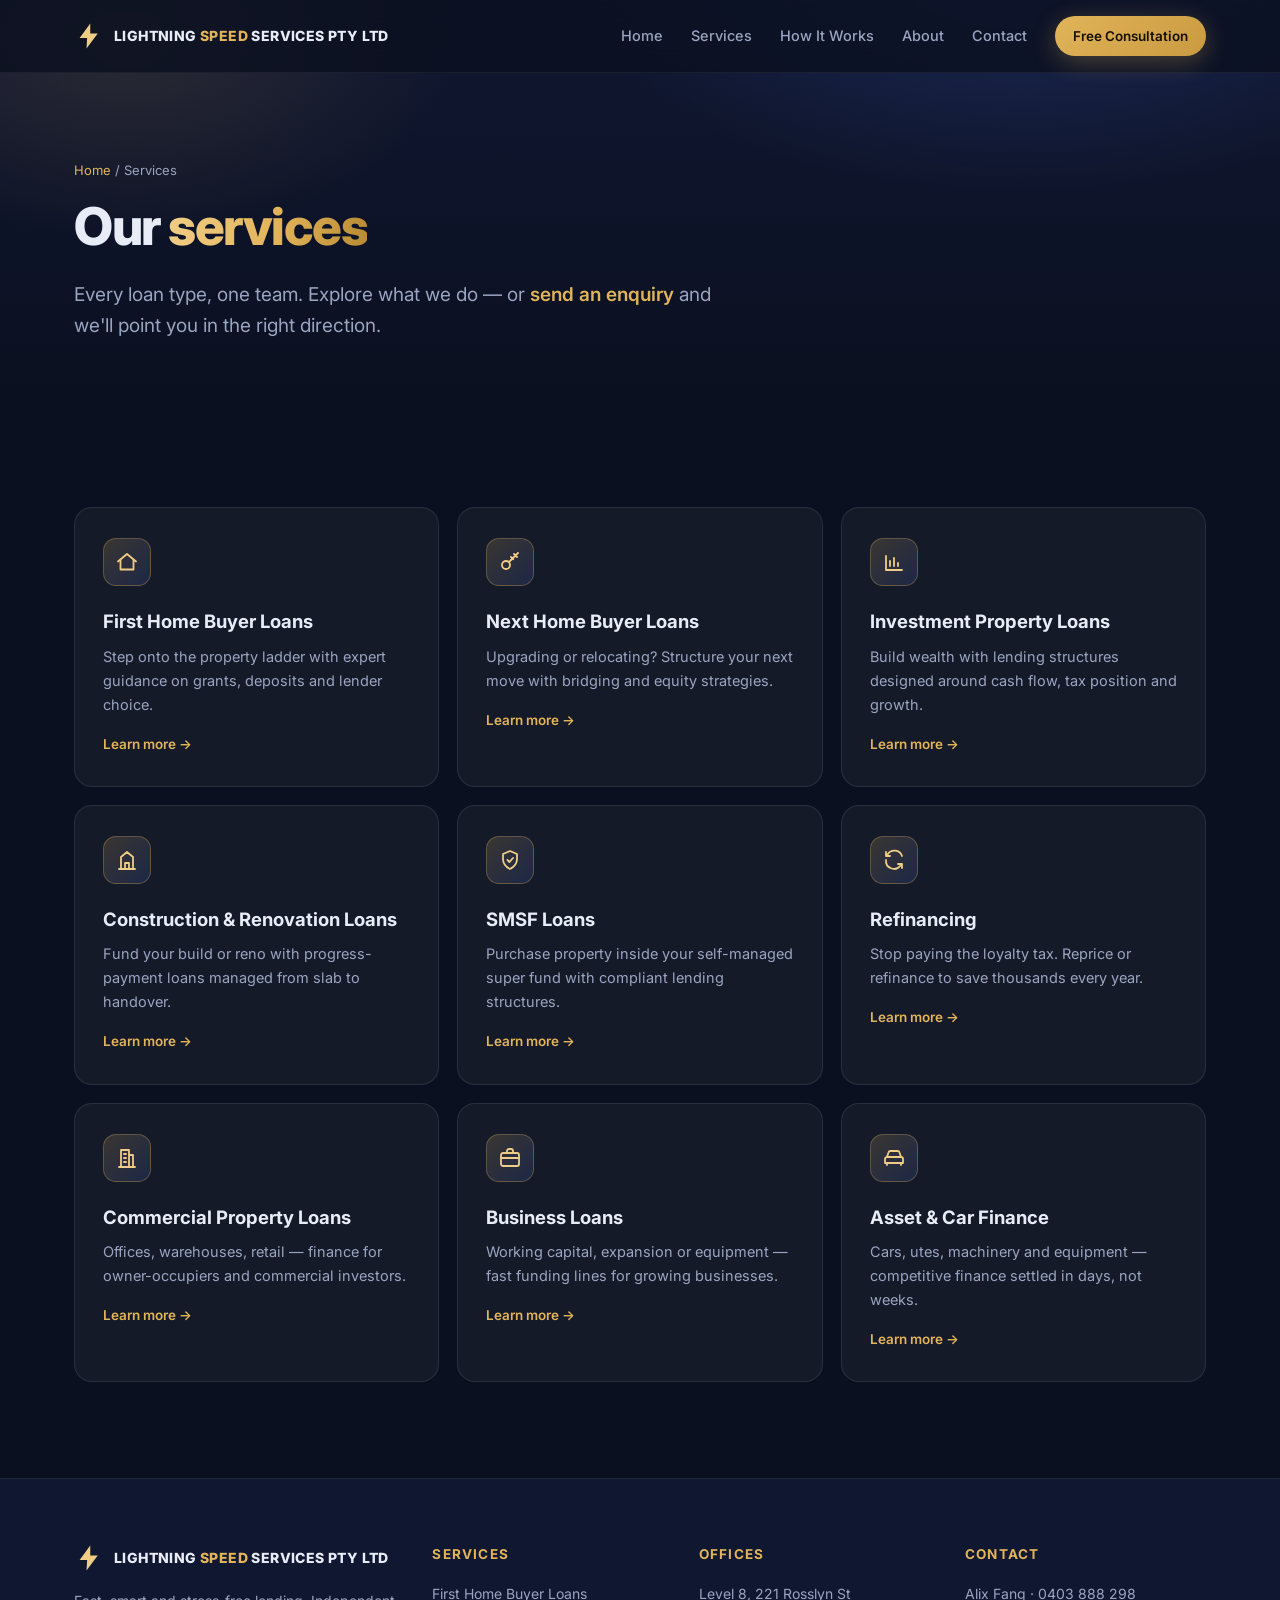
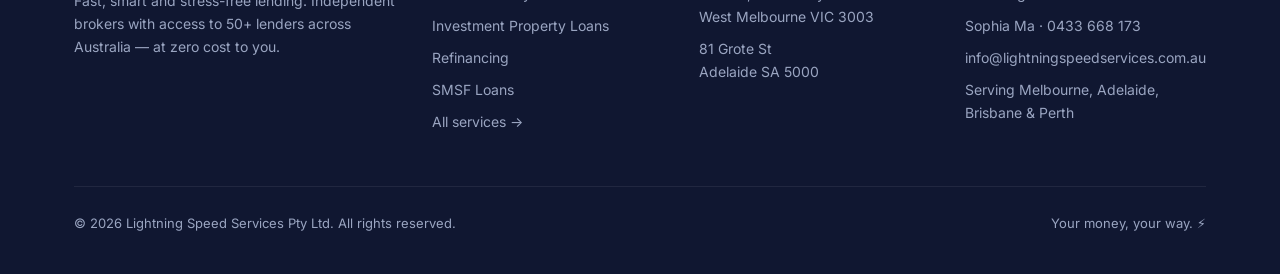
<file: service-list.html>
<!DOCTYPE html>
<html lang="en">
<head>
<meta charset="UTF-8">
<meta name="viewport" content="width=device-width, initial-scale=1.0">
<title>Our Services | Lightning Speed Services Pty Ltd</title>
<meta name="description" content="All lending services from Lightning Speed Services Pty Ltd: home loans, investment, construction, SMSF, refinancing, commercial, business and asset finance.">
<link rel="canonical" href="https://www.lightningspeedservices.com.au/service-list.html">
<link rel="icon" href="data:image/svg+xml,<svg xmlns='http://www.w3.org/2000/svg' viewBox='0 0 24 24'><path d='M13 2 4.5 13.5h6L10 22l9-12h-6l0-8z' fill='%23e2b45a'/></svg>">
<link rel="preconnect" href="https://fonts.googleapis.com">
<link rel="preconnect" href="https://fonts.gstatic.com" crossorigin>
<link href="https://fonts.googleapis.com/css2?family=Inter:wght@400;500;600;700;800&display=swap" rel="stylesheet">
<link rel="stylesheet" href="styles.css">
</head>
<body>
<nav class="nav">
  <div class="nav-inner">
    <a class="logo" href="index.html"><svg class="bolt" viewBox="0 0 24 24" fill="none"><path d="M13 2 4.5 13.5h6L10 22l9-12h-6l0-8z" fill="url(#g1)"/><defs><linearGradient id="g1" x1="4" y1="2" x2="20" y2="22"><stop stop-color="#f0cd85"/><stop offset="1" stop-color="#c99a3f"/></linearGradient></defs></svg><span>LIGHTNING <em>SPEED</em><small>SERVICES PTY LTD</small></span></a>
    <div class="nav-links" id="navLinks">
      <a href="index.html">Home</a>
      <a href="index.html#services">Services</a>
      <a href="index.html#process">How It Works</a>
      <a href="index.html#about">About</a>
      <a href="index.html#contact">Contact</a>
      <a class="btn btn-gold btn-sm" href="index.html#contact">Free Consultation</a>
    </div>
    <button class="nav-toggle" id="navToggle" aria-label="Menu">☰</button>
  </div>
</nav>
<header class="page-hero">
  <div class="wrap">
    <div class="crumb"><a href="index.html">Home</a> / Services</div>
    <h1>Our <span class="grad">services</span></h1>
    <p class="lead">Every loan type, one team. Explore what we do — or <a href="index.html#contact" style="color:var(--gold);font-weight:600">send an enquiry</a> and we'll point you in the right direction.</p>
  </div>
</header>
<section>
  <div class="wrap">
    <div class="grid-3">
      <a class="card rv" href="first-home-buyer-loans.html">
        <div class="ico"><svg viewBox="0 0 24 24" fill="none" stroke-width="1.8" stroke-linecap="round" stroke-linejoin="round"><path d="M3 11.5 12 4l9 7.5"/><path d="M5.5 10v9.5h13V10"/></svg></div>
        <h3>First Home Buyer Loans</h3>
        <p>Step onto the property ladder with expert guidance on grants, deposits and lender choice.</p>
        <span class="go">Learn more →</span>
      </a>
      <a class="card rv" href="next-home-buyer-loans-1.html">
        <div class="ico"><svg viewBox="0 0 24 24" fill="none" stroke-width="1.8" stroke-linecap="round" stroke-linejoin="round"><circle cx="8" cy="15" r="4"/><path d="m11 12 9-9m-4 1 3 3m-6 0 2.2 2.2"/></svg></div>
        <h3>Next Home Buyer Loans</h3>
        <p>Upgrading or relocating? Structure your next move with bridging and equity strategies.</p>
        <span class="go">Learn more →</span>
      </a>
      <a class="card rv" href="investment-property-loans.html">
        <div class="ico"><svg viewBox="0 0 24 24" fill="none" stroke-width="1.8" stroke-linecap="round" stroke-linejoin="round"><path d="M4 20V6m0 14h16M8 16v-5m4 5V8m4 8v-3"/></svg></div>
        <h3>Investment Property Loans</h3>
        <p>Build wealth with lending structures designed around cash flow, tax position and growth.</p>
        <span class="go">Learn more →</span>
      </a>
      <a class="card rv" href="construction-renovation-loans.html">
        <div class="ico"><svg viewBox="0 0 24 24" fill="none" stroke-width="1.8" stroke-linecap="round" stroke-linejoin="round"><path d="M4 21h16M6 21V9l6-5 6 5v12M10 21v-6h4v6"/></svg></div>
        <h3>Construction & Renovation Loans</h3>
        <p>Fund your build or reno with progress-payment loans managed from slab to handover.</p>
        <span class="go">Learn more →</span>
      </a>
      <a class="card rv" href="smsf-loans.html">
        <div class="ico"><svg viewBox="0 0 24 24" fill="none" stroke-width="1.8" stroke-linecap="round" stroke-linejoin="round"><path d="M12 3 5 6v5c0 4.5 3 8 7 10 4-2 7-5.5 7-10V6l-7-3z"/><path d="m9.5 12 2 2 3.5-4"/></svg></div>
        <h3>SMSF Loans</h3>
        <p>Purchase property inside your self-managed super fund with compliant lending structures.</p>
        <span class="go">Learn more →</span>
      </a>
      <a class="card rv" href="refinancing.html">
        <div class="ico"><svg viewBox="0 0 24 24" fill="none" stroke-width="1.8" stroke-linecap="round" stroke-linejoin="round"><path d="M20 8A8 8 0 0 0 5.7 6.3L4 8m0-4v4h4m-4 4a8 8 0 0 0 14.3 5.7L20 16m0 4v-4h-4"/></svg></div>
        <h3>Refinancing</h3>
        <p>Stop paying the loyalty tax. Reprice or refinance to save thousands every year.</p>
        <span class="go">Learn more →</span>
      </a>
      <a class="card rv" href="commercial-property-loans.html">
        <div class="ico"><svg viewBox="0 0 24 24" fill="none" stroke-width="1.8" stroke-linecap="round" stroke-linejoin="round"><path d="M4 21h16M6 21V4h8v17m4 0V9h-4M9 8h2m-2 4h2m-2 4h2"/></svg></div>
        <h3>Commercial Property Loans</h3>
        <p>Offices, warehouses, retail — finance for owner-occupiers and commercial investors.</p>
        <span class="go">Learn more →</span>
      </a>
      <a class="card rv" href="business-loans.html">
        <div class="ico"><svg viewBox="0 0 24 24" fill="none" stroke-width="1.8" stroke-linecap="round" stroke-linejoin="round"><rect x="3" y="7" width="18" height="13" rx="2"/><path d="M9 7V5a2 2 0 0 1 2-2h2a2 2 0 0 1 2 2v2m-12 5h18"/></svg></div>
        <h3>Business Loans</h3>
        <p>Working capital, expansion or equipment — fast funding lines for growing businesses.</p>
        <span class="go">Learn more →</span>
      </a>
      <a class="card rv" href="asset-car-finance.html">
        <div class="ico"><svg viewBox="0 0 24 24" fill="none" stroke-width="1.8" stroke-linecap="round" stroke-linejoin="round"><path d="m5 11 1.5-4.5A2 2 0 0 1 8.4 5h7.2a2 2 0 0 1 1.9 1.5L19 11m-14 0h14m-14 0a2 2 0 0 0-2 2v4h2m14-6a2 2 0 0 1 2 2v4h-2m-14 0v2m14-2v2m-14-2h14"/></svg></div>
        <h3>Asset & Car Finance</h3>
        <p>Cars, utes, machinery and equipment — competitive finance settled in days, not weeks.</p>
        <span class="go">Learn more →</span>
      </a>
    </div>
  </div>
</section>

<footer>
  <div class="wrap">
    <div class="foot">
      <div>
        <a class="logo" href="index.html" style="margin-bottom:16px"><svg class="bolt" viewBox="0 0 24 24" fill="none"><path d="M13 2 4.5 13.5h6L10 22l9-12h-6l0-8z" fill="url(#g1)"/><defs><linearGradient id="g1" x1="4" y1="2" x2="20" y2="22"><stop stop-color="#f0cd85"/><stop offset="1" stop-color="#c99a3f"/></linearGradient></defs></svg><span>LIGHTNING <em>SPEED</em><small>SERVICES PTY LTD</small></span></a>
        <p>Fast, smart and stress-free lending. Independent brokers with access to 50+ lenders across Australia — at zero cost to you.</p>
      </div>
      <div>
        <h4>Services</h4>
        <a href="first-home-buyer-loans.html">First Home Buyer Loans</a>
        <a href="investment-property-loans.html">Investment Property Loans</a>
        <a href="refinancing.html">Refinancing</a>
        <a href="smsf-loans.html">SMSF Loans</a>
        <a href="service-list.html">All services →</a>
      </div>
      <div>
        <h4>Offices</h4>
        <p>Level 8, 221 Rosslyn St<br>West Melbourne VIC 3003</p>
        <p>81 Grote St<br>Adelaide SA 5000</p>
      </div>
      <div>
        <h4>Contact</h4>
        <a href="tel:+61403888298">Alix Fang · 0403 888 298</a>
        <a href="tel:+61433668173">Sophia Ma · 0433 668 173</a>
        <a href="mailto:info@lightningspeedservices.com.au">info@lightningspeedservices.com.au</a>
        <p>Serving Melbourne, Adelaide,<br>Brisbane &amp; Perth</p>
      </div>
    </div>
    <div class="copyright">
      <span>© 2026 Lightning Speed Services Pty Ltd. All rights reserved.</span>
      <span>Your money, your way. ⚡</span>
    </div>
  </div>
</footer>
<script>
const t=document.getElementById('navToggle'),l=document.getElementById('navLinks');
if(t)t.addEventListener('click',()=>l.classList.toggle('open'));
const io=new IntersectionObserver(es=>es.forEach(e=>{if(e.isIntersecting){e.target.classList.add('on');io.unobserve(e.target)}}),{threshold:.12});
document.querySelectorAll('.rv').forEach(el=>io.observe(el));
</script>
</body>
</html>
</file>
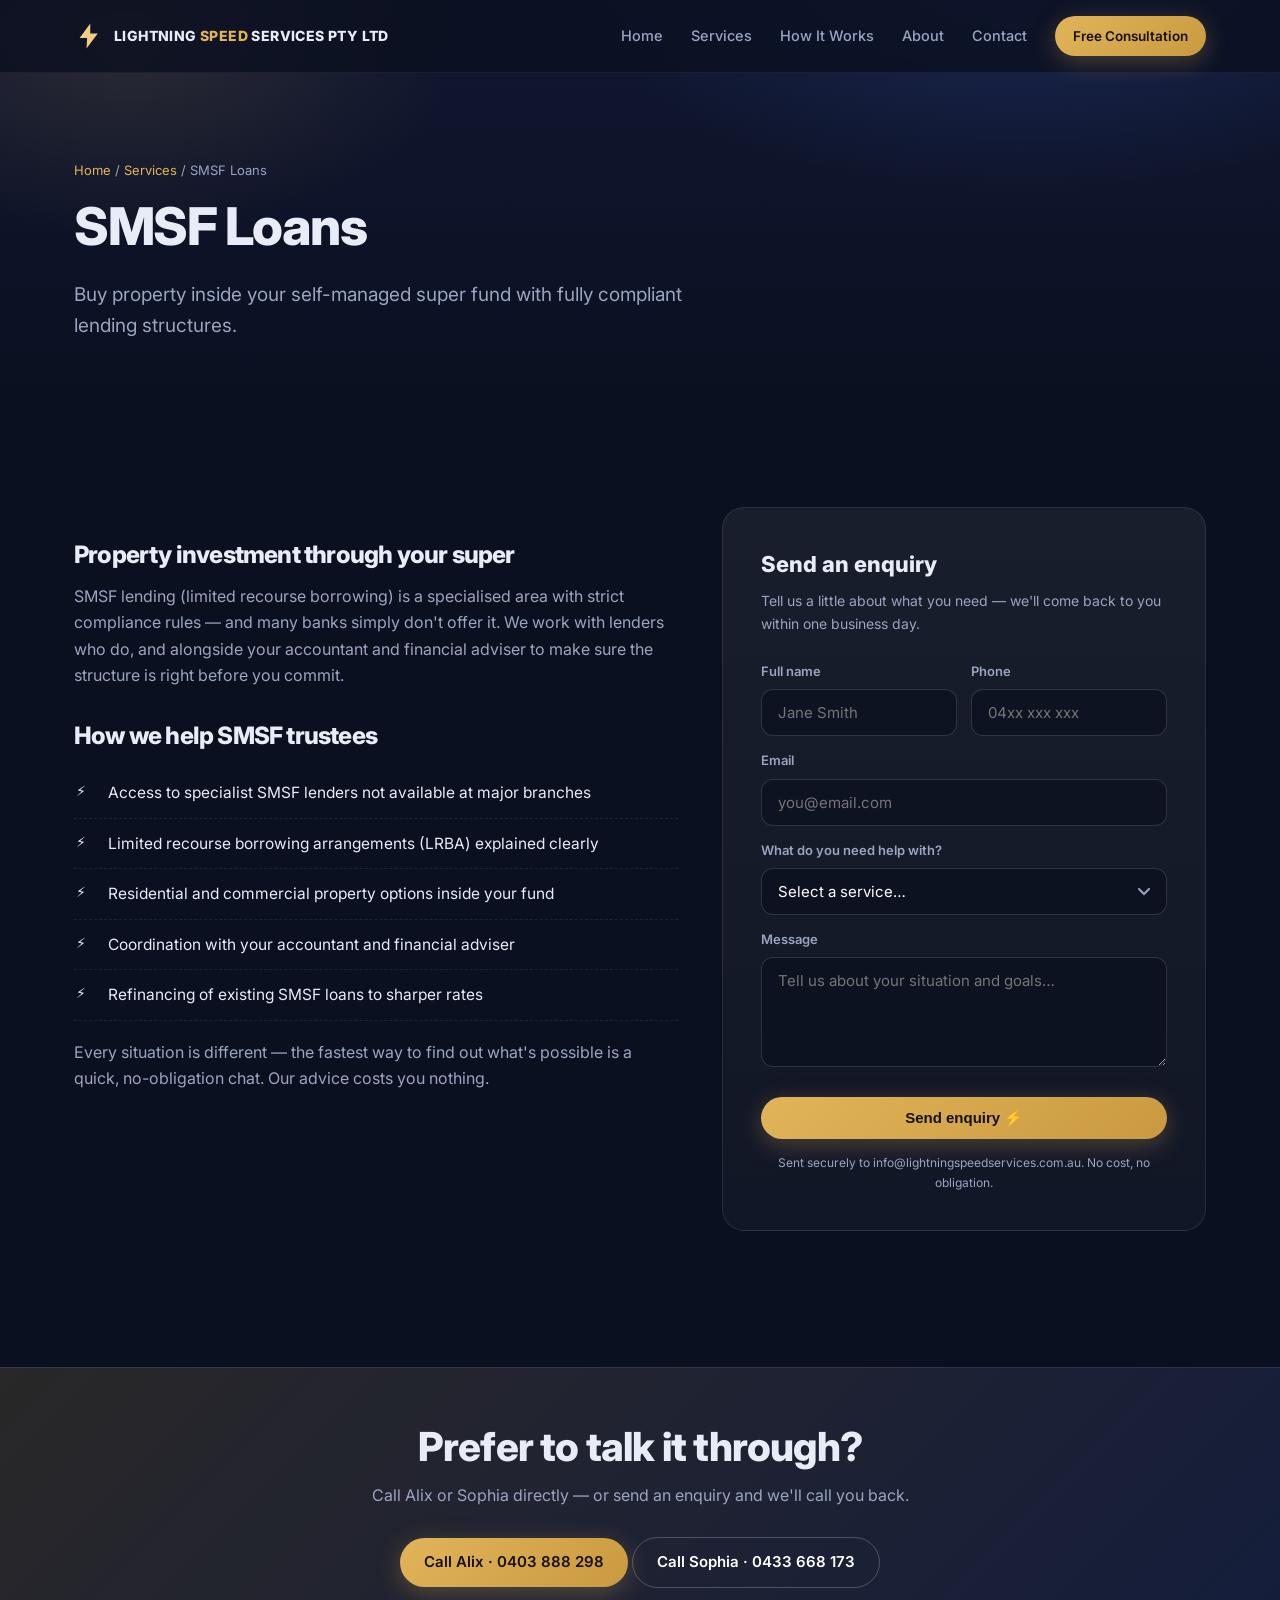
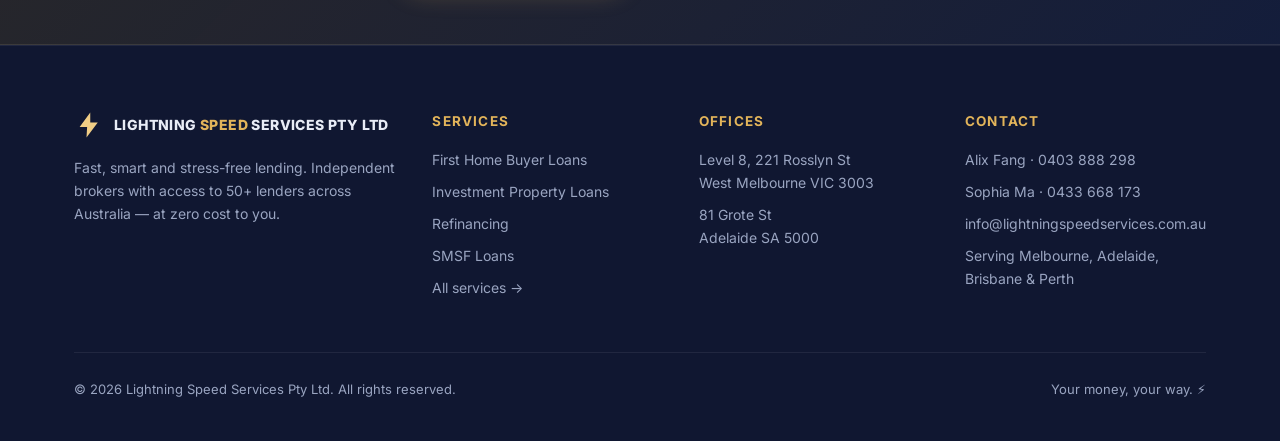
<file: smsf-loans.html>
<!DOCTYPE html>
<html lang="en">
<head>
<meta charset="UTF-8">
<meta name="viewport" content="width=device-width, initial-scale=1.0">
<title>SMSF Loans | Lightning Speed Services Pty Ltd</title>
<meta name="description" content="Purchase property inside your self-managed super fund with compliant lending structures. Independent brokers, 50+ lenders, zero cost to you.">
<link rel="canonical" href="https://www.lightningspeedservices.com.au/smsf-loans.html">
<link rel="icon" href="data:image/svg+xml,<svg xmlns='http://www.w3.org/2000/svg' viewBox='0 0 24 24'><path d='M13 2 4.5 13.5h6L10 22l9-12h-6l0-8z' fill='%23e2b45a'/></svg>">
<link rel="preconnect" href="https://fonts.googleapis.com">
<link rel="preconnect" href="https://fonts.gstatic.com" crossorigin>
<link href="https://fonts.googleapis.com/css2?family=Inter:wght@400;500;600;700;800&display=swap" rel="stylesheet">
<link rel="stylesheet" href="styles.css">
</head>
<body>
<nav class="nav">
  <div class="nav-inner">
    <a class="logo" href="index.html"><svg class="bolt" viewBox="0 0 24 24" fill="none"><path d="M13 2 4.5 13.5h6L10 22l9-12h-6l0-8z" fill="url(#g1)"/><defs><linearGradient id="g1" x1="4" y1="2" x2="20" y2="22"><stop stop-color="#f0cd85"/><stop offset="1" stop-color="#c99a3f"/></linearGradient></defs></svg><span>LIGHTNING <em>SPEED</em><small>SERVICES PTY LTD</small></span></a>
    <div class="nav-links" id="navLinks">
      <a href="index.html">Home</a>
      <a href="index.html#services">Services</a>
      <a href="index.html#process">How It Works</a>
      <a href="index.html#about">About</a>
      <a href="index.html#contact">Contact</a>
      <a class="btn btn-gold btn-sm" href="index.html#contact">Free Consultation</a>
    </div>
    <button class="nav-toggle" id="navToggle" aria-label="Menu">☰</button>
  </div>
</nav>
<header class="page-hero">
  <div class="wrap">
    <div class="crumb"><a href="index.html">Home</a> / <a href="service-list.html">Services</a> / SMSF Loans</div>
    <h1>SMSF Loans</h1>
    <p class="lead">Buy property inside your self-managed super fund with fully compliant lending structures.</p>
  </div>
</header>
<section>
  <div class="wrap split">
    <div class="prose">
      <h2>Property investment through your super</h2>
      <p>SMSF lending (limited recourse borrowing) is a specialised area with strict compliance rules — and many banks simply don't offer it. We work with lenders who do, and alongside your accountant and financial adviser to make sure the structure is right before you commit.</p>
      <h2>How we help SMSF trustees</h2>
      <ul class="list"><li>Access to specialist SMSF lenders not available at major branches</li><li>Limited recourse borrowing arrangements (LRBA) explained clearly</li><li>Residential and commercial property options inside your fund</li><li>Coordination with your accountant and financial adviser</li><li>Refinancing of existing SMSF loans to sharper rates</li></ul>
      <p>Every situation is different — the fastest way to find out what's possible is a quick, no-obligation chat. Our advice costs you nothing.</p>
    </div>
    <div class="side-card">
<div class="form">
  <h3>Send an enquiry</h3>
  <p class="sub">Tell us a little about what you need — we'll come back to you within one business day.</p>
  <form action="https://formsubmit.co/info@lightningspeedservices.com.au" method="POST">
    <input type="hidden" name="_subject" value="New website enquiry — Lightning Speed Services Pty Ltd">
    <input type="hidden" name="_template" value="table">
    <input type="hidden" name="_captcha" value="false">
    <input type="hidden" name="_next" value="https://www.lightningspeedservices.com.au/thanks.html">
    <input type="text" name="_honey" style="display:none">
    <div class="frow">
      <div class="field"><label for="f-name">Full name</label><input id="f-name" type="text" name="name" placeholder="Jane Smith" required></div>
      <div class="field"><label for="f-phone">Phone</label><input id="f-phone" type="tel" name="phone" placeholder="04xx xxx xxx" required></div>
    </div>
    <div class="field"><label for="f-email">Email</label><input id="f-email" type="email" name="email" placeholder="you@email.com" required></div>
    <div class="field"><label for="f-type">What do you need help with?</label>
      <select id="f-type" name="enquiry_type" required>
        <option value="" disabled selected>Select a service…</option>
        <option>First Home Buyer Loan</option>
        <option>Next Home Buyer Loan</option>
        <option>Investment Property Loan</option>
        <option>Construction &amp; Renovation Loan</option>
        <option>SMSF Loan</option>
        <option>Refinancing</option>
        <option>Commercial Property Loan</option>
        <option>Business Loan</option>
        <option>Asset &amp; Car Finance</option>
        <option>Something else</option>
      </select>
    </div>
    <div class="field"><label for="f-msg">Message</label><textarea id="f-msg" name="message" placeholder="Tell us about your situation and goals…"></textarea></div>
    <button class="btn btn-gold" type="submit">Send enquiry ⚡</button>
    <p class="note">Sent securely to info@lightningspeedservices.com.au. No cost, no obligation.</p>
  </form>
</div></div>
  </div>
</section>
<div class="cta-band">
  <div class="wrap">
    <h2>Prefer to talk it through?</h2>
    <p>Call Alix or Sophia directly — or send an enquiry and we'll call you back.</p>
    <a class="btn btn-gold" href="tel:+61403888298">Call Alix · 0403 888 298</a>
    <a class="btn btn-ghost" href="tel:+61433668173">Call Sophia · 0433 668 173</a>
  </div>
</div>

<footer>
  <div class="wrap">
    <div class="foot">
      <div>
        <a class="logo" href="index.html" style="margin-bottom:16px"><svg class="bolt" viewBox="0 0 24 24" fill="none"><path d="M13 2 4.5 13.5h6L10 22l9-12h-6l0-8z" fill="url(#g1)"/><defs><linearGradient id="g1" x1="4" y1="2" x2="20" y2="22"><stop stop-color="#f0cd85"/><stop offset="1" stop-color="#c99a3f"/></linearGradient></defs></svg><span>LIGHTNING <em>SPEED</em><small>SERVICES PTY LTD</small></span></a>
        <p>Fast, smart and stress-free lending. Independent brokers with access to 50+ lenders across Australia — at zero cost to you.</p>
      </div>
      <div>
        <h4>Services</h4>
        <a href="first-home-buyer-loans.html">First Home Buyer Loans</a>
        <a href="investment-property-loans.html">Investment Property Loans</a>
        <a href="refinancing.html">Refinancing</a>
        <a href="smsf-loans.html">SMSF Loans</a>
        <a href="service-list.html">All services →</a>
      </div>
      <div>
        <h4>Offices</h4>
        <p>Level 8, 221 Rosslyn St<br>West Melbourne VIC 3003</p>
        <p>81 Grote St<br>Adelaide SA 5000</p>
      </div>
      <div>
        <h4>Contact</h4>
        <a href="tel:+61403888298">Alix Fang · 0403 888 298</a>
        <a href="tel:+61433668173">Sophia Ma · 0433 668 173</a>
        <a href="mailto:info@lightningspeedservices.com.au">info@lightningspeedservices.com.au</a>
        <p>Serving Melbourne, Adelaide,<br>Brisbane &amp; Perth</p>
      </div>
    </div>
    <div class="copyright">
      <span>© 2026 Lightning Speed Services Pty Ltd. All rights reserved.</span>
      <span>Your money, your way. ⚡</span>
    </div>
  </div>
</footer>
<script>
const t=document.getElementById('navToggle'),l=document.getElementById('navLinks');
if(t)t.addEventListener('click',()=>l.classList.toggle('open'));
const io=new IntersectionObserver(es=>es.forEach(e=>{if(e.isIntersecting){e.target.classList.add('on');io.unobserve(e.target)}}),{threshold:.12});
document.querySelectorAll('.rv').forEach(el=>io.observe(el));
</script>
</body>
</html>
</file>
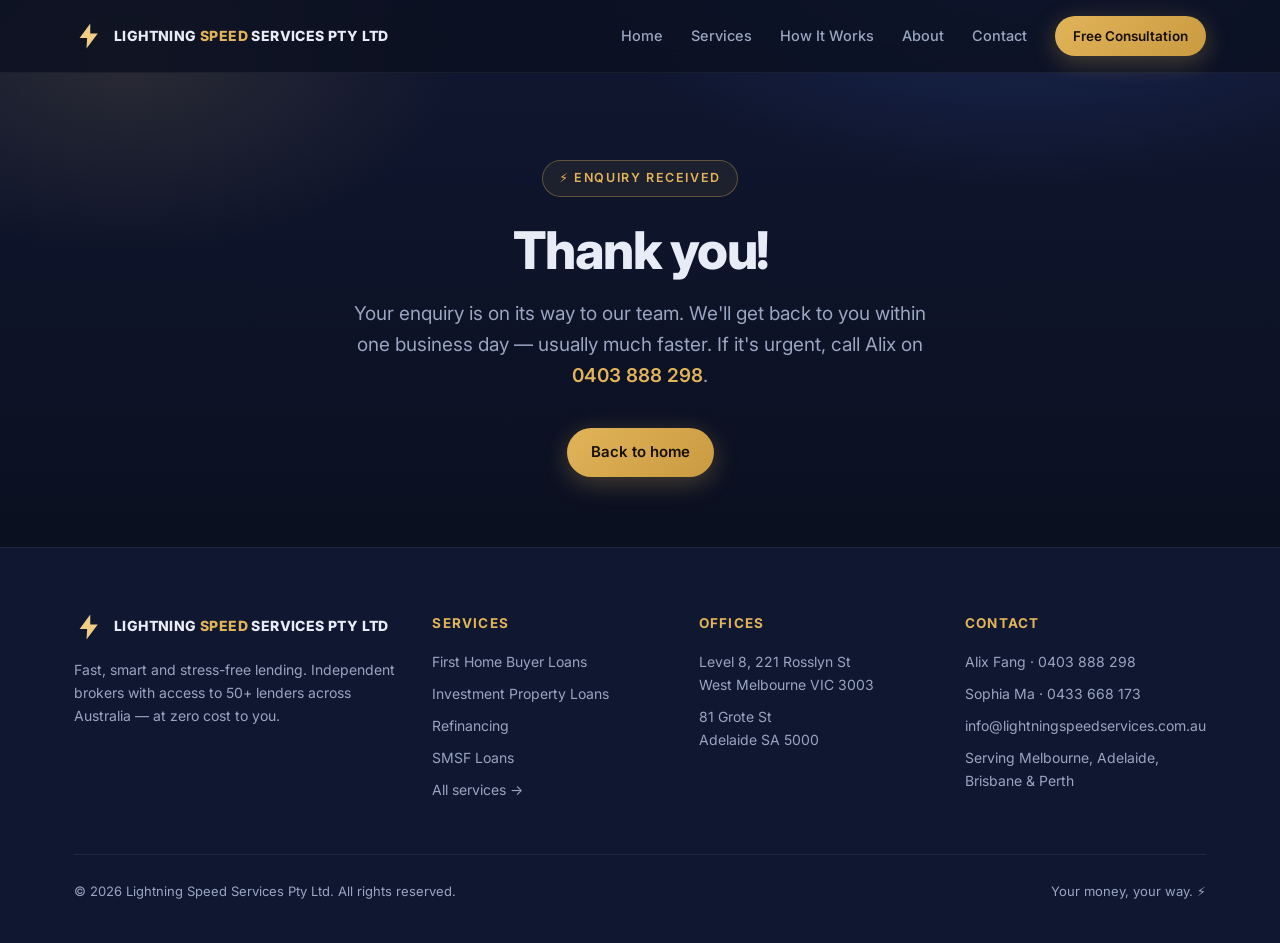
<file: thanks.html>
<!DOCTYPE html>
<html lang="en">
<head>
<meta charset="UTF-8">
<meta name="viewport" content="width=device-width, initial-scale=1.0">
<title>Thank You | Lightning Speed Services Pty Ltd</title>
<meta name="description" content="Thanks for your enquiry — Lightning Speed Services Pty Ltd will be in touch within one business day.">
<link rel="canonical" href="https://www.lightningspeedservices.com.au/thanks.html">
<link rel="icon" href="data:image/svg+xml,<svg xmlns='http://www.w3.org/2000/svg' viewBox='0 0 24 24'><path d='M13 2 4.5 13.5h6L10 22l9-12h-6l0-8z' fill='%23e2b45a'/></svg>">
<link rel="preconnect" href="https://fonts.googleapis.com">
<link rel="preconnect" href="https://fonts.gstatic.com" crossorigin>
<link href="https://fonts.googleapis.com/css2?family=Inter:wght@400;500;600;700;800&display=swap" rel="stylesheet">
<link rel="stylesheet" href="styles.css">
</head>
<body>
<nav class="nav">
  <div class="nav-inner">
    <a class="logo" href="index.html"><svg class="bolt" viewBox="0 0 24 24" fill="none"><path d="M13 2 4.5 13.5h6L10 22l9-12h-6l0-8z" fill="url(#g1)"/><defs><linearGradient id="g1" x1="4" y1="2" x2="20" y2="22"><stop stop-color="#f0cd85"/><stop offset="1" stop-color="#c99a3f"/></linearGradient></defs></svg><span>LIGHTNING <em>SPEED</em><small>SERVICES PTY LTD</small></span></a>
    <div class="nav-links" id="navLinks">
      <a href="index.html">Home</a>
      <a href="index.html#services">Services</a>
      <a href="index.html#process">How It Works</a>
      <a href="index.html#about">About</a>
      <a href="index.html#contact">Contact</a>
      <a class="btn btn-gold btn-sm" href="index.html#contact">Free Consultation</a>
    </div>
    <button class="nav-toggle" id="navToggle" aria-label="Menu">☰</button>
  </div>
</nav>
<header class="page-hero" style="min-height:60vh;display:flex;align-items:center">
  <div class="wrap" style="text-align:center;max-width:640px">
    <div class="kicker">⚡ Enquiry received</div>
    <h1>Thank you!</h1>
    <p class="lead" style="margin:20px auto 36px">Your enquiry is on its way to our team. We'll get back to you within one business day — usually much faster. If it's urgent, call Alix on <a href="tel:+61403888298" style="color:var(--gold);font-weight:600">0403 888 298</a>.</p>
    <a class="btn btn-gold" href="index.html">Back to home</a>
  </div>
</header>

<footer>
  <div class="wrap">
    <div class="foot">
      <div>
        <a class="logo" href="index.html" style="margin-bottom:16px"><svg class="bolt" viewBox="0 0 24 24" fill="none"><path d="M13 2 4.5 13.5h6L10 22l9-12h-6l0-8z" fill="url(#g1)"/><defs><linearGradient id="g1" x1="4" y1="2" x2="20" y2="22"><stop stop-color="#f0cd85"/><stop offset="1" stop-color="#c99a3f"/></linearGradient></defs></svg><span>LIGHTNING <em>SPEED</em><small>SERVICES PTY LTD</small></span></a>
        <p>Fast, smart and stress-free lending. Independent brokers with access to 50+ lenders across Australia — at zero cost to you.</p>
      </div>
      <div>
        <h4>Services</h4>
        <a href="first-home-buyer-loans.html">First Home Buyer Loans</a>
        <a href="investment-property-loans.html">Investment Property Loans</a>
        <a href="refinancing.html">Refinancing</a>
        <a href="smsf-loans.html">SMSF Loans</a>
        <a href="service-list.html">All services →</a>
      </div>
      <div>
        <h4>Offices</h4>
        <p>Level 8, 221 Rosslyn St<br>West Melbourne VIC 3003</p>
        <p>81 Grote St<br>Adelaide SA 5000</p>
      </div>
      <div>
        <h4>Contact</h4>
        <a href="tel:+61403888298">Alix Fang · 0403 888 298</a>
        <a href="tel:+61433668173">Sophia Ma · 0433 668 173</a>
        <a href="mailto:info@lightningspeedservices.com.au">info@lightningspeedservices.com.au</a>
        <p>Serving Melbourne, Adelaide,<br>Brisbane &amp; Perth</p>
      </div>
    </div>
    <div class="copyright">
      <span>© 2026 Lightning Speed Services Pty Ltd. All rights reserved.</span>
      <span>Your money, your way. ⚡</span>
    </div>
  </div>
</footer>
<script>
const t=document.getElementById('navToggle'),l=document.getElementById('navLinks');
if(t)t.addEventListener('click',()=>l.classList.toggle('open'));
const io=new IntersectionObserver(es=>es.forEach(e=>{if(e.isIntersecting){e.target.classList.add('on');io.unobserve(e.target)}}),{threshold:.12});
document.querySelectorAll('.rv').forEach(el=>io.observe(el));
</script>
</body>
</html>
</file>
<file: styles.css>
/* Lightning Speed Services Pty Ltd — dark premium theme */
:root{
  --bg:#0b1020;
  --bg-2:#101731;
  --bg-3:#151d3b;
  --card:rgba(255,255,255,.045);
  --card-brd:rgba(255,255,255,.09);
  --text:#e8ecf6;
  --muted:#9aa5c1;
  --gold:#e2b45a;
  --gold-2:#f0cd85;
  --blue:#4f7cff;
  --radius:18px;
  --max:1180px;
}
*{margin:0;padding:0;box-sizing:border-box}
html{scroll-behavior:smooth}
body{
  font-family:'Inter',system-ui,-apple-system,'Segoe UI',Roboto,sans-serif;
  background:var(--bg);color:var(--text);line-height:1.65;
  -webkit-font-smoothing:antialiased;overflow-x:hidden;
}
img{max-width:100%;display:block}
a{color:inherit;text-decoration:none}
.wrap{max-width:var(--max);margin:0 auto;padding:0 24px}

/* ---------- Nav ---------- */
.nav{
  position:fixed;top:0;left:0;right:0;z-index:100;
  background:rgba(11,16,32,.82);backdrop-filter:blur(14px);
  border-bottom:1px solid rgba(255,255,255,.06);
}
.nav-inner{max-width:var(--max);margin:0 auto;padding:0 24px;height:72px;display:flex;align-items:center;justify-content:space-between;gap:16px}
.logo{display:flex;align-items:center;gap:10px;font-weight:800;letter-spacing:.4px;font-size:15px;white-space:nowrap}
.logo .bolt{width:30px;height:30px;flex:0 0 auto}
.logo span em{font-style:normal;color:var(--gold)}
.nav-links{display:flex;align-items:center;gap:28px;font-size:14.5px;font-weight:500}
.nav-links a{color:var(--muted);transition:color .2s}
.nav-links a:hover{color:#fff}
.nav-links a.btn-gold,.nav-links a.btn-gold:hover{color:#161005}
.btn{
  display:inline-flex;align-items:center;justify-content:center;gap:8px;
  padding:12px 24px;border-radius:999px;font-weight:600;font-size:15px;
  transition:transform .18s,box-shadow .18s,background .18s;cursor:pointer;border:0;
}
.btn-gold{background:linear-gradient(135deg,var(--gold),#c99a3f);color:#161005;box-shadow:0 6px 24px rgba(226,180,90,.28)}
.btn-gold:hover{transform:translateY(-2px);box-shadow:0 10px 30px rgba(226,180,90,.4)}
.btn-ghost{border:1px solid rgba(255,255,255,.22);color:#fff;background:transparent}
.btn-ghost:hover{background:rgba(255,255,255,.07)}
.btn-sm{padding:9px 18px;font-size:13.5px}
.nav-toggle{display:none;background:none;border:0;color:#fff;font-size:26px;cursor:pointer}

/* ---------- Hero ---------- */
.hero{
  position:relative;padding:170px 0 110px;
  background:
    radial-gradient(900px 480px at 78% -10%,rgba(79,124,255,.22),transparent 60%),
    radial-gradient(700px 420px at 12% 8%,rgba(226,180,90,.14),transparent 55%),
    linear-gradient(180deg,var(--bg-2),var(--bg));
}
.hero:after{
  content:"";position:absolute;inset:0;pointer-events:none;
  background-image:linear-gradient(rgba(255,255,255,.035) 1px,transparent 1px),linear-gradient(90deg,rgba(255,255,255,.035) 1px,transparent 1px);
  background-size:56px 56px;
  mask-image:radial-gradient(700px 420px at 50% 0%,#000 30%,transparent 75%);
}
.hero .wrap{position:relative;z-index:2}
.kicker{
  display:inline-flex;align-items:center;gap:8px;font-size:12.5px;font-weight:600;letter-spacing:1.6px;
  text-transform:uppercase;color:var(--gold);border:1px solid rgba(226,180,90,.35);
  padding:7px 16px;border-radius:999px;background:rgba(226,180,90,.07);margin-bottom:26px;
}
h1{font-size:clamp(38px,6vw,68px);line-height:1.06;font-weight:800;letter-spacing:-1.5px;max-width:820px}
h1 .grad{background:linear-gradient(92deg,var(--gold-2),var(--gold) 55%,#b98c33);-webkit-background-clip:text;background-clip:text;color:transparent}
.lead{font-size:clamp(16px,2vw,19px);color:var(--muted);max-width:640px;margin:24px 0 38px}
.hero-cta{display:flex;gap:16px;flex-wrap:wrap}
.stats{display:grid;grid-template-columns:repeat(4,1fr);gap:14px;margin-top:72px}
.stat{background:var(--card);border:1px solid var(--card-brd);border-radius:var(--radius);padding:22px 24px}
.stat b{display:block;font-size:28px;font-weight:800;color:#fff}
.stat b i{font-style:normal;color:var(--gold)}
.stat span{font-size:13.5px;color:var(--muted)}

/* ---------- Sections ---------- */
section{padding:96px 0}
.sec-head{max-width:680px;margin-bottom:54px}
.sec-head.center{margin-left:auto;margin-right:auto;text-align:center}
.eyebrow{font-size:12.5px;font-weight:700;letter-spacing:1.8px;text-transform:uppercase;color:var(--gold);margin-bottom:14px}
h2{font-size:clamp(28px,3.6vw,40px);font-weight:800;letter-spacing:-.8px;line-height:1.15}
.sec-head p{color:var(--muted);margin-top:16px;font-size:16.5px}
.alt{background:linear-gradient(180deg,var(--bg),var(--bg-2) 30%,var(--bg))}

/* services */
.grid-3{display:grid;grid-template-columns:repeat(3,1fr);gap:18px}
.card{
  background:var(--card);border:1px solid var(--card-brd);border-radius:var(--radius);
  padding:30px 28px;transition:transform .22s,border-color .22s,background .22s;position:relative;overflow:hidden;
}
a.card:hover{transform:translateY(-5px);border-color:rgba(226,180,90,.45);background:rgba(255,255,255,.07)}
.card .ico{
  width:48px;height:48px;border-radius:13px;display:flex;align-items:center;justify-content:center;
  background:linear-gradient(135deg,rgba(226,180,90,.18),rgba(79,124,255,.14));
  border:1px solid rgba(226,180,90,.3);margin-bottom:20px;
}
.card .ico svg{width:24px;height:24px;stroke:var(--gold-2)}
.card h3{font-size:18.5px;font-weight:700;margin-bottom:8px}
.card p{font-size:14.5px;color:var(--muted)}
.card .go{margin-top:16px;font-size:13.5px;font-weight:600;color:var(--gold);display:inline-flex;align-items:center;gap:6px}

/* process */
.steps{display:grid;grid-template-columns:repeat(5,1fr);gap:16px;counter-reset:step}
.step{background:var(--card);border:1px solid var(--card-brd);border-radius:var(--radius);padding:26px 22px;position:relative}
.step:before{
  counter-increment:step;content:"0" counter(step);
  font-size:13px;font-weight:800;color:var(--gold);letter-spacing:1px;
  display:inline-block;margin-bottom:14px;border:1px solid rgba(226,180,90,.4);
  padding:4px 12px;border-radius:999px;background:rgba(226,180,90,.08);
}
.step h3{font-size:16px;font-weight:700;margin-bottom:8px}
.step p{font-size:13.5px;color:var(--muted)}

/* why */
.why{display:grid;grid-template-columns:repeat(3,1fr);gap:18px}
.why .card h3{display:flex;align-items:center;gap:10px}
.tick{color:var(--gold);font-weight:800}

/* team */
.team{display:grid;grid-template-columns:repeat(4,1fr);gap:18px}
.member{background:var(--card);border:1px solid var(--card-brd);border-radius:var(--radius);padding:30px 24px;text-align:center}
.avatar{
  width:76px;height:76px;margin:0 auto 18px;border-radius:50%;
  display:flex;align-items:center;justify-content:center;font-weight:800;font-size:24px;color:#161005;
  background:linear-gradient(135deg,var(--gold-2),#c99a3f);
}
.member h3{font-size:17px;font-weight:700}
.member span{font-size:13px;color:var(--muted)}

/* offices + contact */
.contact-grid{display:grid;grid-template-columns:1fr 1.15fr;gap:40px;align-items:start}
.office{background:var(--card);border:1px solid var(--card-brd);border-radius:var(--radius);padding:26px 28px;margin-bottom:16px}
.office h3{font-size:16px;font-weight:700;color:var(--gold);margin-bottom:10px;letter-spacing:.4px}
.office p{font-size:14.5px;color:var(--muted)}
.office a{color:var(--text);font-weight:600}
.office a:hover{color:var(--gold)}
.form{
  background:linear-gradient(180deg,rgba(255,255,255,.06),rgba(255,255,255,.03));
  border:1px solid var(--card-brd);border-radius:22px;padding:38px;
}
.form h3{font-size:22px;font-weight:800;margin-bottom:6px}
.form .sub{font-size:14px;color:var(--muted);margin-bottom:26px}
.frow{display:grid;grid-template-columns:1fr 1fr;gap:14px}
.field{margin-bottom:14px}
label{display:block;font-size:13px;font-weight:600;color:var(--muted);margin-bottom:7px}
input,select,textarea{
  width:100%;padding:13px 16px;border-radius:12px;font-size:15px;color:#fff;
  background:rgba(11,16,32,.65);border:1px solid rgba(255,255,255,.14);outline:none;
  font-family:inherit;transition:border-color .2s;
}
input:focus,select:focus,textarea:focus{border-color:var(--gold)}
select{appearance:none;background-image:url("data:image/svg+xml;utf8,<svg xmlns='http://www.w3.org/2000/svg' width='12' height='8' viewBox='0 0 12 8'><path d='M1 1l5 5 5-5' stroke='%239aa5c1' stroke-width='2' fill='none' stroke-linecap='round'/></svg>");background-repeat:no-repeat;background-position:right 16px center}
select option{background:var(--bg-2);color:#fff}
textarea{min-height:110px;resize:vertical}
.form .btn{width:100%;margin-top:8px}
.form .note{font-size:12px;color:var(--muted);margin-top:14px;text-align:center}

/* service page hero */
.page-hero{
  padding:160px 0 70px;position:relative;
  background:
    radial-gradient(760px 400px at 80% -10%,rgba(79,124,255,.2),transparent 60%),
    radial-gradient(600px 360px at 10% 10%,rgba(226,180,90,.13),transparent 55%),
    linear-gradient(180deg,var(--bg-2),var(--bg));
}
.crumb{font-size:13px;color:var(--muted);margin-bottom:18px}
.crumb a{color:var(--gold)}
.page-hero h1{font-size:clamp(32px,4.6vw,52px)}
.page-hero .lead{margin-bottom:0}
.split{display:grid;grid-template-columns:1.25fr 1fr;gap:44px;align-items:start}
.prose p{color:var(--muted);margin-bottom:18px;font-size:16px}
.prose h2{font-size:24px;margin:34px 0 14px}
.list{list-style:none;margin:18px 0}
.list li{padding:12px 0 12px 34px;position:relative;color:var(--text);border-bottom:1px dashed rgba(255,255,255,.08);font-size:15.5px}
.list li:before{content:"⚡";position:absolute;left:2px;top:11px;font-size:14px}
.side-card{position:sticky;top:100px}
.cta-band{
  margin:40px 0 0;padding:56px 0;
  background:linear-gradient(135deg,rgba(226,180,90,.14),rgba(79,124,255,.12));
  border-top:1px solid var(--card-brd);border-bottom:1px solid var(--card-brd);text-align:center;
}
.cta-band h2{margin-bottom:12px}
.cta-band p{color:var(--muted);margin-bottom:28px}

/* footer */
footer{padding:64px 0 40px;border-top:1px solid rgba(255,255,255,.07);background:var(--bg-2)}
.foot{display:grid;grid-template-columns:1.4fr 1fr 1fr 1fr;gap:36px;margin-bottom:44px}
.foot h4{font-size:13.5px;font-weight:700;letter-spacing:1.2px;text-transform:uppercase;color:var(--gold);margin-bottom:16px}
.foot a,.foot p{display:block;font-size:14px;color:var(--muted);margin-bottom:9px}
.foot a:hover{color:#fff}
.copyright{border-top:1px solid rgba(255,255,255,.07);padding-top:26px;font-size:13px;color:var(--muted);display:flex;justify-content:space-between;gap:12px;flex-wrap:wrap}

/* reveal animation */
.rv{opacity:0;transform:translateY(22px);transition:opacity .6s ease,transform .6s ease}
.rv.on{opacity:1;transform:none}

/* responsive */
@media(max-width:960px){
  .grid-3,.why{grid-template-columns:1fr 1fr}
  .steps{grid-template-columns:1fr 1fr}
  .team{grid-template-columns:1fr 1fr}
  .stats{grid-template-columns:1fr 1fr}
  .contact-grid,.split{grid-template-columns:1fr}
  .foot{grid-template-columns:1fr 1fr}
  .side-card{position:static}
}
@media(max-width:680px){
  .nav-links{
    display:none;position:absolute;top:72px;left:0;right:0;flex-direction:column;
    background:rgba(11,16,32,.97);padding:24px;gap:18px;border-bottom:1px solid rgba(255,255,255,.08);
  }
  .nav-links.open{display:flex}
  .nav-toggle{display:block}
  .grid-3,.why,.steps,.team,.frow{grid-template-columns:1fr}
}

.logo span{line-height:1.15}.logo small{display:block;font-size:10px;letter-spacing:3px;font-weight:600;color:var(--muted);margin-top:5px}.foot a.logo{display:flex;color:var(--text)}.rv{opacity:1;transform:none}section{scroll-margin-top:90px}@media(min-width:681px) and (max-width:1050px){.nav-links{gap:13px;font-size:13px}.nav-inner{padding:0 16px}.logo{font-size:13px}}@media(max-width:400px){.logo{font-size:12px}.logo small{font-size:9px}.foot{grid-template-columns:1fr}}

.logo small{display:inline;font-size:inherit;letter-spacing:inherit;font-weight:inherit;color:inherit;margin:0}.logo small:before{content:" "}.logo{font-size:14px}@media(max-width:1050px){.nav-links{gap:12px;font-size:12px}.logo{font-size:12px}}@media(max-width:800px){.nav-links{display:none}.nav-links.open{display:flex;position:absolute;top:72px;left:0;right:0;flex-direction:column;background:var(--bg);padding:24px}.nav-toggle{display:block}}@media(max-width:400px){.logo{font-size:10px;gap:6px}.logo .bolt{width:22px;height:22px}}
</file>
